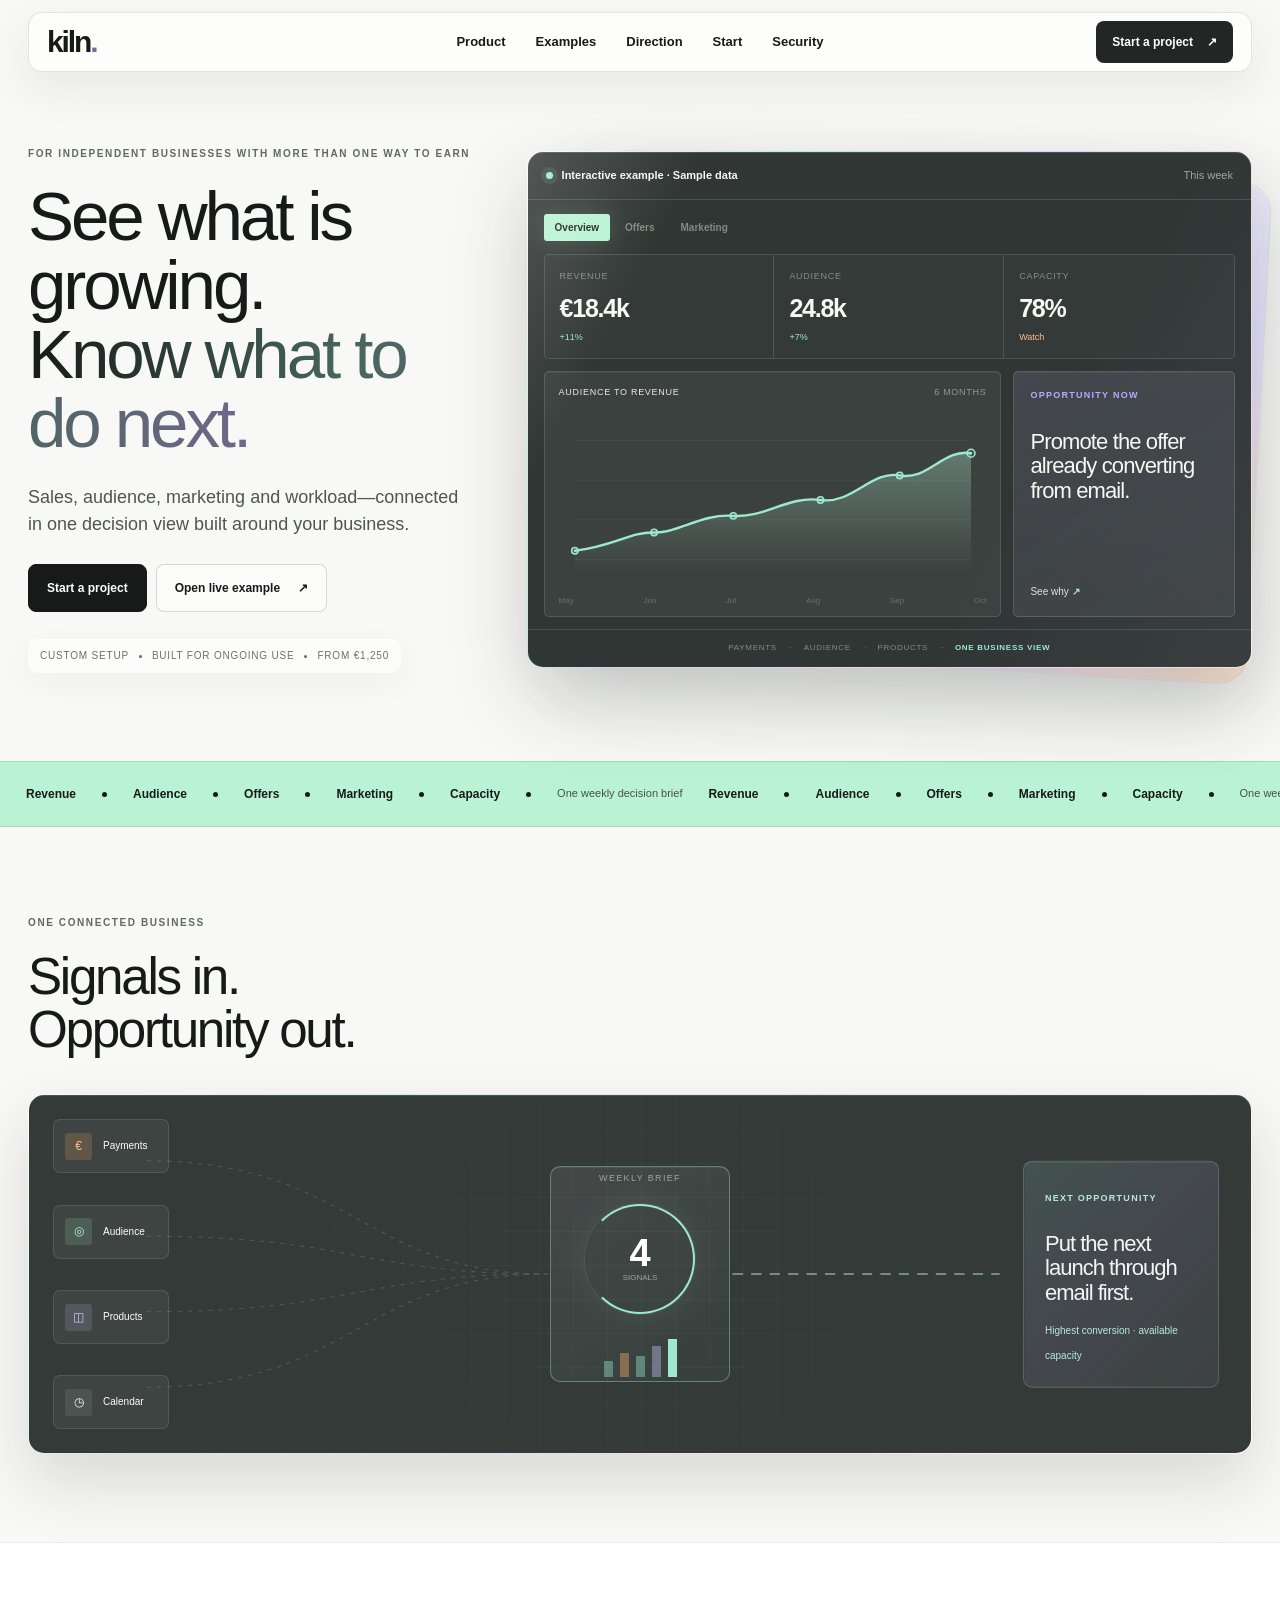
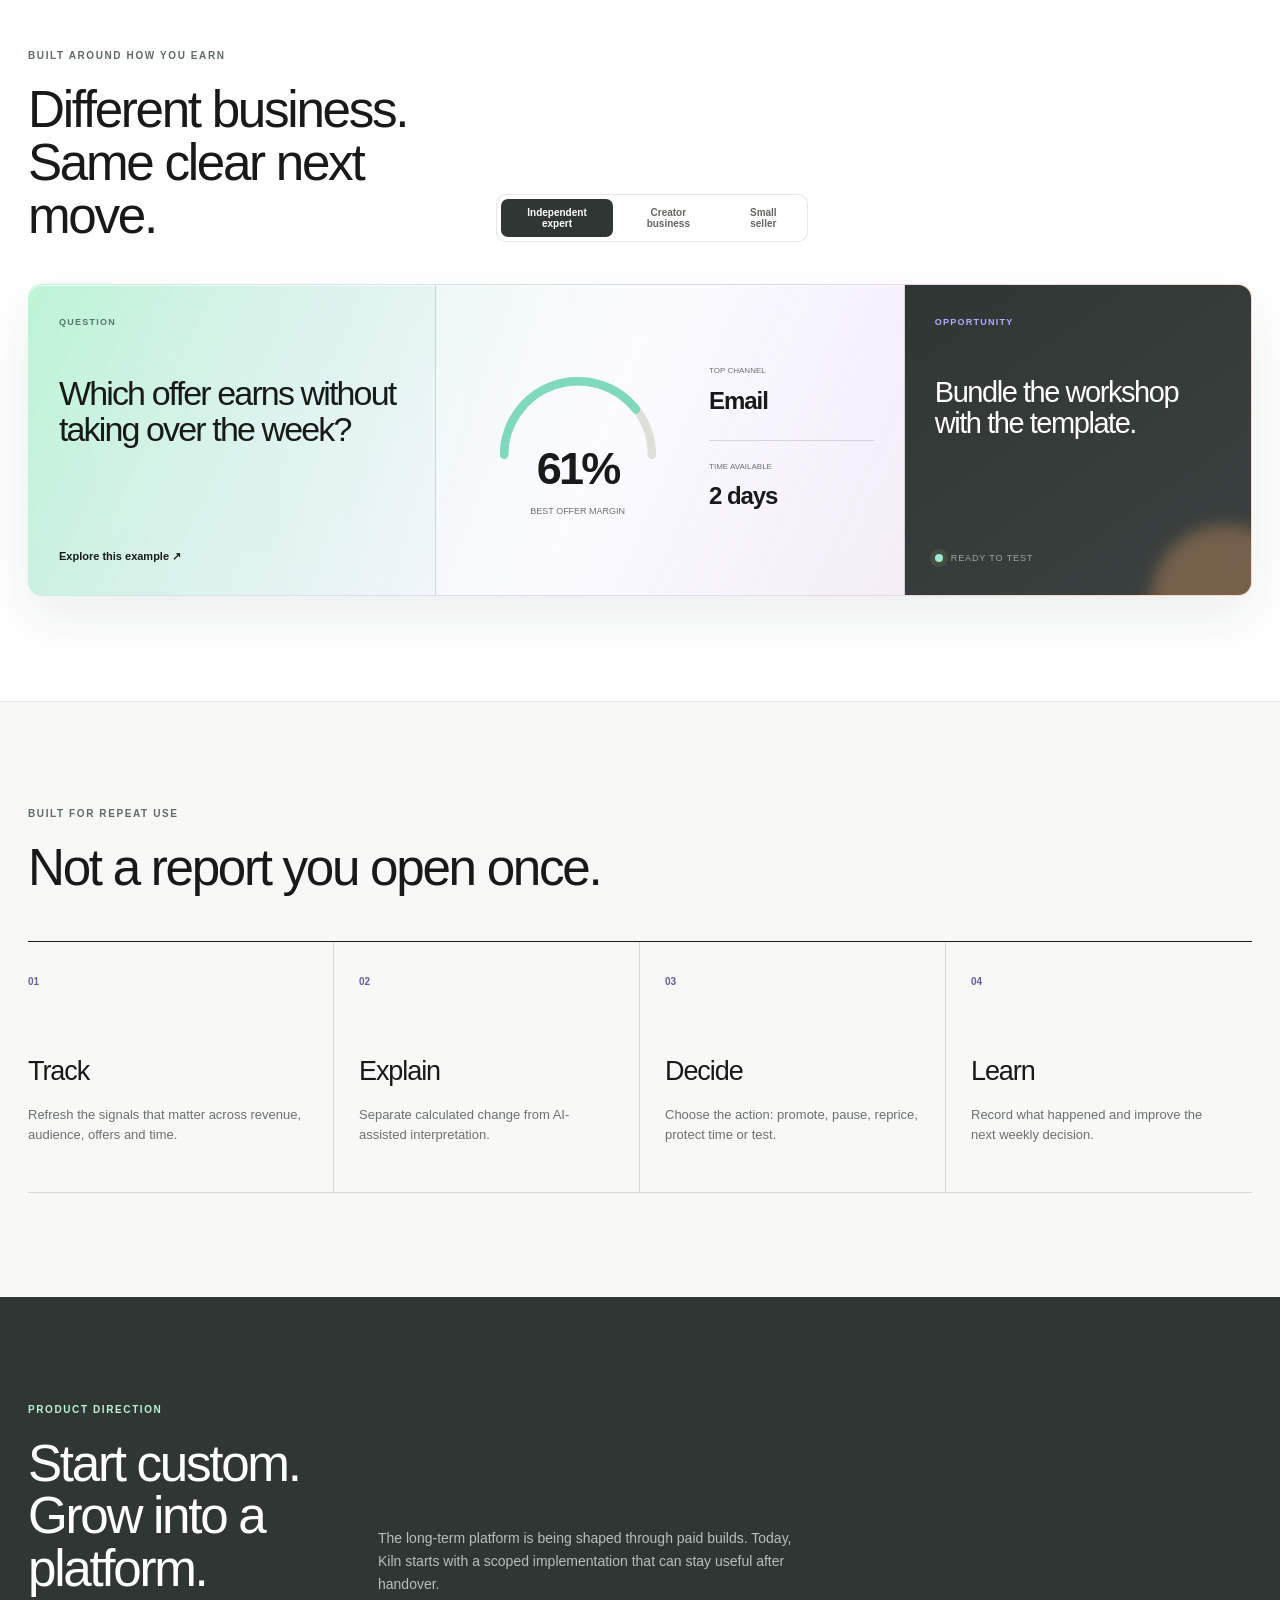
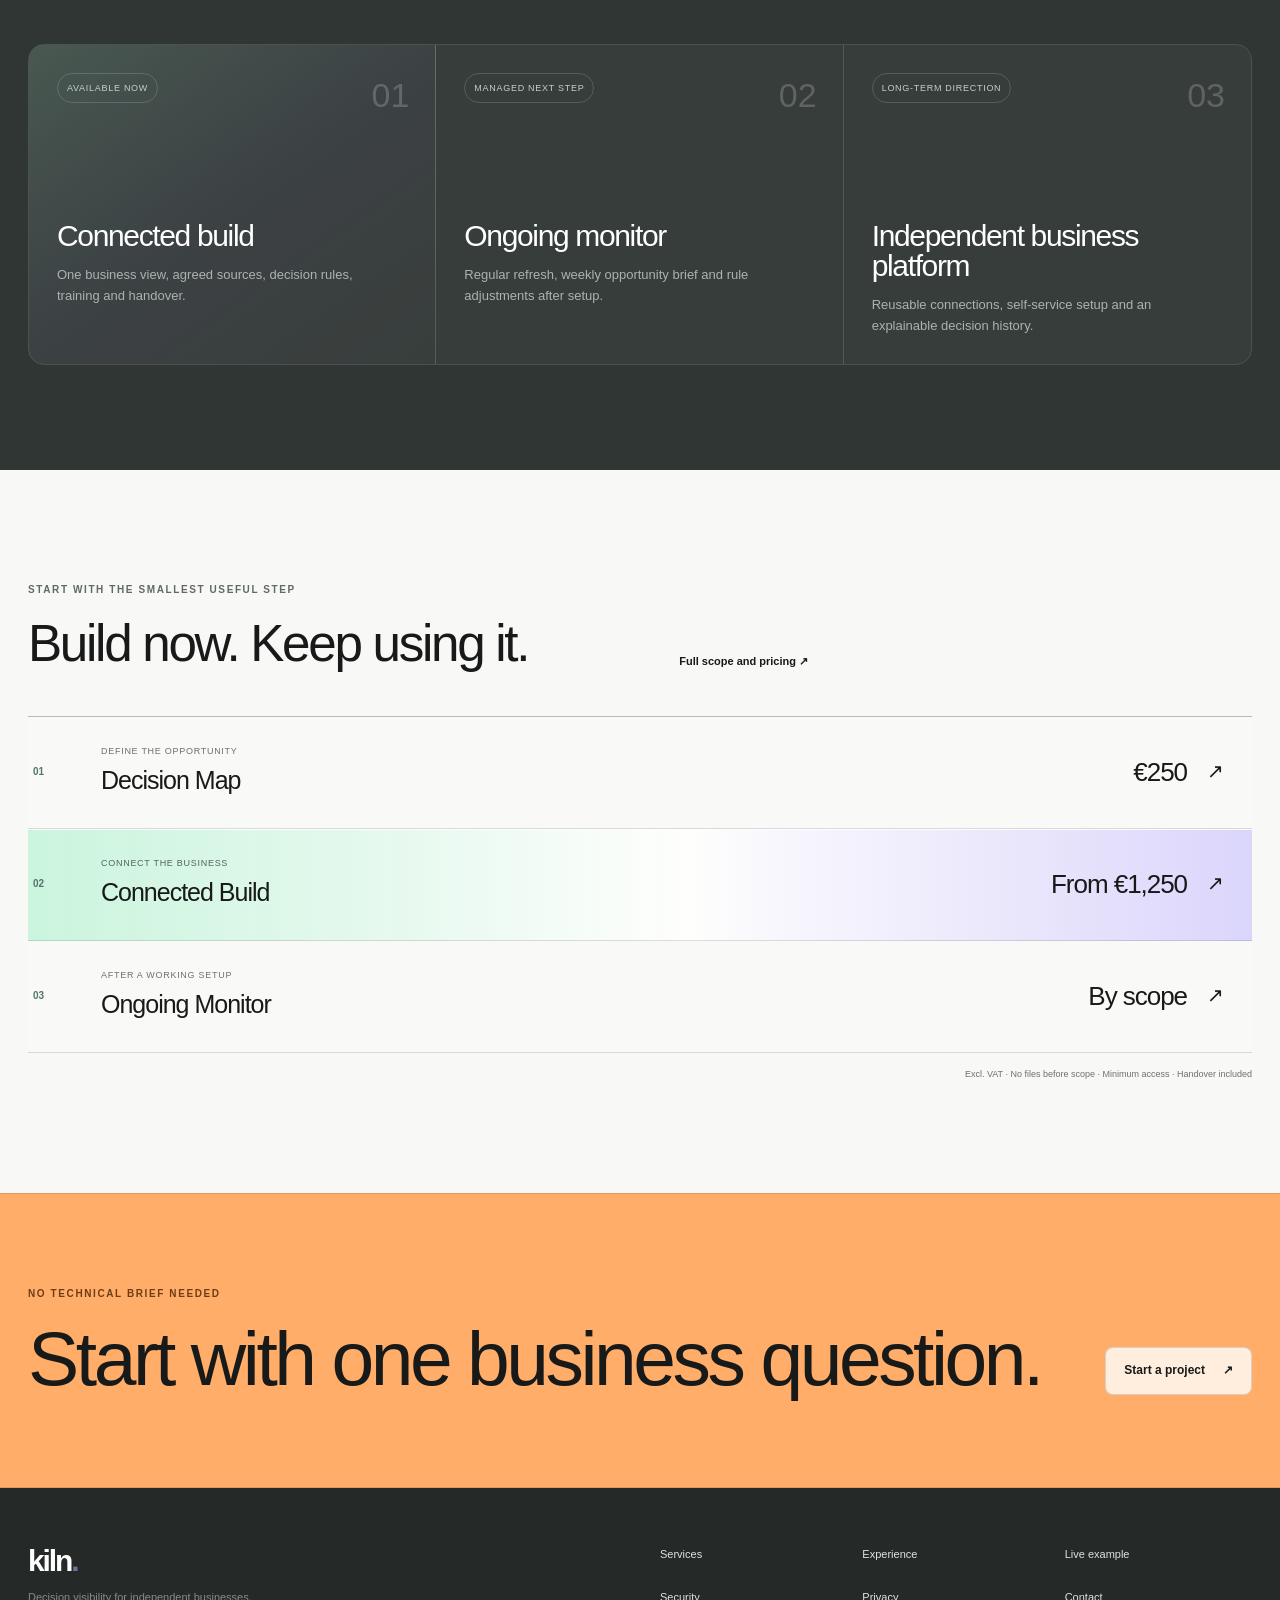
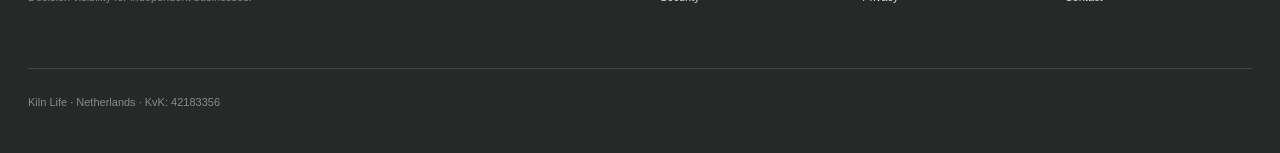
<file: index.html>
<!doctype html>
<html lang="en">
<head>
  <meta charset="utf-8">
  <meta name="viewport" content="width=device-width,initial-scale=1">
  <title>Kiln — The decision platform for independent businesses</title>
  <meta name="description" content="Kiln connects sales, audience, marketing and workload for independent businesses—so you can see what is growing, what is paying and what to do next.">
  <link rel="icon" href="favicon.svg" type="image/svg+xml">
  <meta property="og:type" content="website"><meta property="og:site_name" content="Kiln"><meta property="og:title" content="See what is growing. Know what to do next."><meta property="og:description" content="A connected business view for independent businesses with more than one way to earn."><meta property="og:url" content="https://kiln.life/"><meta property="og:image" content="https://kiln.life/og-card.png"><meta name="twitter:card" content="summary_large_image">
  <link rel="stylesheet" href="site.css">
</head>
<body class="home-v3">
  <header class="v3-nav v3-wrap">
    <a class="v3-brand" href="index.html" aria-label="Kiln home">kiln<span>.</span></a>
    <nav aria-label="Primary"><a href="#product">Product</a><a href="#examples">Examples</a><a href="#roadmap">Direction</a><a href="#pricing">Start</a><a href="security.html">Security</a></nav>
    <a class="v3-nav-cta" href="start.html">Start a project <span>↗</span></a>
  </header>

  <main>
    <section class="v3-hero v3-wrap">
      <div class="v3-hero-copy">
        <p class="v3-overline">For independent businesses with more than one way to earn</p>
        <h1>See what is growing.<br><em>Know what to do next.</em></h1>
        <p class="v3-lead">Sales, audience, marketing and workload—connected in one decision view built around your business.</p>
        <div class="v3-actions"><a class="v3-button v3-primary" href="start.html">Start a project</a><a class="v3-button v3-secondary" href="sample.html">Open live example <span>↗</span></a></div>
        <div class="v3-proofline"><span>Custom setup</span><i></i><span>Built for ongoing use</span><i></i><span>From €1,250</span></div>
      </div>

      <div class="v3-product" id="product" aria-label="Interactive independent business dashboard preview">
        <div class="v3-product-head"><div><span class="v3-live"></span><b>Interactive example · Sample data</b></div><span id="v3Period">This week</span></div>
        <div class="v3-view-tabs" role="tablist" aria-label="Dashboard view"><button class="active" type="button" data-view="overview" aria-selected="true">Overview</button><button type="button" data-view="offers" aria-selected="false">Offers</button><button type="button" data-view="marketing" aria-selected="false">Marketing</button></div>
        <div class="v3-kpi-row">
          <div><small id="v3LabelA">Revenue</small><strong id="v3ValueA">€18.4k</strong><span id="v3DeltaA">+11%</span></div>
          <div><small id="v3LabelB">Audience</small><strong id="v3ValueB">24.8k</strong><span id="v3DeltaB">+7%</span></div>
          <div><small id="v3LabelC">Capacity</small><strong id="v3ValueC">78%</strong><span id="v3DeltaC" class="warm">Watch</span></div>
        </div>
        <div class="v3-product-main">
          <div class="v3-chart-panel">
            <div class="v3-panel-label"><span id="v3ChartLabel">Audience to revenue</span><span>6 months</span></div>
            <svg class="v3-chart" viewBox="0 0 540 220" role="img" aria-label="Six month independent business trend chart"><defs><linearGradient id="areaGlow" x1="0" y1="0" x2="0" y2="1"><stop offset="0" stop-color="#B9F3D3" stop-opacity=".32"/><stop offset="1" stop-color="#B9F3D3" stop-opacity="0"/></linearGradient></defs><g class="v3-grid"><path d="M20 35H520M20 85H520M20 135H520M20 185H520"/></g><path id="v3Area" class="v3-area" d="M20 174 C70 168 90 150 120 151 S180 127 220 130 S290 104 330 110 S395 72 430 79 S485 45 520 51 L520 200 L20 200Z"/><path id="v3Line" class="v3-line" d="M20 174 C70 168 90 150 120 151 S180 127 220 130 S290 104 330 110 S395 72 430 79 S485 45 520 51"/><g class="v3-dots"><circle cx="20" cy="174" r="4"/><circle cx="120" cy="151" r="4"/><circle cx="220" cy="130" r="4"/><circle cx="330" cy="110" r="4"/><circle cx="430" cy="79" r="4"/><circle cx="520" cy="51" r="5"/></g></svg>
            <div class="v3-months"><span>May</span><span>Jun</span><span>Jul</span><span>Aug</span><span>Sep</span><span>Oct</span></div>
          </div>
          <div class="v3-decision-panel"><span>Opportunity now</span><strong id="v3Decision">Promote the offer already converting from email.</strong><a href="sample.html">See why <b>↗</b></a></div>
        </div>
        <div class="v3-signal-row" aria-hidden="true"><span>Payments</span><b>→</b><span>Audience</span><b>→</b><span>Products</span><b>→</b><strong>One business view</strong></div>
      </div>
    </section>

    <section class="v3-trust" aria-label="Connected business signals"><div class="v3-trust-window"><div class="v3-trust-track"><strong>Revenue</strong><i></i><strong>Audience</strong><i></i><strong>Offers</strong><i></i><strong>Marketing</strong><i></i><strong>Capacity</strong><i></i><span>One weekly decision brief</span><strong>Revenue</strong><i></i><strong>Audience</strong><i></i><strong>Offers</strong><i></i><strong>Marketing</strong><i></i><strong>Capacity</strong><i></i><span>One weekly decision brief</span></div></div></section>

    <section class="v3-system v3-wrap" aria-labelledby="system-title">
      <div class="v3-section-intro"><p class="v3-overline">One connected business</p><h2 id="system-title">Signals in.<br>Opportunity out.</h2></div>
      <div class="v3-flow-canvas">
        <div class="v3-flow-sources"><div><span class="v3-source-icon">€</span><p>Payments</p></div><div><span class="v3-source-icon">◎</span><p>Audience</p></div><div><span class="v3-source-icon">◫</span><p>Products</p></div><div><span class="v3-source-icon">◷</span><p>Calendar</p></div></div>
        <svg class="v3-connectors" viewBox="0 0 1160 400" preserveAspectRatio="none" aria-hidden="true"><path d="M100 62 C300 62 310 200 490 200"/><path d="M100 154 C300 154 310 200 490 200"/><path d="M100 246 C300 246 310 200 490 200"/><path d="M100 338 C300 338 310 200 490 200"/><path class="hot" d="M670 200 C790 200 820 200 930 200"/></svg>
        <div class="v3-flow-core"><span>Weekly brief</span><div class="v3-ring"><b>4</b><small>signals</small></div><div class="v3-mini-bars"><i style="height:38%"></i><i style="height:56%"></i><i style="height:48%"></i><i style="height:72%"></i><i style="height:88%"></i></div></div>
        <div class="v3-flow-output"><span>Next opportunity</span><strong>Put the next launch through email first.</strong><small>Highest conversion · available capacity</small></div>
      </div>
    </section>

    <section class="v3-examples" id="examples"><div class="v3-wrap">
      <div class="v3-section-intro v3-section-row"><div><p class="v3-overline">Built around how you earn</p><h2>Different business.<br>Same clear next move.</h2></div><div class="v3-audience-tabs" role="tablist" aria-label="Business example"><button class="active" type="button" data-example="expert" aria-selected="true">Independent expert</button><button type="button" data-example="creator" aria-selected="false">Creator business</button><button type="button" data-example="seller" aria-selected="false">Small seller</button></div></div>
      <div class="v3-example-stage">
        <div class="v3-example-question"><span>Question</span><h3 id="v3ExampleQuestion">Which offer earns without taking over the week?</h3><a id="v3ExampleLink" href="sample.html?business=expert">Explore this example ↗</a></div>
        <div class="v3-example-visual"><div class="v3-gauge"><svg viewBox="0 0 180 100" aria-hidden="true"><path d="M20 88 A70 70 0 0 1 160 88"/><path id="v3Gauge" class="fill" d="M20 88 A70 70 0 0 1 145 45"/></svg><strong id="v3ExampleMain">61%</strong><small id="v3ExampleMainLabel">best offer margin</small></div><div class="v3-example-metrics"><div><small id="v3ExampleLabel2">Top channel</small><strong id="v3ExampleValue2">Email</strong></div><div><small id="v3ExampleLabel3">Time available</small><strong id="v3ExampleValue3">2 days</strong></div></div></div>
        <div class="v3-example-decision"><span>Opportunity</span><strong id="v3ExampleDecision">Bundle the workshop with the template.</strong><div class="v3-action-state"><i></i><small>Ready to test</small></div></div>
      </div>
    </div></section>

    <section class="v3-loop v3-wrap" aria-labelledby="loop-title">
      <div class="v3-section-intro"><p class="v3-overline">Built for repeat use</p><h2 id="loop-title">Not a report you open once.</h2></div>
      <div class="v3-loop-grid"><article><span>01</span><strong>Track</strong><p>Refresh the signals that matter across revenue, audience, offers and time.</p></article><article><span>02</span><strong>Explain</strong><p>Separate calculated change from AI-assisted interpretation.</p></article><article><span>03</span><strong>Decide</strong><p>Choose the action: promote, pause, reprice, protect time or test.</p></article><article><span>04</span><strong>Learn</strong><p>Record what happened and improve the next weekly decision.</p></article></div>
    </section>

    <section class="v3-roadmap" id="roadmap"><div class="v3-wrap">
      <div class="v3-section-intro v3-section-row"><div><p class="v3-overline">Product direction</p><h2>Start custom.<br>Grow into a platform.</h2></div><p class="v3-roadmap-note">The long-term platform is being shaped through paid builds. Today, Kiln starts with a scoped implementation that can stay useful after handover.</p></div>
      <div class="v3-roadmap-grid"><article class="current"><span>Available now</span><b>01</b><h3>Connected build</h3><p>One business view, agreed sources, decision rules, training and handover.</p></article><article><span>Managed next step</span><b>02</b><h3>Ongoing monitor</h3><p>Regular refresh, weekly opportunity brief and rule adjustments after setup.</p></article><article><span>Long-term direction</span><b>03</b><h3>Independent business platform</h3><p>Reusable connections, self-service setup and an explainable decision history.</p></article></div>
    </div></section>

    <section class="v3-pricing v3-wrap" id="pricing" aria-labelledby="pricing-title">
      <div class="v3-section-intro v3-section-row"><div><p class="v3-overline">Start with the smallest useful step</p><h2 id="pricing-title">Build now. Keep using it.</h2></div><a href="services.html">Full scope and pricing ↗</a></div>
      <div class="v3-price-row"><a href="services.html#map"><span>01</span><div><small>Define the opportunity</small><strong>Decision Map</strong></div><b>€250</b><i>↗</i></a><a class="recommended" href="services.html#build"><span>02</span><div><small>Connect the business</small><strong>Connected Build</strong></div><b>From €1,250</b><i>↗</i></a><a href="services.html#monitor"><span>03</span><div><small>After a working setup</small><strong>Ongoing Monitor</strong></div><b>By scope</b><i>↗</i></a></div>
      <p class="v3-vat">Excl. VAT · No files before scope · Minimum access · Handover included</p>
    </section>

    <section class="v3-close"><div class="v3-wrap v3-close-inner"><div><p class="v3-overline">No technical brief needed</p><h2>Start with one business question.</h2></div><a class="v3-button v3-light" href="start.html">Start a project <span>↗</span></a></div></section>
  </main>

  <footer class="v3-footer"><div class="v3-wrap"><div><a class="v3-brand" href="index.html">kiln<span>.</span></a><p>Decision visibility for independent businesses.</p></div><div class="v3-footer-links"><a href="services.html">Services</a><a href="work.html">Experience</a><a href="sample.html">Live example</a><a href="security.html">Security</a><a href="privacy.html">Privacy</a><a href="start.html">Contact</a></div><p class="v3-legal">Kiln Life · Netherlands · KvK: 42183356</p></div></footer>

  <script>
    (() => {
      const views={overview:{period:'This week',labels:['Revenue','Audience','Capacity'],values:['€18.4k','24.8k','78%'],deltas:['+11%','+7%','Watch'],chart:'Audience to revenue',decision:'Promote the offer already converting from email.',line:'M20 174 C70 168 90 150 120 151 S180 127 220 130 S290 104 330 110 S395 72 430 79 S485 45 520 51',area:'M20 174 C70 168 90 150 120 151 S180 127 220 130 S290 104 330 110 S395 72 430 79 S485 45 520 51 L520 200 L20 200Z'},offers:{period:'Current offers',labels:['Best offer','Margin','Repeat buyers'],values:['Workshop','61%','32%'],deltas:['+18%','Healthy','+6 pts'],chart:'Offer contribution',decision:'Bundle the workshop with the template.',line:'M20 182 C80 179 85 165 120 165 S185 150 220 142 S295 121 330 116 S390 96 430 78 S486 68 520 40',area:'M20 182 C80 179 85 165 120 165 S185 150 220 142 S295 121 330 116 S390 96 430 78 S486 68 520 40 L520 200 L20 200Z'},marketing:{period:'Last 30 days',labels:['Email revenue','New sign-ups','Social conversion'],values:['€6.8k','1.9k','2.4%'],deltas:['Best channel','+24%','Below email'],chart:'Channel to customer',decision:'Build the next campaign around tutorial content.',line:'M20 165 C65 155 85 139 120 136 S185 113 220 105 S286 82 330 77 S398 49 430 45 S487 36 520 34',area:'M20 165 C65 155 85 139 120 136 S185 113 220 105 S286 82 330 77 S398 49 430 45 S487 36 520 34 L520 200 L20 200Z'}};
      const suffixes=['A','B','C'];
      const viewButtons=[...document.querySelectorAll('.v3-view-tabs button')];let viewIndex=0,viewTimer;
      const setView=(button)=>{const view=views[button.dataset.view];viewButtons.forEach(item=>{const on=item===button;item.classList.toggle('active',on);item.setAttribute('aria-selected',String(on))});document.getElementById('v3Period').textContent=view.period;suffixes.forEach((suffix,index)=>{document.getElementById('v3Label'+suffix).textContent=view.labels[index];document.getElementById('v3Value'+suffix).textContent=view.values[index];document.getElementById('v3Delta'+suffix).textContent=view.deltas[index]});document.getElementById('v3ChartLabel').textContent=view.chart;document.getElementById('v3Decision').textContent=view.decision;document.getElementById('v3Line').setAttribute('d',view.line);document.getElementById('v3Area').setAttribute('d',view.area);const product=document.querySelector('.v3-product');product.classList.remove('is-changing');void product.offsetWidth;product.classList.add('is-changing')};
      const startViewMotion=()=>{if(matchMedia('(prefers-reduced-motion: reduce)').matches)return;clearInterval(viewTimer);viewTimer=setInterval(()=>{viewIndex=(viewIndex+1)%viewButtons.length;setView(viewButtons[viewIndex])},3800)};
      viewButtons.forEach((button,index)=>button.addEventListener('click',()=>{viewIndex=index;setView(button);clearInterval(viewTimer);setTimeout(startViewMotion,9000)}));startViewMotion();
      const examples={expert:{question:'Which offer earns without taking over the week?',main:'61%',mainLabel:'best offer margin',label2:'Top channel',value2:'Email',label3:'Time available',value3:'2 days',decision:'Bundle the workshop with the template.',href:'sample.html?business=expert',gauge:'M20 88 A70 70 0 0 1 145 45'},creator:{question:'Which content is turning attention into revenue?',main:'3.4×',mainLabel:'email conversion',label2:'Growing format',value2:'Tutorials',label3:'Best income',value3:'Sponsors',decision:'Build the next launch around tutorials.',href:'sample.html?business=creator',gauge:'M20 88 A70 70 0 0 1 151 55'},seller:{question:'Which product deserves the next campaign?',main:'47%',mainLabel:'top product margin',label2:'Repeat buyers',value2:'28%',label3:'Stock cover',value3:'5 weeks',decision:'Promote the high-margin bundle first.',href:'sample.html?business=seller',gauge:'M20 88 A70 70 0 0 1 139 37'}};
      document.querySelectorAll('.v3-audience-tabs button').forEach(button=>button.addEventListener('click',()=>{const x=examples[button.dataset.example];document.querySelectorAll('.v3-audience-tabs button').forEach(item=>{const on=item===button;item.classList.toggle('active',on);item.setAttribute('aria-selected',String(on))});document.getElementById('v3ExampleQuestion').textContent=x.question;document.getElementById('v3ExampleMain').textContent=x.main;document.getElementById('v3ExampleMainLabel').textContent=x.mainLabel;document.getElementById('v3ExampleLabel2').textContent=x.label2;document.getElementById('v3ExampleValue2').textContent=x.value2;document.getElementById('v3ExampleLabel3').textContent=x.label3;document.getElementById('v3ExampleValue3').textContent=x.value3;document.getElementById('v3ExampleDecision').textContent=x.decision;document.getElementById('v3ExampleLink').href=x.href;document.getElementById('v3Gauge').setAttribute('d',x.gauge)}));
    })();
  </script>
</body>
</html>
</file>
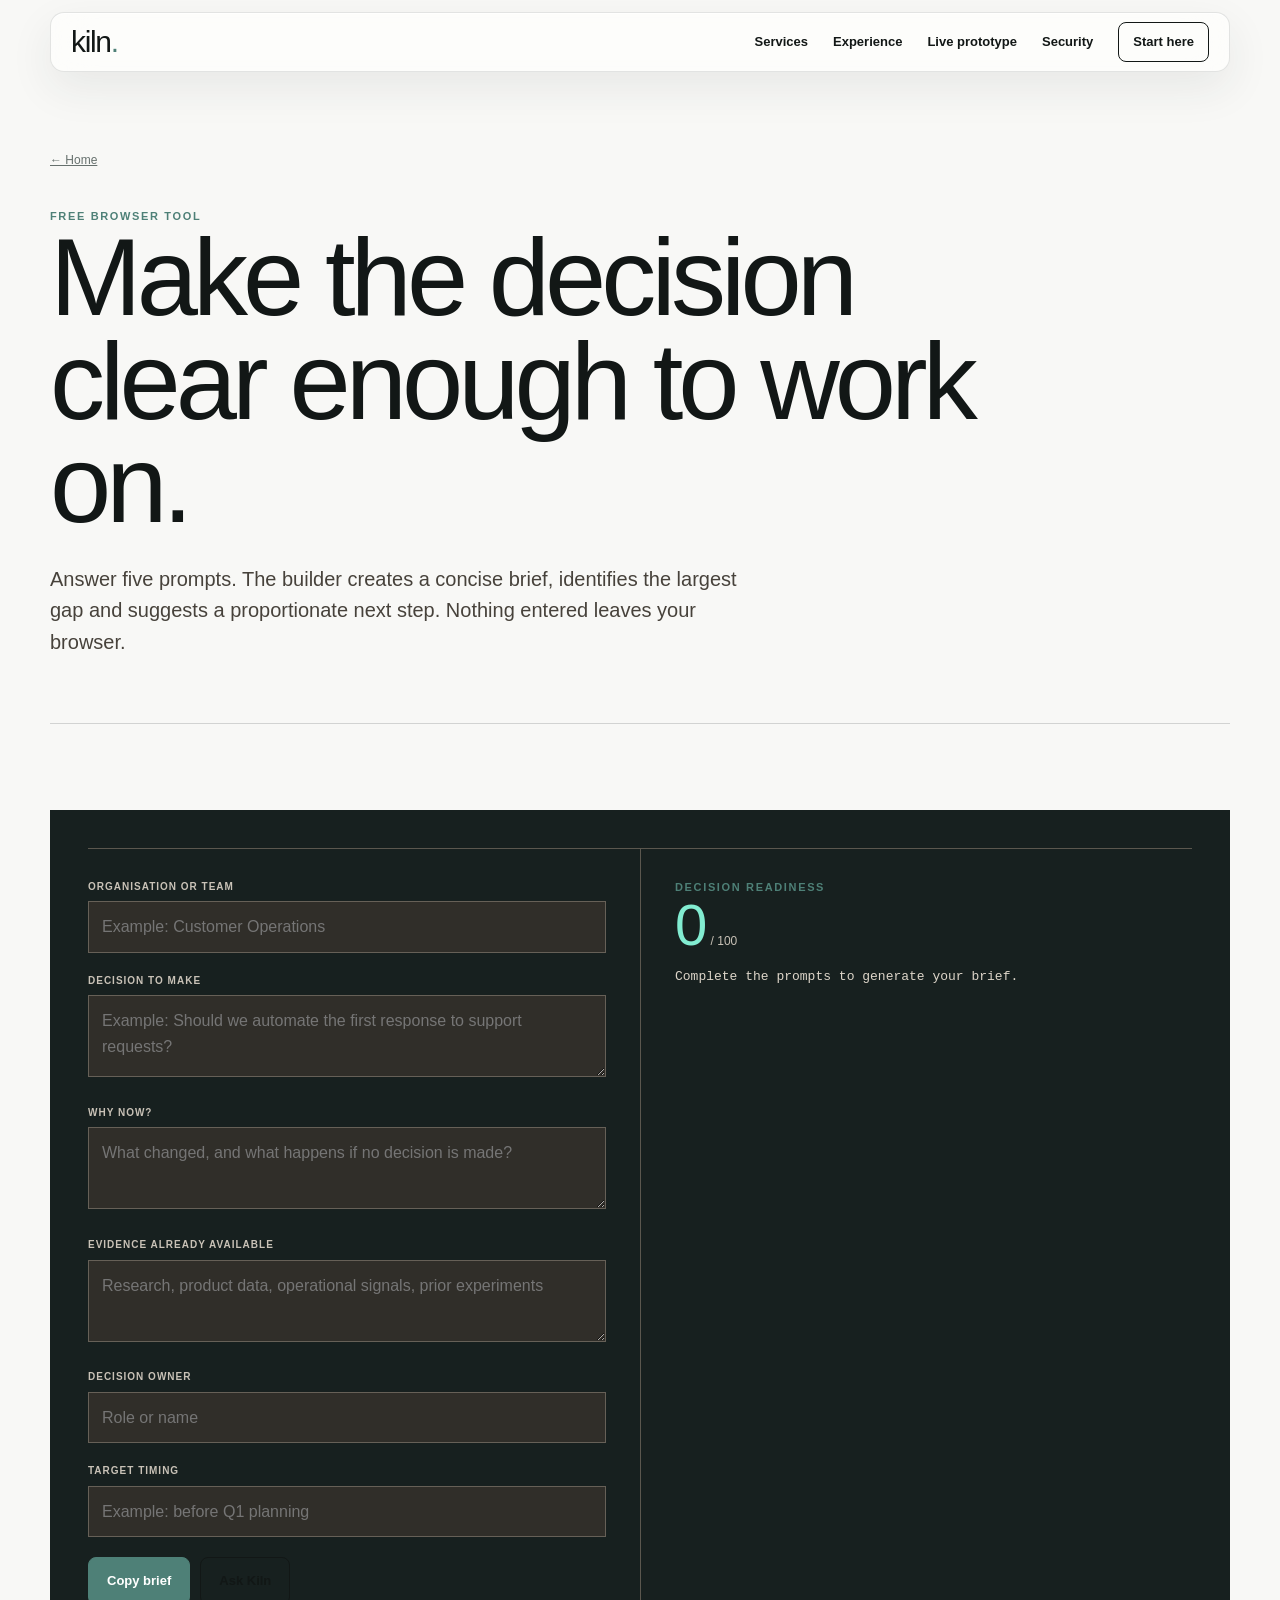
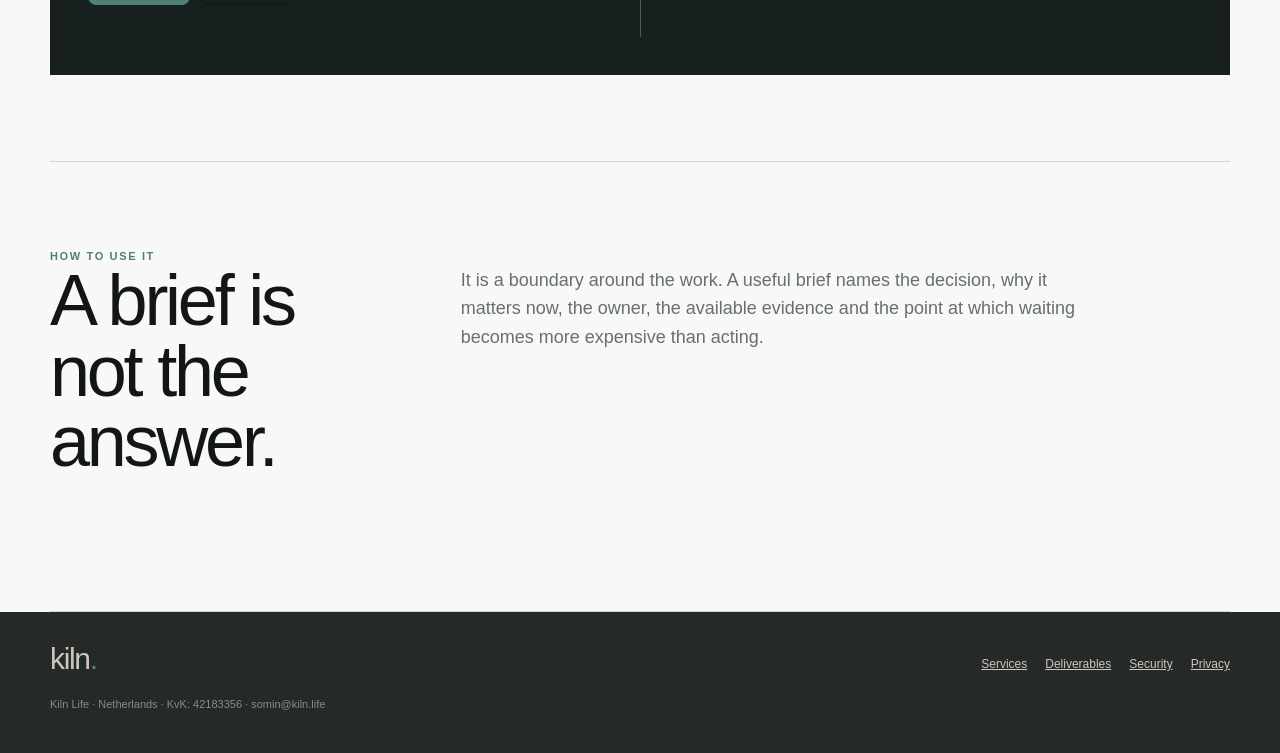
<file: brief.html>
<!doctype html><html lang="en"><head><meta charset="utf-8"><meta name="viewport" content="width=device-width,initial-scale=1"><title>Decision brief builder — kiln.</title><meta name="description" content="Build a concise product or AI decision brief in your browser. Nothing entered is sent to Kiln."><link rel="stylesheet" href="site.css"></head><body><header class="wrap top"><a class="brand" href="index.html">kiln<span>.</span></a><nav><a href="services.html">Services</a><a href="work.html">Experience</a><a href="sample.html">Live prototype</a><a href="security.html">Security</a><a class="nav-cta" href="start.html">Start here</a></nav></header><main><section class="wrap page-hero"><a class="crumb" href="index.html">← Home</a><p class="eyebrow">Free browser tool</p><h1>Make the decision clear enough to work on.</h1><p class="lead">Answer five prompts. The builder creates a concise brief, identifies the largest gap and suggests a proportionate next step. Nothing entered leaves your browser.</p></section><section class="wrap section"><div class="tool-shell"><div class="tool-grid"><form class="tool-form" id="briefForm"><div class="field"><label for="org">Organisation or team</label><input id="org" placeholder="Example: Customer Operations"></div><div class="field"><label for="decision">Decision to make</label><textarea id="decision" placeholder="Example: Should we automate the first response to support requests?"></textarea></div><div class="field"><label for="why">Why now?</label><textarea id="why" placeholder="What changed, and what happens if no decision is made?"></textarea></div><div class="field"><label for="evidence">Evidence already available</label><textarea id="evidence" placeholder="Research, product data, operational signals, prior experiments"></textarea></div><div class="field"><label for="owner">Decision owner</label><input id="owner" placeholder="Role or name"></div><div class="field"><label for="timing">Target timing</label><input id="timing" placeholder="Example: before Q1 planning"></div><div class="actions"><button class="button clay" type="button" id="copyBrief">Copy brief</button><a class="button" href="start.html">Ask Kiln</a></div><p class="small" id="copyStatus" role="status"></p></form><div class="tool-result"><p class="eyebrow">Decision readiness</p><div class="score"><span id="score">0</span><small style="font:12px var(--sans);color:#c9c2b7"> / 100</small></div><pre id="briefOutput">Complete the prompts to generate your brief.</pre></div></div></div></section><section class="wrap section"><div class="section-head"><div><p class="kicker">How to use it</p><h2>A brief is not the answer.</h2></div><p>It is a boundary around the work. A useful brief names the decision, why it matters now, the owner, the available evidence and the point at which waiting becomes more expensive than acting.</p></div></section></main><footer><div class="wrap"><div class="footer-grid"><a class="brand" href="index.html">kiln<span>.</span></a><div class="footer-links"><a href="services.html">Services</a><a href="deliverables.html">Deliverables</a><a href="security.html">Security</a><a href="privacy.html">Privacy</a></div></div><p class="legal">Kiln Life · Netherlands · KvK: 42183356 · somin@kiln.life</p></div></footer><script>(()=>{const ids=['org','decision','why','evidence','owner','timing'];const out=document.getElementById('briefOutput'),score=document.getElementById('score'),status=document.getElementById('copyStatus');const val=(id,f='[Not specified]')=>document.getElementById(id).value.trim()||f;function update(){const filled=ids.filter(id=>document.getElementById(id).value.trim()).length;const decisionWords=val('decision','').split(/\s+/).filter(Boolean).length;const whyWords=val('why','').split(/\s+/).filter(Boolean).length;let n=Math.round((filled/ids.length)*75)+(decisionWords>=6?15:0)+(whyWords>=6?10:0);n=Math.min(100,n);score.textContent=n;if(!filled){out.textContent='Complete the prompts to generate your brief.';return}let gap='The evidence needed to compare options.';if(!val('decision',''))gap='A specific decision statement.';else if(!val('owner',''))gap='A named decision owner.';else if(!val('why',''))gap='The cost of waiting or reason to act now.';else if(!val('evidence',''))gap='The evidence already available.';else if(!val('timing',''))gap='A decision deadline.';let next=n<50?'Clarify the brief internally or request a Dashboard Diagnostic.':n<85?'Use a Dashboard Diagnostic to define the useful numbers and sources.':'The brief is ready to discuss as a scoped business dashboard.';out.textContent=`DECISION BRIEF\n\nOrganisation / team\n${val('org')}\n\nDecision to make\n${val('decision')}\n\nWhy now\n${val('why')}\n\nEvidence available\n${val('evidence')}\n\nDecision owner\n${val('owner')}\n\nTarget timing\n${val('timing')}\n\nLargest current gap\n${gap}\n\nProportionate next step\n${next}`;}ids.forEach(id=>document.getElementById(id).addEventListener('input',update));document.getElementById('copyBrief').addEventListener('click',async()=>{update();try{await navigator.clipboard.writeText(out.textContent);status.textContent='Copied to clipboard.'}catch(e){status.textContent='Select the generated text to copy it.'}setTimeout(()=>status.textContent='',1800)});})();</script></body></html>
</file>
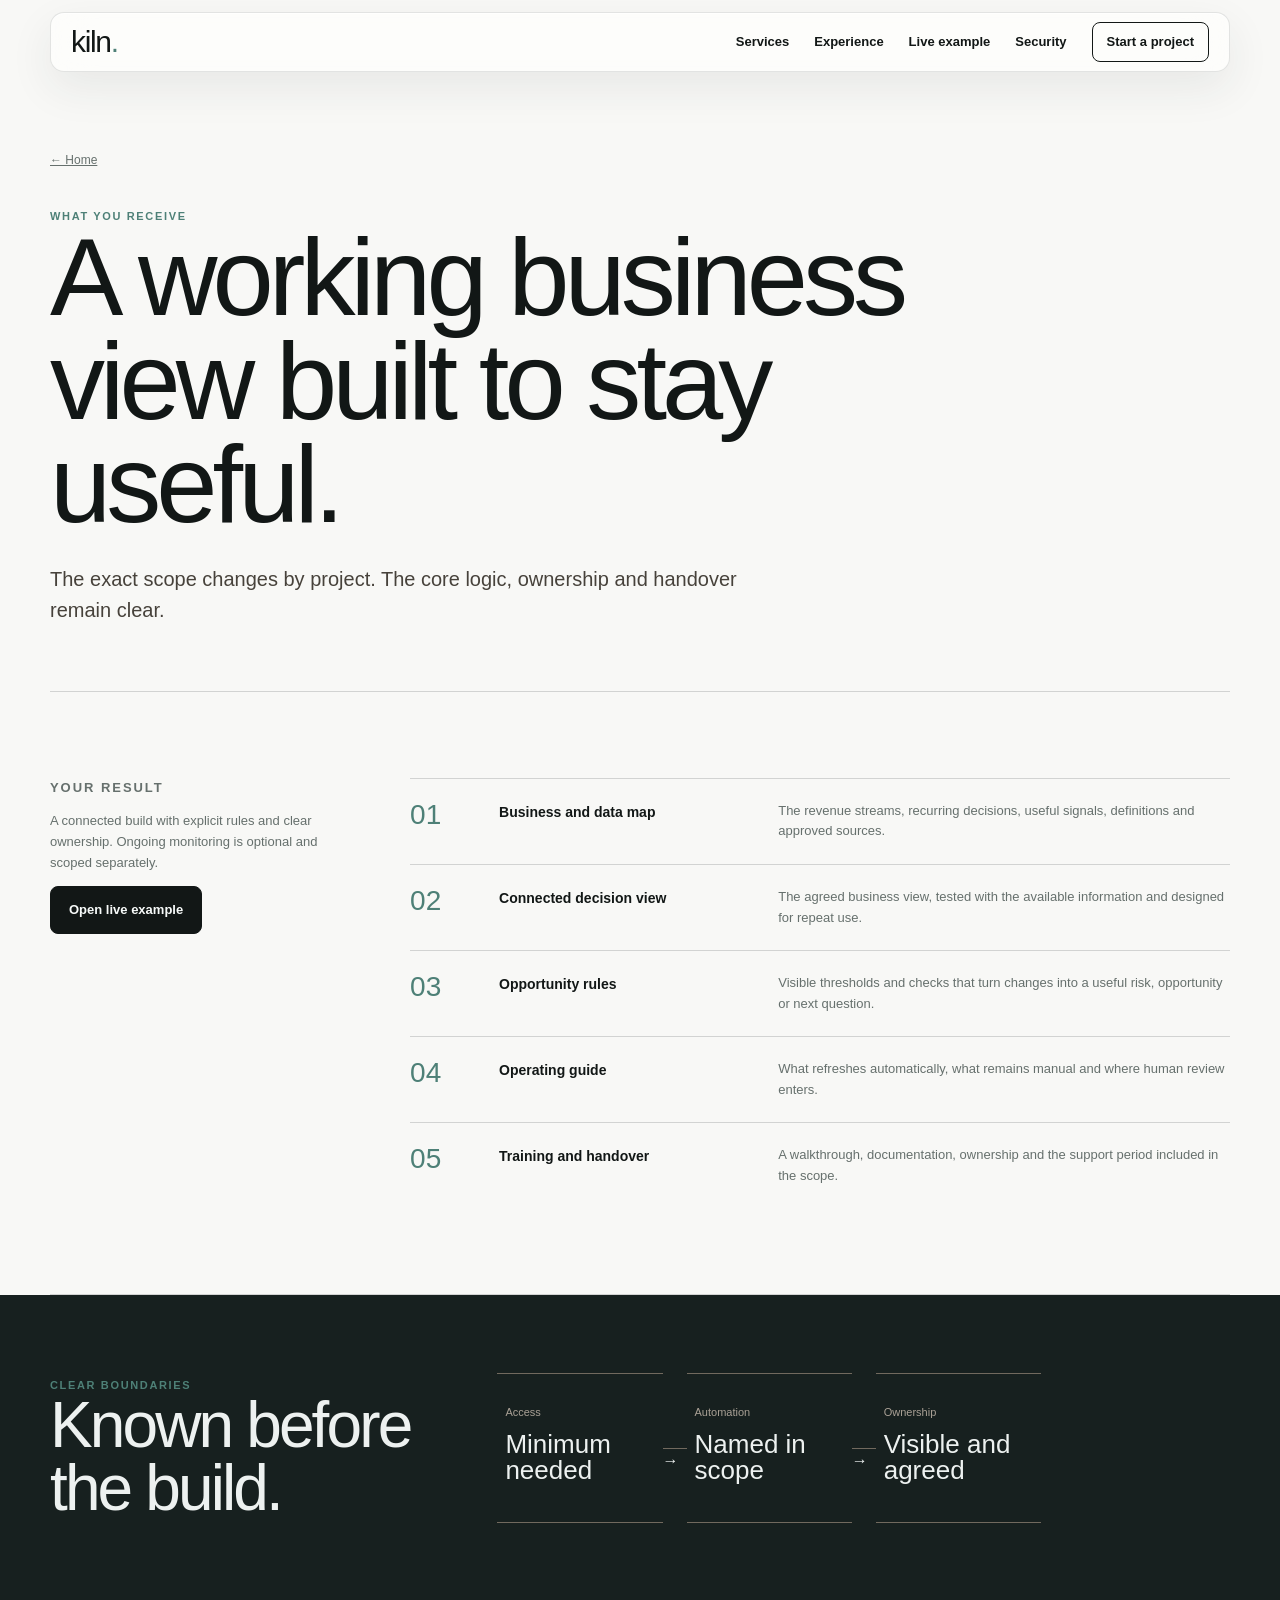
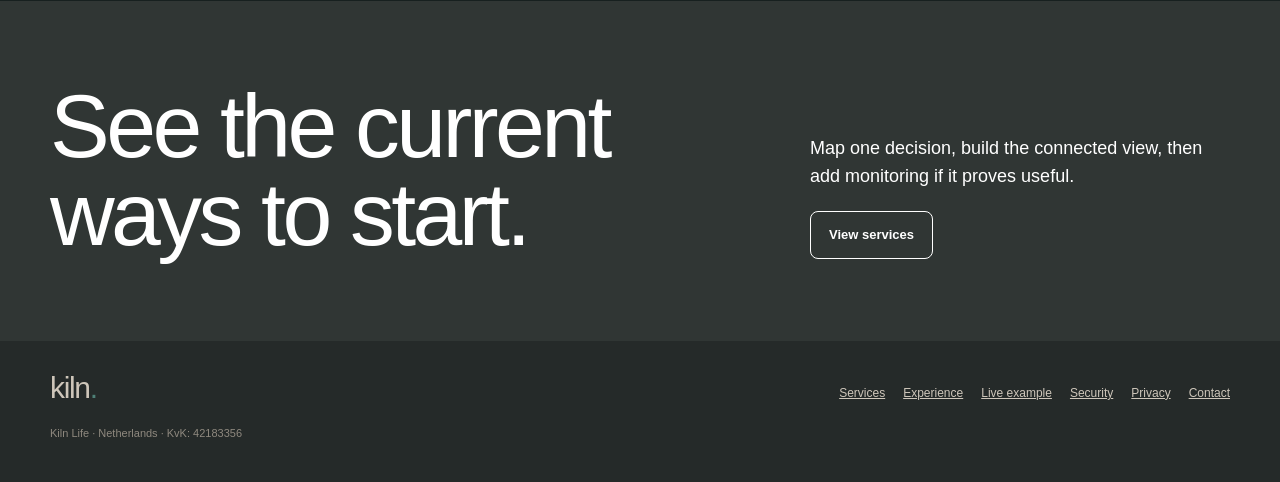
<file: deliverables.html>
<!doctype html>
<html lang="en">
<head><meta charset="utf-8"><meta name="viewport" content="width=device-width,initial-scale=1"><title>What you receive — Kiln</title><meta name="description" content="The connected business view, decision rules, operating guide and handover included in a Kiln build."><link rel="icon" href="favicon.svg" type="image/svg+xml"><meta property="og:type" content="website"><meta property="og:site_name" content="Kiln"><meta property="og:title" content="What you receive — Kiln"><meta property="og:image" content="https://kiln.life/og-card.png"><link rel="stylesheet" href="site.css"></head>
<body>
<header class="wrap top"><a class="brand" href="index.html">kiln<span>.</span></a><nav aria-label="Primary"><a href="services.html">Services</a><a href="work.html">Experience</a><a href="sample.html">Live example</a><a href="security.html">Security</a><a class="nav-cta" href="start.html">Start a project</a></nav></header>
<main>
<section class="wrap page-hero"><a class="crumb" href="index.html">← Home</a><p class="eyebrow">What you receive</p><h1>A working business view built to stay useful.</h1><p class="lead">The exact scope changes by project. The core logic, ownership and handover remain clear.</p></section>
<section class="wrap section"><div class="content-grid"><aside class="side-note"><p class="kicker">Your result</p><p>A connected build with explicit rules and clear ownership. Ongoing monitoring is optional and scoped separately.</p><a class="button primary" href="sample.html">Open live example</a></aside><div>
  <div class="deliverable-row"><span>01</span><strong>Business and data map</strong><p>The revenue streams, recurring decisions, useful signals, definitions and approved sources.</p></div>
  <div class="deliverable-row"><span>02</span><strong>Connected decision view</strong><p>The agreed business view, tested with the available information and designed for repeat use.</p></div>
  <div class="deliverable-row"><span>03</span><strong>Opportunity rules</strong><p>Visible thresholds and checks that turn changes into a useful risk, opportunity or next question.</p></div>
  <div class="deliverable-row"><span>04</span><strong>Operating guide</strong><p>What refreshes automatically, what remains manual and where human review enters.</p></div>
  <div class="deliverable-row"><span>05</span><strong>Training and handover</strong><p>A walkthrough, documentation, ownership and the support period included in the scope.</p></div>
</div></div></section>
<section class="decision-band"><div class="wrap decision-band-grid"><div><p class="eyebrow">Clear boundaries</p><h2>Known before the build.</h2></div><div class="decision-flow"><div class="flow-step"><span>Access</span><strong>Minimum needed</strong></div><b class="flow-line">→</b><div class="flow-step"><span>Automation</span><strong>Named in scope</strong></div><b class="flow-line">→</b><div class="flow-step"><span>Ownership</span><strong>Visible and agreed</strong></div></div></div></section>
<section class="final-cta"><div class="wrap final-grid"><h2>See the current ways to start.</h2><div><p>Map one decision, build the connected view, then add monitoring if it proves useful.</p><a class="button" href="services.html">View services</a></div></div></section>
</main>
<footer><div class="wrap"><div class="footer-grid"><a class="brand" href="index.html">kiln<span>.</span></a><div class="footer-links"><a href="services.html">Services</a><a href="work.html">Experience</a><a href="sample.html">Live example</a><a href="security.html">Security</a><a href="privacy.html">Privacy</a><a href="start.html">Contact</a></div></div><p class="legal">Kiln Life · Netherlands · KvK: 42183356</p></div></footer>
</body></html>
</file>
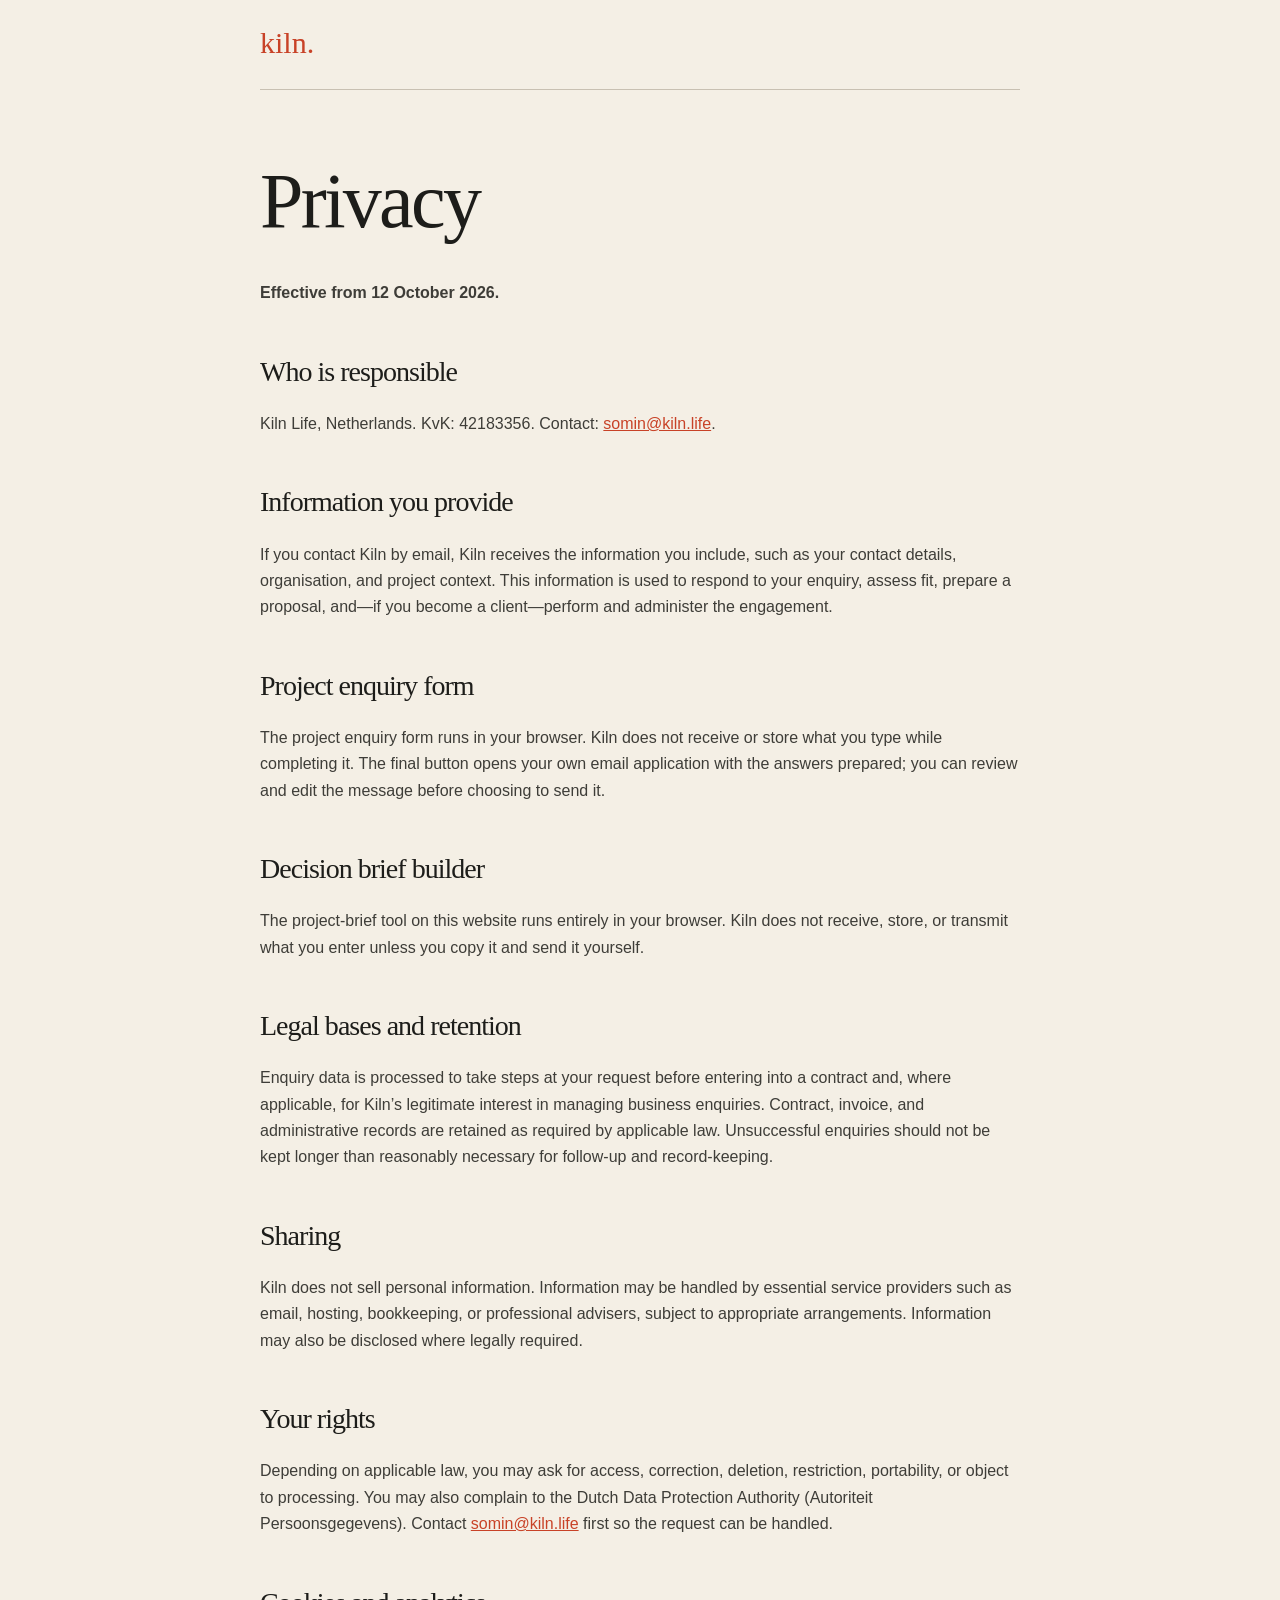
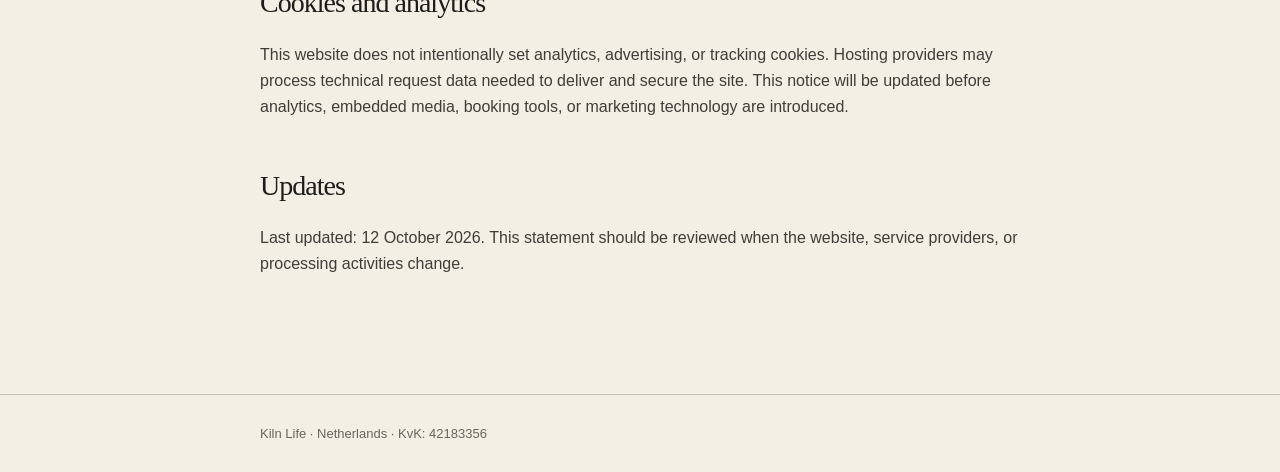
<file: privacy.html>
<!doctype html><html lang="en"><head><meta charset="utf-8"><meta name="viewport" content="width=device-width,initial-scale=1"><meta name="robots" content="noindex"><title>Privacy — Kiln</title><style>:root{--paper:#f4efe5;--ink:#1d1d1a;--muted:#68665f;--line:#c8c0b2;--ember:#c84227;--serif:"Iowan Old Style","Palatino Linotype",Palatino,Georgia,serif;--sans:"Avenir Next",Avenir,"Helvetica Neue",Helvetica,Arial,sans-serif}*{box-sizing:border-box}body{margin:0;background:var(--paper);color:var(--ink);font:16px/1.65 var(--sans)}.wrap{width:min(760px,calc(100% - 40px));margin:auto}.top{padding:28px 0;border-bottom:1px solid var(--line)}.brand{font:30px/1 var(--serif);text-decoration:none}.brand span,a{color:var(--ember)}main{padding:72px 0 100px}h1,h2{font-family:var(--serif);font-weight:500;letter-spacing:-.035em}h1{font-size:clamp(48px,8vw,78px);line-height:1;margin:0 0 40px}h2{font-size:28px;margin:42px 0 10px}p,li{color:#3e3d38}footer{border-top:1px solid var(--line);padding:28px 0;color:var(--muted);font-size:13px}</style></head><body><header class="wrap top"><a class="brand" href="index.html">kiln<span>.</span></a></header><main class="wrap"><h1>Privacy</h1><p><strong>Effective from 12 October 2026.</strong></p><h2>Who is responsible</h2><p>Kiln Life, Netherlands. KvK: 42183356. Contact: <a href="mailto:somin@kiln.life">somin@kiln.life</a>.</p><h2>Information you provide</h2><p>If you contact Kiln by email, Kiln receives the information you include, such as your contact details, organisation, and project context. This information is used to respond to your enquiry, assess fit, prepare a proposal, and—if you become a client—perform and administer the engagement.</p><h2>Project enquiry form</h2><p>The project enquiry form runs in your browser. Kiln does not receive or store what you type while completing it. The final button opens your own email application with the answers prepared; you can review and edit the message before choosing to send it.</p><h2>Decision brief builder</h2><p>The project-brief tool on this website runs entirely in your browser. Kiln does not receive, store, or transmit what you enter unless you copy it and send it yourself.</p><h2>Legal bases and retention</h2><p>Enquiry data is processed to take steps at your request before entering into a contract and, where applicable, for Kiln’s legitimate interest in managing business enquiries. Contract, invoice, and administrative records are retained as required by applicable law. Unsuccessful enquiries should not be kept longer than reasonably necessary for follow-up and record-keeping.</p><h2>Sharing</h2><p>Kiln does not sell personal information. Information may be handled by essential service providers such as email, hosting, bookkeeping, or professional advisers, subject to appropriate arrangements. Information may also be disclosed where legally required.</p><h2>Your rights</h2><p>Depending on applicable law, you may ask for access, correction, deletion, restriction, portability, or object to processing. You may also complain to the Dutch Data Protection Authority (Autoriteit Persoonsgegevens). Contact <a href="mailto:somin@kiln.life">somin@kiln.life</a> first so the request can be handled.</p><h2>Cookies and analytics</h2><p>This website does not intentionally set analytics, advertising, or tracking cookies. Hosting providers may process technical request data needed to deliver and secure the site. This notice will be updated before analytics, embedded media, booking tools, or marketing technology are introduced.</p><h2>Updates</h2><p>Last updated: 12 October 2026. This statement should be reviewed when the website, service providers, or processing activities change.</p></main><footer><div class="wrap">Kiln Life · Netherlands · KvK: 42183356</div></footer></body></html>
</file>
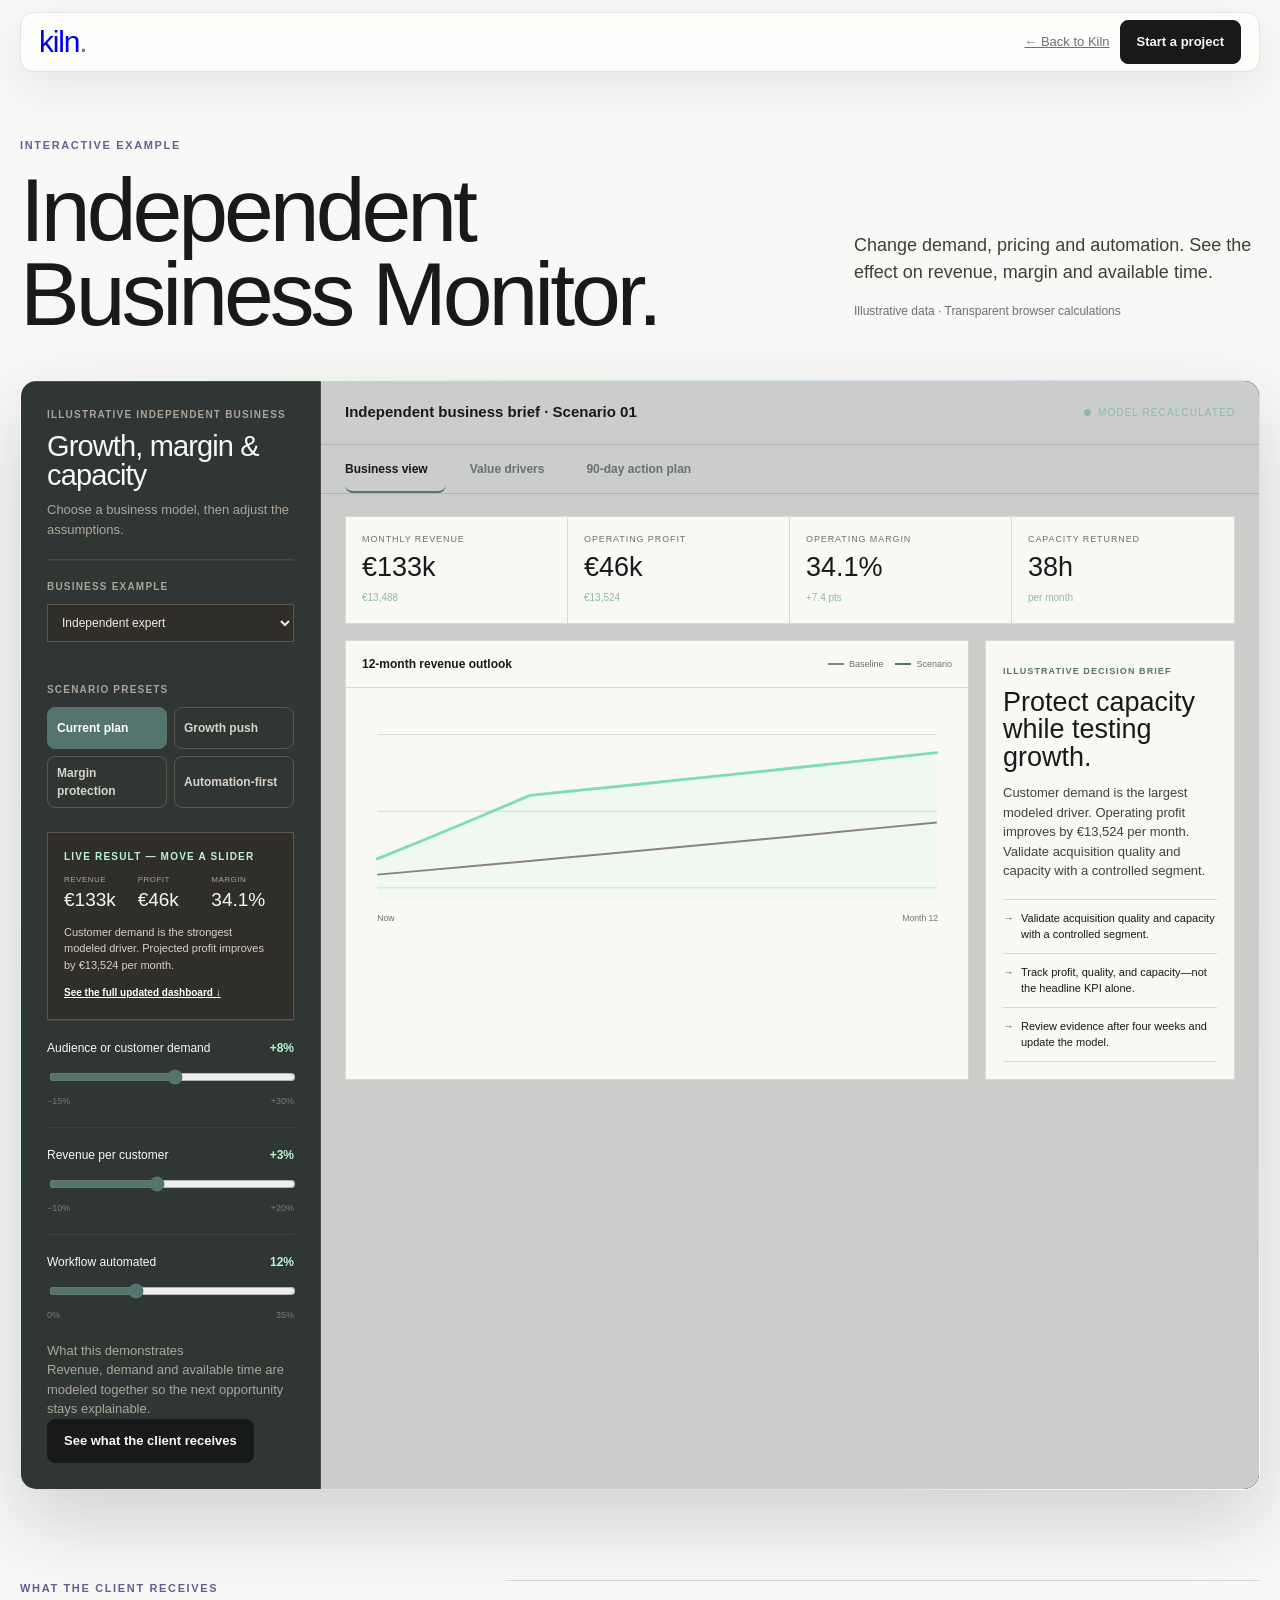
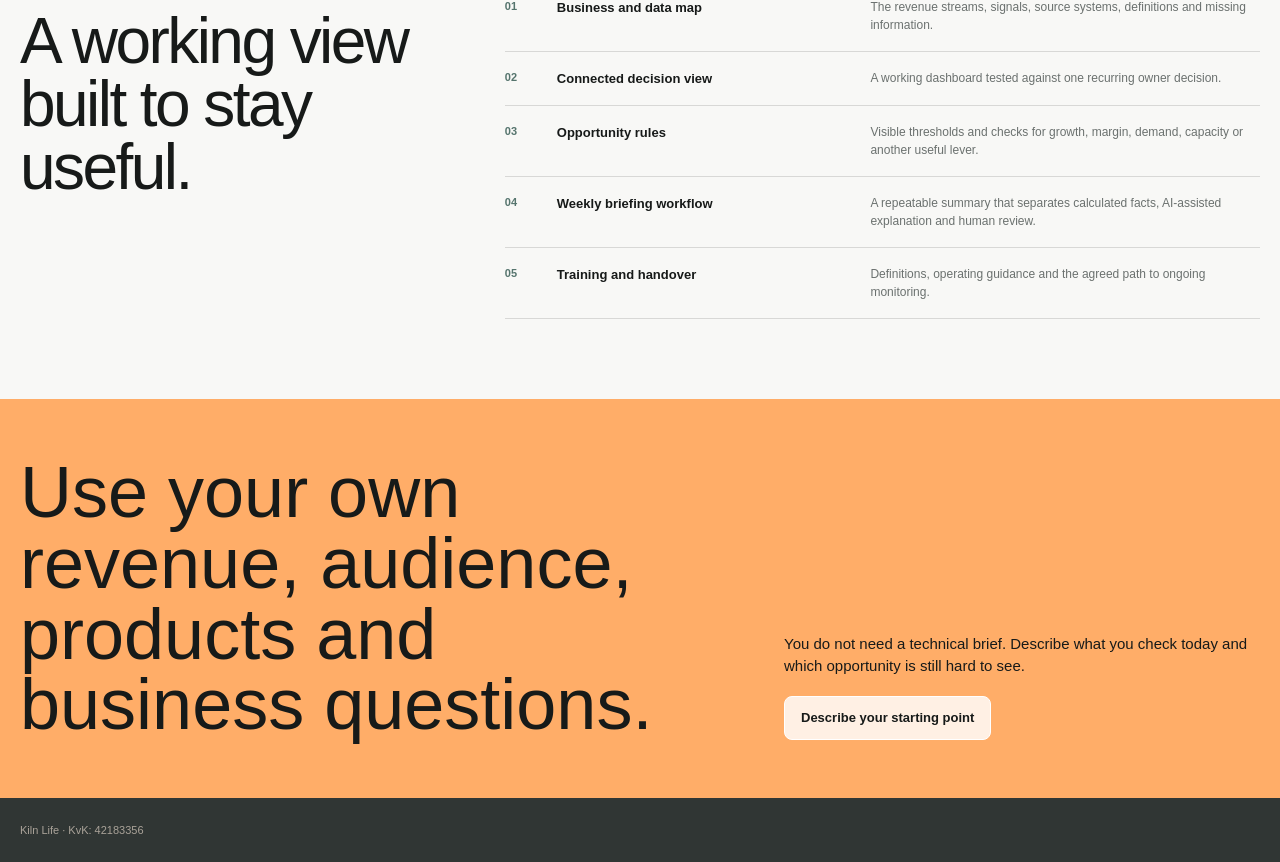
<file: sample.html>
<!doctype html>
<html lang="en">
<head>
  <meta charset="utf-8">
  <meta name="viewport" content="width=device-width,initial-scale=1">
  <meta name="description" content="Interactive Kiln example connecting revenue, audience, offers and capacity for an independent business.">
  <meta name="theme-color" content="#F1F1EE">
  <title>Interactive Independent Business Monitor — Kiln</title>
  <style>
    :root{--paper:rgba(255,255,255,.56);--paper-2:#F1F1EE;--cream:#F8F8F5;--ink:#171A19;--muted:#6B716F;--line:rgba(23,26,25,.14);--coal:#303634;--coal-2:rgba(255,255,255,.055);--ember:#55746D;--green:#8FB9AE;--serif:-apple-system,BlinkMacSystemFont,"Helvetica Neue",Helvetica,Arial,sans-serif;--sans:-apple-system,BlinkMacSystemFont,"Helvetica Neue",Helvetica,Arial,sans-serif}
    *{box-sizing:border-box}html{scroll-behavior:smooth}body{margin:0;background:var(--paper-2);color:var(--ink);font:15px/1.5 var(--sans)}button,a,input{font:inherit}button{cursor:pointer}.wrap{width:min(1280px,calc(100% - 40px));margin:auto}.top{height:72px;display:flex;align-items:center;justify-content:space-between;border-bottom:1px solid var(--line)}.brand{font:30px/1 var(--serif);letter-spacing:-.04em;text-decoration:none}.brand span{color:var(--ember)}.top-actions{display:flex;align-items:center;gap:10px}.text-link{font-size:13px;color:var(--muted)}.button{min-height:44px;display:inline-flex;align-items:center;justify-content:center;padding:0 16px;border:1px solid var(--ink);background:transparent;color:var(--ink);text-decoration:none;font-weight:700;font-size:13px}.button.primary{background:var(--ink);color:var(--cream)}.button:hover{border-color:var(--ember);color:var(--ember)}.button.primary:hover{background:var(--ember);color:#fff}.intro{display:grid;grid-template-columns:1.3fr .7fr;gap:80px;padding:65px 0 44px}.eyebrow{text-transform:uppercase;letter-spacing:.15em;font-size:11px;font-weight:800;color:var(--ember);margin:0 0 14px}.intro h1{font:500 clamp(50px,7vw,94px)/.94 var(--serif);letter-spacing:-.045em;margin:0;max-width:900px}.intro-side{align-self:end}.intro-side p{font-size:18px;color:#403e39;margin:0 0 16px}.note{font-size:12px!important;color:var(--muted)!important}.system{display:grid;grid-template-columns:300px minmax(0,1fr);border:1px solid #4d4941;background:var(--coal);margin-bottom:30px;box-shadow:0 24px 70px rgba(49,38,24,.12)}.controls{color:var(--cream);padding:26px;border-right:1px solid #4d4941}.controls-head{padding-bottom:20px;border-bottom:1px solid #4d4941}.controls h2{font:500 29px/1.02 var(--serif);letter-spacing:-.03em;margin:6px 0 9px}.controls p{margin:0;color:#aca69a;font-size:13px}.label{display:block;text-transform:uppercase;letter-spacing:.12em;font-size:10px;font-weight:800;color:#aaa399;margin-bottom:10px}.presets{padding:22px 0 6px}.preset-grid{display:grid;grid-template-columns:1fr 1fr;gap:7px}.preset{min-height:42px;padding:7px 9px;border:1px solid #5b574e;background:transparent;color:#d9d3c7;font-size:12px;text-align:left}.preset:hover,.preset.active{border-color:var(--ember);background:var(--ember);color:#fff}.control{padding:18px 0;border-top:1px solid #45423b}.control-head{display:flex;justify-content:space-between;gap:15px;margin-bottom:10px;font-size:12px}.control output{color:#a5cec4;font-weight:800}.control input{width:100%;accent-color:var(--ember)}.business-profile select{width:100%;border:1px solid #5b574e;background:#302e29;color:#f3ebdd;padding:10px;font:12px var(--sans);border-radius:0}.control-scale{display:flex;justify-content:space-between;color:#817b70;font-size:9px;margin-top:4px}.live-impact{margin-top:18px;padding:16px;border:1px solid #5b574e;background:#302e29}.live-impact .label{color:#a5cec4}.live-impact-grid{display:grid;grid-template-columns:repeat(3,1fr);gap:8px}.live-impact-grid span{display:block;color:#aaa399;font-size:8px;text-transform:uppercase;letter-spacing:.06em}.live-impact-grid strong{display:block;color:var(--cream);font:500 19px/1.1 var(--serif);margin-top:4px}.live-impact p{margin:13px 0 0;color:#d8d0c4;font-size:11px}.live-impact a{display:inline-block;margin-top:12px;color:#fff;font-size:10px;font-weight:800}.control-footer{margin-top:10px;padding-top:20px;border-top:1px solid #4d4941}.control-footer p{margin:0 0 14px}.dashboard{background:var(--paper);min-width:0}.dash-top{min-height:64px;padding:0 24px;display:flex;align-items:center;justify-content:space-between;border-bottom:1px solid var(--line);gap:16px}.dash-title{font-weight:800}.status{font-size:10px;text-transform:uppercase;letter-spacing:.11em;color:var(--green)}.status:before{content:"";display:inline-block;width:7px;height:7px;border-radius:50%;background:var(--green);margin-right:7px;animation:pulse 2s infinite}.tabs{display:flex;border-bottom:1px solid var(--line);padding:0 24px}.tab{border:0;border-bottom:2px solid transparent;background:transparent;padding:15px 18px 13px 0;margin-right:24px;font-weight:800;color:var(--muted);font-size:12px}.tab.active{border-color:var(--ember);color:var(--ink)}.panel{display:none;padding:22px 24px 26px}.panel.active{display:block}.metrics{display:grid;grid-template-columns:repeat(4,1fr);border:1px solid var(--line);background:var(--cream)}.metric{padding:16px;border-right:1px solid var(--line)}.metric:last-child{border-right:0}.metric span{display:block;font-size:9px;text-transform:uppercase;letter-spacing:.1em;color:var(--muted)}.metric strong{display:block;font:500 27px/1.05 var(--serif);margin:7px 0 3px}.metric small{font-size:10px;color:var(--green)}.overview-grid{display:grid;grid-template-columns:minmax(0,1.45fr) minmax(250px,.55fr);gap:16px;margin-top:16px}.card{border:1px solid var(--line);background:var(--cream)}.card-head{display:flex;align-items:center;justify-content:space-between;gap:14px;padding:14px 16px;border-bottom:1px solid var(--line)}.card-head h3{font-size:12px;margin:0}.legend{display:flex;gap:12px;color:var(--muted);font-size:9px}.legend span:before{content:"";display:inline-block;width:16px;height:2px;background:#89847b;margin-right:5px;vertical-align:middle}.legend .scenario:before{background:var(--ember)}.chart-wrap{padding:8px 14px 10px}.chart{width:100%;height:240px;overflow:visible}.grid-line{stroke:#ddd6ca;stroke-width:1}.baseline-line{stroke:#89847b;stroke-width:2;fill:none}.scenario-line{stroke:var(--ember);stroke-width:3;fill:none;stroke-linecap:round;stroke-linejoin:round;stroke-dasharray:1200;animation:draw 1s ease both}.scenario-area{fill:rgba(78,128,119,.09)}.axis{font:9px var(--sans);fill:#777168}.brief{display:flex;flex-direction:column}.brief-body{padding:17px}.brief-tag{font-size:9px;text-transform:uppercase;letter-spacing:.12em;color:var(--ember);font-weight:800}.brief h3{font:500 27px/1.02 var(--serif);margin:8px 0 12px}.brief p{font-size:13px;margin:0;color:#45423d}.brief ul{list-style:none;margin:18px 0 0;padding:0;border-top:1px solid var(--line)}.brief li{padding:10px 0;border-bottom:1px solid var(--line);font-size:11px;display:grid;grid-template-columns:18px 1fr}.brief li:before{content:"→";color:var(--ember)}.drivers{display:grid;grid-template-columns:1fr .75fr;gap:16px}.driver-chart,.assumptions{border:1px solid var(--line);background:var(--cream);padding:20px}.driver-row{display:grid;grid-template-columns:120px 1fr 70px;gap:12px;align-items:center;margin:18px 0}.driver-name{font-size:12px;font-weight:700}.track{height:13px;background:#e2dbcf;position:relative}.bar{height:100%;background:var(--ember);width:40%;transition:width .25s ease}.driver-value{text-align:right;font-weight:800;font-size:12px}.assumptions h3,.driver-chart h3{font:500 27px/1 var(--serif);margin:0 0 18px}.assumption{padding:12px 0;border-top:1px solid var(--line)}.assumption strong{display:block;font-size:11px}.assumption span{font-size:11px;color:var(--muted)}.plan{display:grid;grid-template-columns:repeat(3,1fr);border:1px solid var(--line);background:var(--cream)}.phase{padding:22px;border-right:1px solid var(--line);min-height:320px}.phase:last-child{border-right:0}.phase-num{font:500 39px/1 var(--serif);color:var(--ember)}.phase h3{font:500 25px/1 var(--serif);margin:24px 0 12px}.phase p{font-size:12px;color:var(--muted)}.phase ul{padding-left:17px;font-size:12px}.receive{display:grid;grid-template-columns:.72fr 1.28fr;gap:60px;padding:60px 0 80px}.receive h2{font:500 clamp(40px,5vw,68px)/.98 var(--serif);letter-spacing:-.04em;margin:0}.receive-list{border-top:1px solid var(--line)}.receive-item{display:grid;grid-template-columns:38px 1fr 1.3fr;gap:14px;padding:17px 0;border-bottom:1px solid var(--line);align-items:start}.receive-item span{color:var(--ember);font-weight:800;font-size:11px}.receive-item strong{font-size:13px}.receive-item p{font-size:12px;color:var(--muted);margin:0}.bottom-cta{background:var(--ember);color:#fff;padding:58px 0}.bottom-grid{display:grid;grid-template-columns:1.2fr .8fr;gap:50px;align-items:end}.bottom-cta h2{font:500 clamp(40px,6vw,72px)/.98 var(--serif);margin:0}.bottom-cta p{margin:0 0 18px}.bottom-cta .button{border-color:#fff;color:#fff}.bottom-cta .button:hover{background:#fff;color:var(--ember)}footer{background:var(--coal);color:#aaa399;padding:24px 0;font-size:11px}.footer-row{display:flex;justify-content:space-between;gap:20px}@keyframes draw{from{stroke-dashoffset:1200}to{stroke-dashoffset:0}}@keyframes pulse{50%{opacity:.35}}
    @media(max-width:900px){.intro,.receive,.bottom-grid{grid-template-columns:1fr;gap:28px}.system{grid-template-columns:1fr}.controls{border-right:0;border-bottom:1px solid #4d4941}.overview-grid,.drivers{grid-template-columns:1fr}.plan{grid-template-columns:1fr}.phase{border-right:0;border-bottom:1px solid var(--line);min-height:0}.phase:last-child{border-bottom:0}}
    @media(max-width:650px){.wrap{width:min(100% - 28px,1280px)}.top-actions .text-link,.top-actions .print{display:none}.intro{padding:44px 0 30px}.intro h1{font-size:52px}.controls{padding:22px}.dash-top,.tabs{padding-left:15px;padding-right:15px}.tabs{overflow-x:auto}.tab{white-space:nowrap}.panel{padding:15px}.metrics{grid-template-columns:repeat(2,1fr)}.metric:nth-child(2){border-right:0}.metric:nth-child(-n+2){border-bottom:1px solid var(--line)}.chart{height:190px}.receive-item{grid-template-columns:28px 1fr}.receive-item p{grid-column:2}.footer-row{display:block}.footer-row span{display:block;margin-top:5px}}
    body{background:#f8f8f6}.top{position:sticky;z-index:20;top:12px;height:60px;margin-top:12px;padding:0 18px;border:1px solid rgba(90,96,94,.16);border-radius:14px;background:rgba(255,255,253,.66);box-shadow:0 16px 44px rgba(43,48,47,.08),inset 0 1px 0 rgba(255,255,255,.95);backdrop-filter:blur(20px) saturate(130%)}.button,.tab,.preset{border-radius:8px}.system{position:relative;border:1px solid transparent;border-radius:16px;background:linear-gradient(#303634,#303634) padding-box,linear-gradient(125deg,rgba(255,255,255,.58),rgba(185,243,211,.72),rgba(201,192,255,.58),rgba(255,173,104,.4),rgba(255,255,255,.14)) border-box;box-shadow:0 32px 78px rgba(35,41,39,.18),inset 0 1px 0 rgba(255,255,255,.12);overflow:hidden}.system:after{content:"";position:absolute;z-index:3;left:-35%;top:-45%;width:22%;height:190%;background:linear-gradient(90deg,transparent,rgba(255,255,255,.13),transparent);transform:rotate(16deg);pointer-events:none;animation:sample-scan 6.5s cubic-bezier(.45,0,.2,1) infinite}.controls{border-color:rgba(255,255,255,.12)}.dashboard{background:rgba(248,248,245,.78);backdrop-filter:blur(12px)}.intro h1,.controls h2,.metric strong,.brief h3,.receive h2,.bottom-cta h2{font-weight:500}.eyebrow,.label,.button,.tab,.preset{font-weight:600}.eyebrow{color:#695e94}.preset:hover,.preset.active{background:#55746d}.control output,.live-impact .label{color:#b9f3d3}.scenario-line{stroke:#7fdbc0;stroke-dasharray:620;animation:sample-line 1.2s ease-out}.scenario-area{fill:rgba(185,243,211,.15)}.bottom-cta{background:#ffad68;color:#171a19}.bottom-cta .button{background:rgba(255,255,255,.82);color:#171a19}.brand span{color:#776d9b}@keyframes sample-scan{0%,18%{left:-35%;opacity:0}28%{opacity:1}58%{left:125%;opacity:.8}59%,100%{left:125%;opacity:0}}@keyframes sample-line{from{stroke-dashoffset:620}to{stroke-dashoffset:0}}@media(prefers-reduced-motion:reduce){.system:after,.scenario-line{animation:none}}
    @media(prefers-reduced-motion:reduce){html{scroll-behavior:auto}.scenario-line,.status:before{animation:none}}
    @media print{.top,.controls,.tabs,.bottom-cta,footer{display:none}.wrap{width:100%}.intro{padding:20px 0}.intro-side{display:none}.system{display:block;border:0;box-shadow:none}.dashboard{background:#fff}.panel{display:block!important;page-break-inside:avoid}.panel:not(#overviewPanel){page-break-before:always}.receive{page-break-before:always}}
  </style>
</head>
<body>
  <header class="wrap top"><a class="brand" href="index.html">kiln<span>.</span></a><div class="top-actions"><a class="text-link" href="index.html">← Back to Kiln</a><a class="button primary" href="start.html">Start a project</a></div></header>
  <main>
    <section class="wrap intro"><div><p class="eyebrow">Interactive example</p><h1>Independent Business Monitor.</h1></div><div class="intro-side"><p>Change demand, pricing and automation. See the effect on revenue, margin and available time.</p><p class="note">Illustrative data · Transparent browser calculations</p></div></section>
    <section class="wrap system">
      <aside class="controls"><div class="controls-head"><span class="label">Illustrative independent business</span><h2>Growth, margin &amp; capacity</h2><p>Choose a business model, then adjust the assumptions.</p></div><div class="control business-profile"><label class="label" for="businessProfile">Business example</label><select id="businessProfile"><option value="expert">Independent expert</option><option value="creator">Creator-led business</option><option value="seller">Small product seller</option><option value="team">Small service team</option></select></div><div class="presets"><span class="label">Scenario presets</span><div class="preset-grid"><button class="preset active" type="button" data-preset="base">Current plan</button><button class="preset" type="button" data-preset="growth">Growth push</button><button class="preset" type="button" data-preset="margin">Margin protection</button><button class="preset" type="button" data-preset="automation">Automation-first</button></div></div><div class="live-impact" aria-live="polite"><span class="label">Live result — move a slider</span><div class="live-impact-grid"><div><span>Revenue</span><strong id="liveRevenue">€133k</strong></div><div><span>Profit</span><strong id="liveProfit">€46k</strong></div><div><span>Margin</span><strong id="liveMargin">34.1%</strong></div></div><p id="liveDecision">Customer demand is currently the largest modeled driver.</p><a href="#overviewPanel">See the full updated dashboard ↓</a></div><div class="control"><div class="control-head"><label for="demand">Audience or customer demand</label><output id="demandOut">+8%</output></div><input id="demand" type="range" min="-15" max="30" value="8"><div class="control-scale"><span>−15%</span><span>+30%</span></div></div><div class="control"><div class="control-head"><label for="pricing">Revenue per customer</label><output id="pricingOut">+3%</output></div><input id="pricing" type="range" min="-10" max="20" value="3"><div class="control-scale"><span>−10%</span><span>+20%</span></div></div><div class="control"><div class="control-head"><label for="automation">Workflow automated</label><output id="automationOut">12%</output></div><input id="automation" type="range" min="0" max="35" value="12"><div class="control-scale"><span>0%</span><span>35%</span></div></div><p class="controls-note">What this demonstrates<br><span>Revenue, demand and available time are modeled together so the next opportunity stays explainable.</span></p><a class="button primary controls-cta" href="#receive">See what the client receives</a></aside>
      <div class="dashboard"><div class="dash-top"><span class="dash-title">Independent business brief · Scenario 01</span><span class="status">Model recalculated</span></div><div class="tabs" role="tablist"><button class="tab active" type="button" role="tab" aria-selected="true" data-panel="overviewPanel">Business view</button><button class="tab" type="button" role="tab" aria-selected="false" data-panel="driversPanel">Value drivers</button><button class="tab" type="button" role="tab" aria-selected="false" data-panel="planPanel">90-day action plan</button></div>
        <section class="panel active" id="overviewPanel"><div class="metrics"><div class="metric"><span>Monthly revenue</span><strong id="revenue">€133k</strong><small id="revenueDelta">+€13k</small></div><div class="metric"><span>Operating profit</span><strong id="profit">€46k</strong><small id="profitDelta">+€14k</small></div><div class="metric"><span>Operating margin</span><strong id="margin">34.2%</strong><small id="marginDelta">+7.5 pts</small></div><div class="metric"><span>Capacity returned</span><strong id="hours">38h</strong><small>per month</small></div></div><div class="overview-grid"><article class="card"><div class="card-head"><h3>12-month revenue outlook</h3><div class="legend"><span>Baseline</span><span class="scenario">Scenario</span></div></div><div class="chart-wrap"><svg class="chart" viewBox="0 0 620 250" role="img" aria-label="Revenue outlook comparing baseline and selected scenario"><line class="grid-line" x1="18" y1="40" x2="602" y2="40"></line><line class="grid-line" x1="18" y1="120" x2="602" y2="120"></line><line class="grid-line" x1="18" y1="200" x2="602" y2="200"></line><path class="scenario-area" id="area"></path><path class="baseline-line" id="baseline"></path><path class="scenario-line" id="scenario"></path><text class="axis" x="18" y="235">Now</text><text class="axis" x="566" y="235">Month 12</text></svg></div></article><article class="card brief"><div class="brief-body"><span class="brief-tag">Illustrative decision brief</span><h3 id="briefTitle">Protect capacity while testing growth.</h3><p id="briefText">Customer demand is the largest modeled driver. Confirm acquisition quality before scaling investment.</p><ul><li id="actionOne">Run a two-segment demand test.</li><li id="actionTwo">Track contribution margin, not revenue alone.</li><li id="actionThree">Review results after four weeks.</li></ul></div></article></div></section>
        <section class="panel" id="driversPanel"><div class="drivers"><article class="driver-chart"><h3>Modeled monthly impact</h3><div class="driver-row"><span class="driver-name">Customer demand</span><div class="track"><div class="bar" id="demandBar"></div></div><span class="driver-value" id="demandImpact">€9.6k</span></div><div class="driver-row"><span class="driver-name">Pricing</span><div class="track"><div class="bar" id="pricingBar"></div></div><span class="driver-value" id="pricingImpact">€3.6k</span></div><div class="driver-row"><span class="driver-name">Automation</span><div class="track"><div class="bar" id="automationBar"></div></div><span class="driver-value" id="automationImpact">€2.4k</span></div><p class="note">The model makes assumptions visible so leadership can debate and validate them rather than treating an AI output as fact.</p></article><article class="assumptions"><h3>Assumptions to validate</h3><div class="assumption"><strong>Demand quality</strong><span>Will acquired customers retain and contribute at the modeled rate?</span></div><div class="assumption"><strong>Price elasticity</strong><span>How does conversion change by customer segment?</span></div><div class="assumption"><strong>Automation quality</strong><span>Which tasks can be automated without increasing error or review time?</span></div><div class="assumption"><strong>Data readiness</strong><span>Are finance, product, and operational definitions aligned?</span></div></article></div></section>
        <section class="panel" id="planPanel"><div class="plan"><article class="phase"><span class="phase-num">01</span><h3>Map</h3><p>Days 1–30</p><ul><li>Confirm decisions and owners</li><li>Map data sources and definitions</li><li>Establish baseline KPIs</li><li>Select one testable workflow</li></ul></article><article class="phase"><span class="phase-num">02</span><h3>Prototype</h3><p>Days 31–60</p><ul><li>Build the operating-view prototype</li><li>Connect the scenario model</li><li>Design AI briefing prompts and checks</li><li>Test with real decision-makers</li></ul></article><article class="phase"><span class="phase-num">03</span><h3>Operationalise</h3><p>Days 61–90</p><ul><li>Define human-review controls</li><li>Measure usage and decision quality</li><li>Prioritise production integrations</li><li>Set the ownership and update rhythm</li></ul></article></div></section>
      </div>
    </section>
    <section class="wrap receive" id="receive"><div><p class="eyebrow">What the client receives</p><h2>A working view built to stay useful.</h2></div><div class="receive-list"><div class="receive-item"><span>01</span><strong>Business and data map</strong><p>The revenue streams, signals, source systems, definitions and missing information.</p></div><div class="receive-item"><span>02</span><strong>Connected decision view</strong><p>A working dashboard tested against one recurring owner decision.</p></div><div class="receive-item"><span>03</span><strong>Opportunity rules</strong><p>Visible thresholds and checks for growth, margin, demand, capacity or another useful lever.</p></div><div class="receive-item"><span>04</span><strong>Weekly briefing workflow</strong><p>A repeatable summary that separates calculated facts, AI-assisted explanation and human review.</p></div><div class="receive-item"><span>05</span><strong>Training and handover</strong><p>Definitions, operating guidance and the agreed path to ongoing monitoring.</p></div></div></section>
    <section class="bottom-cta"><div class="wrap bottom-grid"><h2>Use your own revenue, audience, products and business questions.</h2><div><p>You do not need a technical brief. Describe what you check today and which opportunity is still hard to see.</p><a class="button" href="start.html">Describe your starting point</a></div></div></section>
  </main>
  <footer><div class="wrap footer-row"><span>Kiln Life · KvK: 42183356</span></div></footer>
  <script>
    (()=>{const els={demand:document.getElementById('demand'),pricing:document.getElementById('pricing'),automation:document.getElementById('automation')};const presets={base:[8,3,12],growth:[22,5,8],margin:[3,12,18],automation:[5,2,32]};const euro=new Intl.NumberFormat('en-NL',{style:'currency',currency:'EUR',maximumFractionDigits:0});const compact=new Intl.NumberFormat('en-NL',{notation:'compact',maximumFractionDigits:0});const baseRevenue=120000,baseFixed=58000,baseVariable=30000,baseProfit=32000,baseMargin=baseProfit/baseRevenue*100;const signed=n=>`${n>=0?'+':'−'}${Math.abs(n)}%`;const money=n=>`${n<0?'−':''}${euro.format(Math.abs(n))}`;const path=(values,min,max)=>values.map((v,i)=>{const x=18+i*(584/(values.length-1));const y=210-((v-min)/(max-min))*180;return `${i?'L':'M'}${x.toFixed(1)},${y.toFixed(1)}`}).join(' ');function render(){const d=+els.demand.value,p=+els.pricing.value,a=+els.automation.value;document.getElementById('demandOut').textContent=signed(d);document.getElementById('pricingOut').textContent=signed(p);document.getElementById('automationOut').textContent=`${a}%`;const revenue=baseRevenue*(1+d/100)*(1+p/100);const automationSaving=baseFixed*(a/100)*.35;const costs=baseFixed-automationSaving+baseVariable*(1+d/100);const profit=revenue-costs;const margin=profit/revenue*100;const hours=Math.round(320*a/100);const revenueDiff=revenue-baseRevenue,profitDiff=profit-baseProfit,marginDiff=margin-baseMargin;document.getElementById('revenue').textContent=`€${compact.format(revenue).replace('K','k')}`;document.getElementById('profit').textContent=`€${compact.format(profit).replace('K','k')}`;document.getElementById('margin').textContent=`${margin.toFixed(1)}%`;document.getElementById('liveRevenue').textContent=`€${compact.format(revenue).replace('K','k')}`;document.getElementById('liveProfit').textContent=`€${compact.format(profit).replace('K','k')}`;document.getElementById('liveMargin').textContent=`${margin.toFixed(1)}%`;document.getElementById('hours').textContent=`${hours}h`;document.getElementById('revenueDelta').textContent=money(revenueDiff);document.getElementById('profitDelta').textContent=money(profitDiff);document.getElementById('marginDelta').textContent=`${marginDiff>=0?'+':'−'}${Math.abs(marginDiff).toFixed(1)} pts`;const baseline=Array.from({length:12},(_,i)=>baseRevenue*Math.pow(1.008,i));const scenario=baseline.map((v,i)=>{const adoption=Math.min(1,(i+1)/4);return v*(1+d/100*adoption)*(1+p/100*adoption)});const all=[...baseline,...scenario],min=Math.min(...all)*.96,max=Math.max(...all)*1.04;const b=path(baseline,min,max),s=path(scenario,min,max);document.getElementById('baseline').setAttribute('d',b);document.getElementById('scenario').setAttribute('d',s);document.getElementById('area').setAttribute('d',`${s} L602,210 L18,210 Z`);const impacts=[{key:'demand',label:'Customer demand',value:baseRevenue*d/100,advice:'Validate acquisition quality and capacity with a controlled segment.',title:'Protect capacity while testing growth.'},{key:'pricing',label:'Pricing',value:baseRevenue*p/100,advice:'Test willingness to pay by segment before a broad price change.',title:'Test pricing before changing the whole market.'},{key:'automation',label:'Automation',value:automationSaving,advice:'Baseline task time and error rates before automating the repeatable steps.',title:'Return capacity without losing control.'}];const maxImpact=Math.max(1,...impacts.map(x=>Math.abs(x.value)));impacts.forEach(x=>{document.getElementById(`${x.key}Impact`).textContent=money(x.value);document.getElementById(`${x.key}Bar`).style.width=`${Math.max(4,Math.abs(x.value)/maxImpact*100)}%`});const lead=[...impacts].sort((x,y)=>Math.abs(y.value)-Math.abs(x.value))[0];document.getElementById('briefTitle').textContent=lead.title;document.getElementById('liveDecision').textContent=`${lead.label} is the strongest modeled driver. ${profitDiff>=0?'Projected profit improves':'Projected profit declines'} by ${money(Math.abs(profitDiff))} per month.`;document.getElementById('briefText').textContent=`${lead.label} is the largest modeled driver. Operating profit ${profitDiff>=0?'improves':'declines'} by ${money(Math.abs(profitDiff))} per month. ${lead.advice}`;document.getElementById('actionOne').textContent=lead.advice;document.getElementById('actionTwo').textContent='Track profit, quality, and capacity—not the headline KPI alone.';document.getElementById('actionThree').textContent='Review evidence after four weeks and update the model.';}Object.values(els).forEach(e=>e.addEventListener('input',()=>{document.querySelectorAll('.preset').forEach(b=>b.classList.remove('active'));render()}));document.querySelectorAll('.preset').forEach(b=>b.addEventListener('click',()=>{const v=presets[b.dataset.preset];els.demand.value=v[0];els.pricing.value=v[1];els.automation.value=v[2];document.querySelectorAll('.preset').forEach(x=>x.classList.toggle('active',x===b));render()}));document.querySelectorAll('.tab').forEach(tab=>tab.addEventListener('click',()=>{document.querySelectorAll('.tab').forEach(x=>{x.classList.toggle('active',x===tab);x.setAttribute('aria-selected',x===tab?'true':'false')});document.querySelectorAll('.panel').forEach(p=>p.classList.toggle('active',p.id===tab.dataset.panel))}));render()})();
  </script>
  <script>
    (()=>{
      const profile=document.getElementById('businessProfile');
      const profiles={
        expert:{label:'Independent expert',title:'Independent expert brief',values:[8,3,12]},
        creator:{label:'Creator-led business',title:'Creator business brief',values:[14,4,10]},
        seller:{label:'Small product seller',title:'Product seller brief',values:[10,7,16]},
        team:{label:'Small service team',title:'Service team brief',values:[12,2,10]}
      };
      profile.addEventListener('change',()=>{
        const selected=profiles[profile.value];
        document.querySelector('.controls-head .label').textContent=`Illustrative ${selected.label.toLowerCase()}`;
        document.querySelector('.dash-title').textContent=`${selected.title} · Scenario 01`;
        ['demand','pricing','automation'].forEach((id,index)=>{const input=document.getElementById(id);input.value=selected.values[index];input.dispatchEvent(new Event('input',{bubbles:true}));});
        document.querySelectorAll('.preset').forEach(button=>button.classList.remove('active'));
      });
      const requested=new URLSearchParams(window.location.search).get('business');
      if(profiles[requested]){profile.value=requested;profile.dispatchEvent(new Event('change'));}
    })();
  </script>
</body>
</html>
</file>
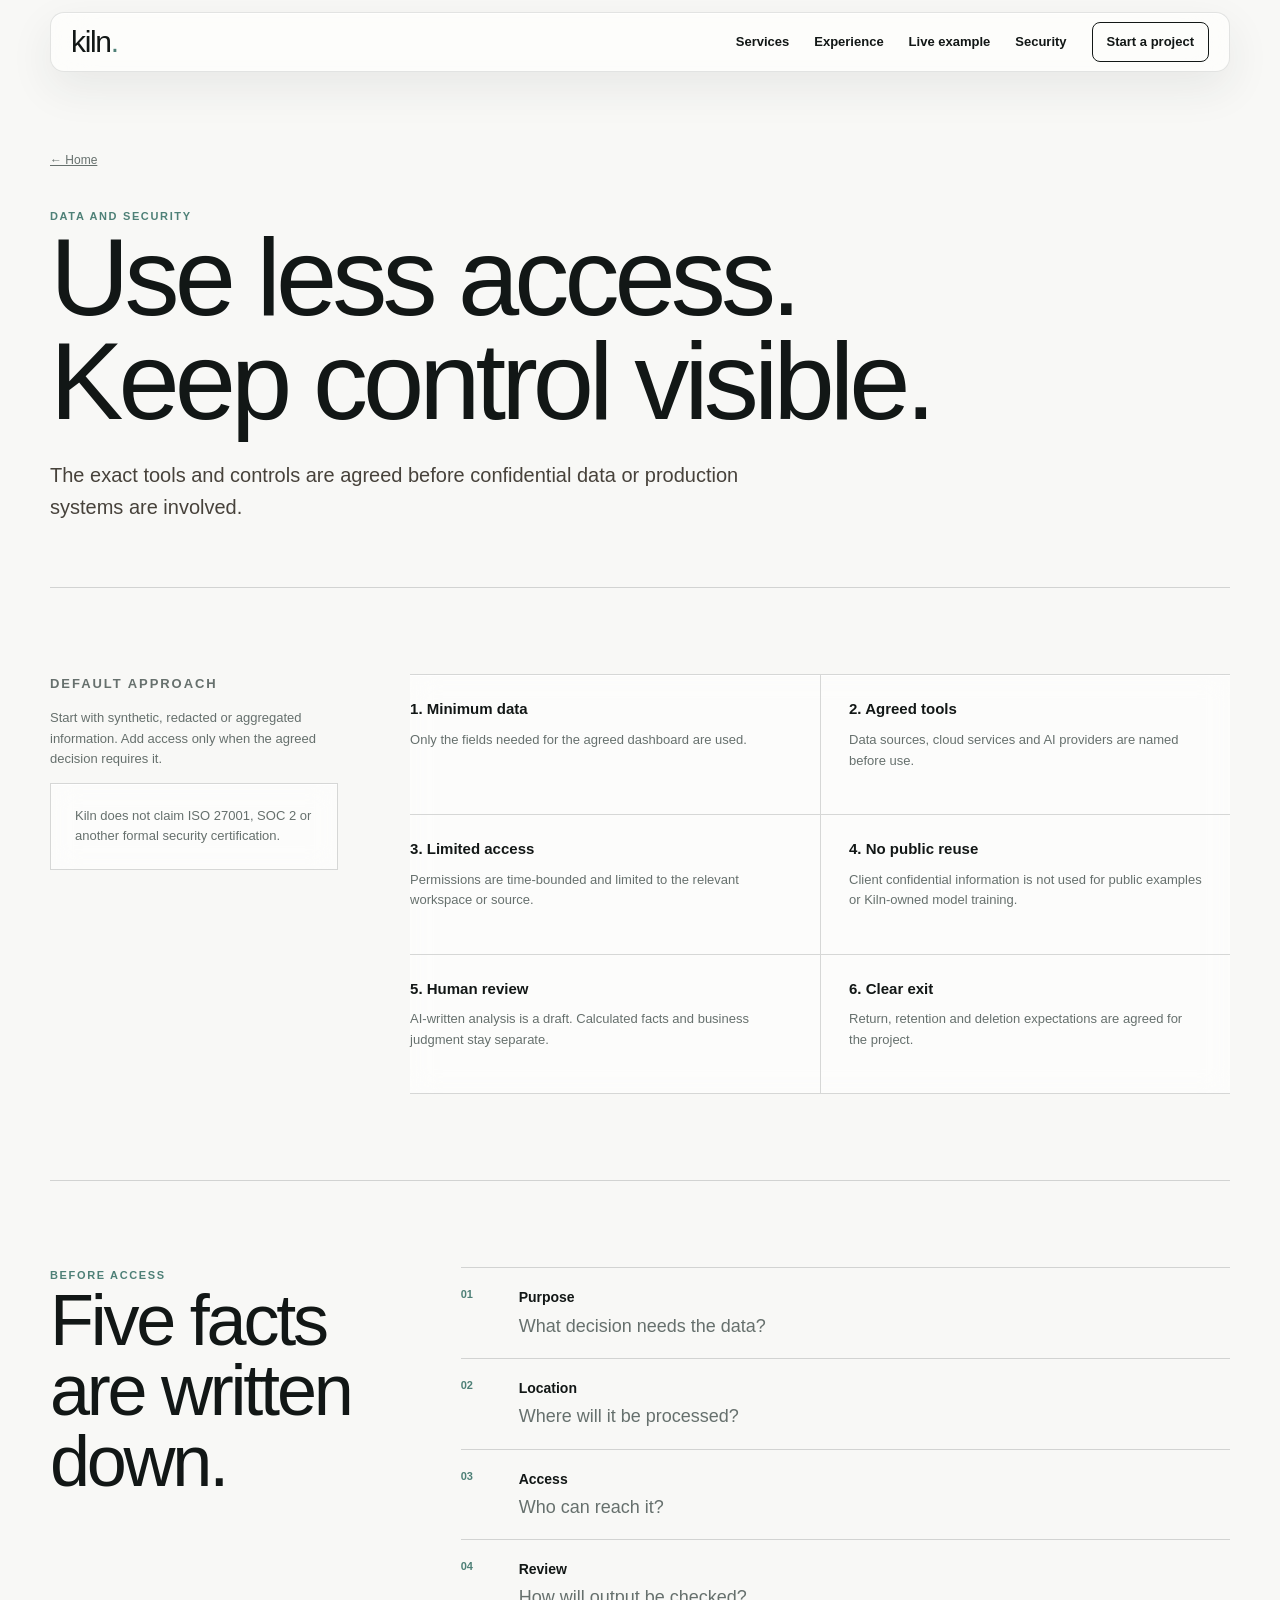
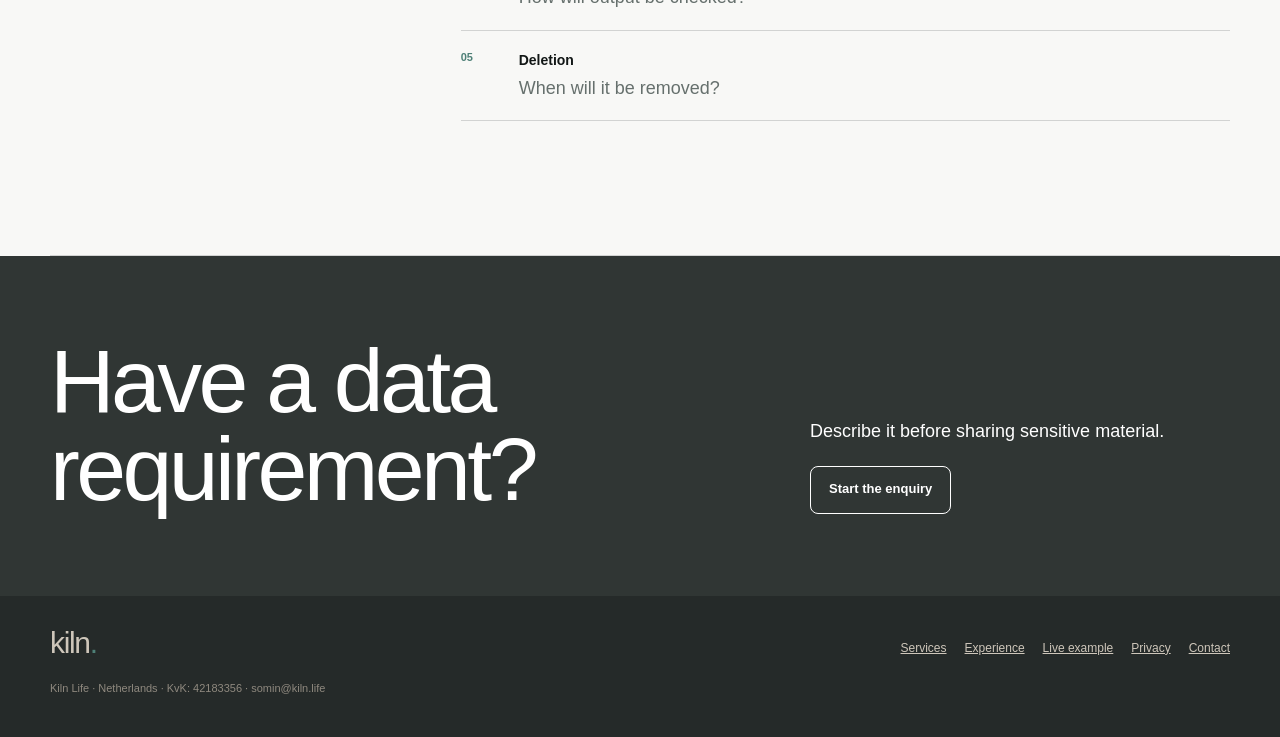
<file: security.html>
<!doctype html>
<html lang="en">
<head><meta charset="utf-8"><meta name="viewport" content="width=device-width,initial-scale=1"><title>Data and security approach — Kiln</title><meta name="description" content="How Kiln limits data access, agrees tools and keeps AI output reviewable."><link rel="icon" href="favicon.svg" type="image/svg+xml"><meta property="og:type" content="website"><meta property="og:site_name" content="Kiln"><meta property="og:title" content="Data and security approach — Kiln"><meta property="og:image" content="https://kiln.life/og-card.png"><link rel="stylesheet" href="site.css"></head>
<body>
<header class="wrap top"><a class="brand" href="index.html">kiln<span>.</span></a><nav aria-label="Primary"><a href="services.html">Services</a><a href="work.html">Experience</a><a href="sample.html">Live example</a><a href="security.html">Security</a><a class="nav-cta" href="start.html">Start a project</a></nav></header>
<main>
<section class="wrap page-hero"><a class="crumb" href="index.html">← Home</a><p class="eyebrow">Data and security</p><h1>Use less access. Keep control visible.</h1><p class="lead">The exact tools and controls are agreed before confidential data or production systems are involved.</p></section>
<section class="wrap section"><div class="content-grid"><aside class="side-note"><p class="kicker">Default approach</p><p>Start with synthetic, redacted or aggregated information. Add access only when the agreed decision requires it.</p><div class="notice">Kiln does not claim ISO 27001, SOC 2 or another formal security certification.</div></aside><div class="policy-grid">
<article class="policy"><h3>1. Minimum data</h3><p>Only the fields needed for the agreed dashboard are used.</p></article><article class="policy"><h3>2. Agreed tools</h3><p>Data sources, cloud services and AI providers are named before use.</p></article><article class="policy"><h3>3. Limited access</h3><p>Permissions are time-bounded and limited to the relevant workspace or source.</p></article><article class="policy"><h3>4. No public reuse</h3><p>Client confidential information is not used for public examples or Kiln-owned model training.</p></article><article class="policy"><h3>5. Human review</h3><p>AI-written analysis is a draft. Calculated facts and business judgment stay separate.</p></article><article class="policy"><h3>6. Clear exit</h3><p>Return, retention and deletion expectations are agreed for the project.</p></article>
</div></div></section>
<section class="wrap section"><div class="section-head"><div><p class="kicker">Before access</p><h2>Five facts are written down.</h2></div><div class="proof-list"><div class="proof-row"><span>01</span><div><strong>Purpose</strong><p>What decision needs the data?</p></div></div><div class="proof-row"><span>02</span><div><strong>Location</strong><p>Where will it be processed?</p></div></div><div class="proof-row"><span>03</span><div><strong>Access</strong><p>Who can reach it?</p></div></div><div class="proof-row"><span>04</span><div><strong>Review</strong><p>How will output be checked?</p></div></div><div class="proof-row"><span>05</span><div><strong>Deletion</strong><p>When will it be removed?</p></div></div></div></div></section>
<section class="final-cta"><div class="wrap final-grid"><h2>Have a data requirement?</h2><div><p>Describe it before sharing sensitive material.</p><a class="button" href="start.html">Start the enquiry</a></div></div></section>
</main>
<footer><div class="wrap"><div class="footer-grid"><a class="brand" href="index.html">kiln<span>.</span></a><div class="footer-links"><a href="services.html">Services</a><a href="work.html">Experience</a><a href="sample.html">Live example</a><a href="privacy.html">Privacy</a><a href="start.html">Contact</a></div></div><p class="legal">Kiln Life · Netherlands · KvK: 42183356 · somin@kiln.life</p></div></footer>
</body></html>
</file>
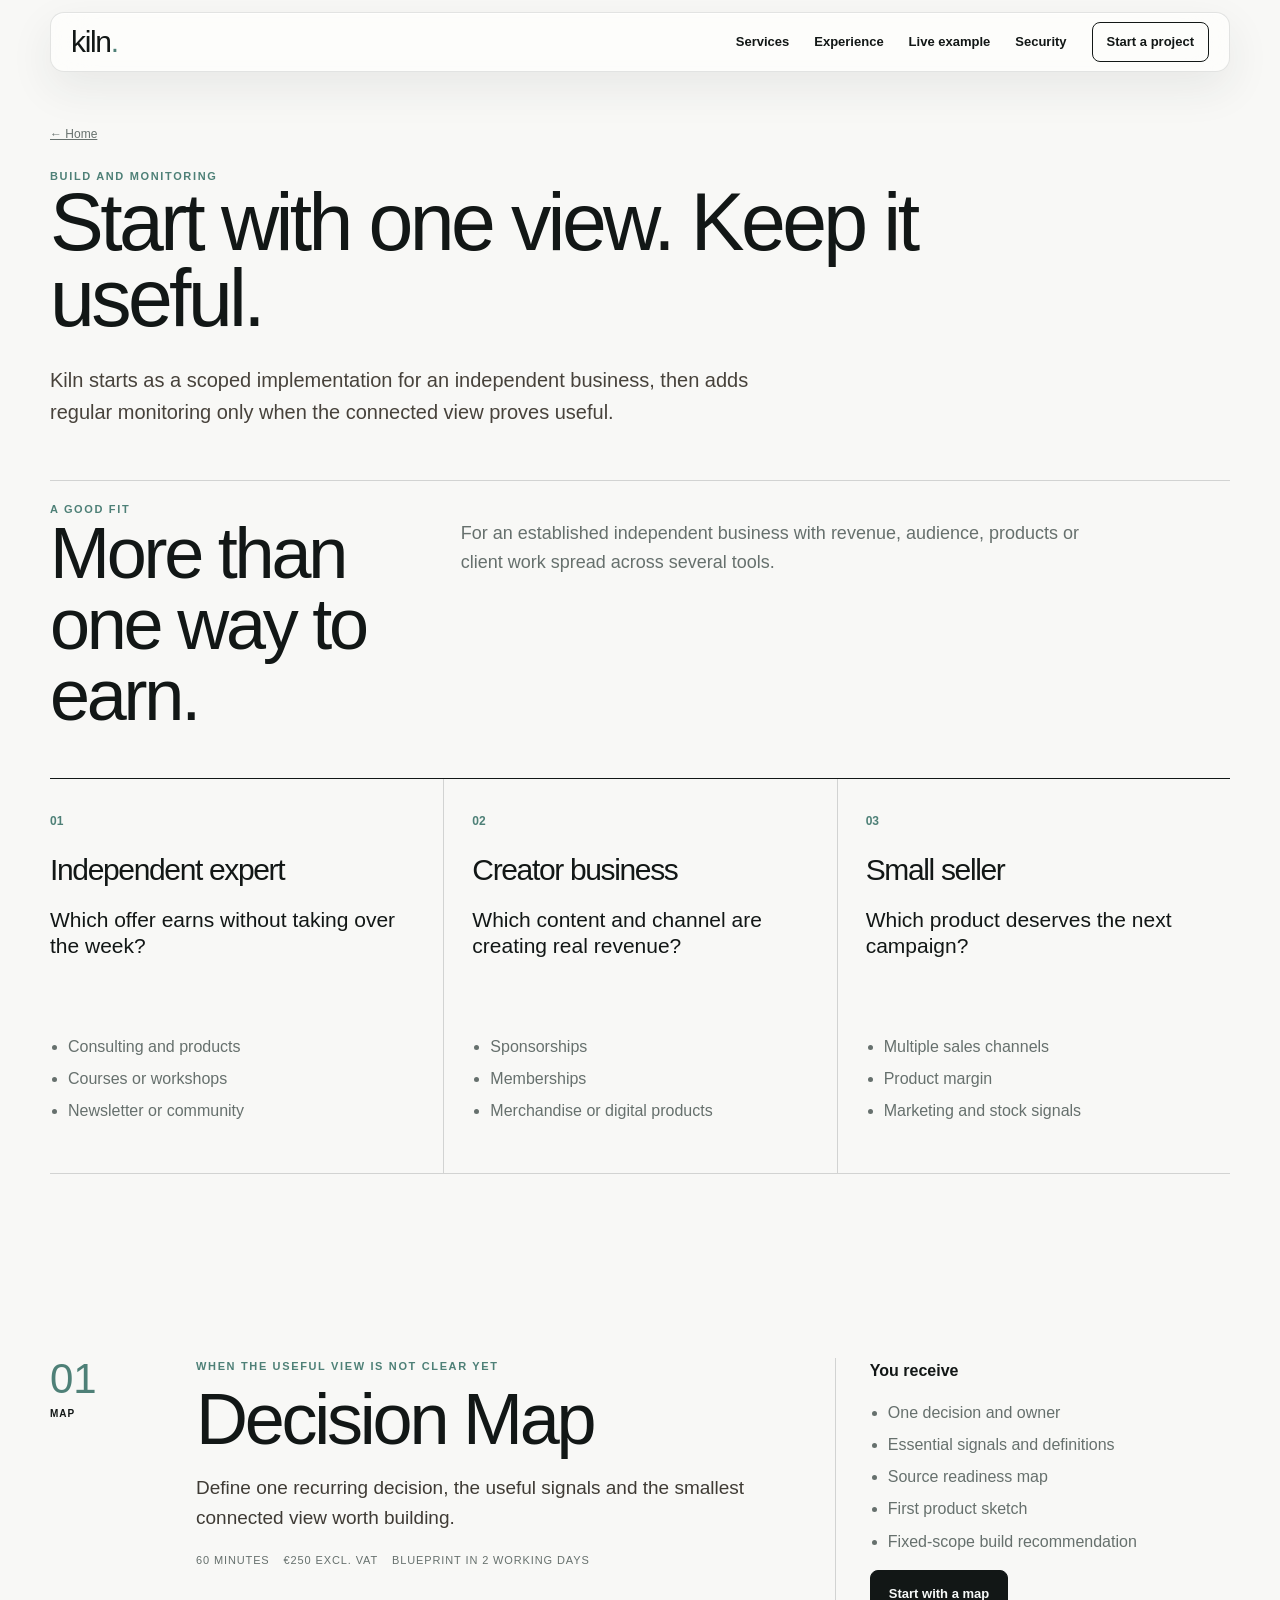
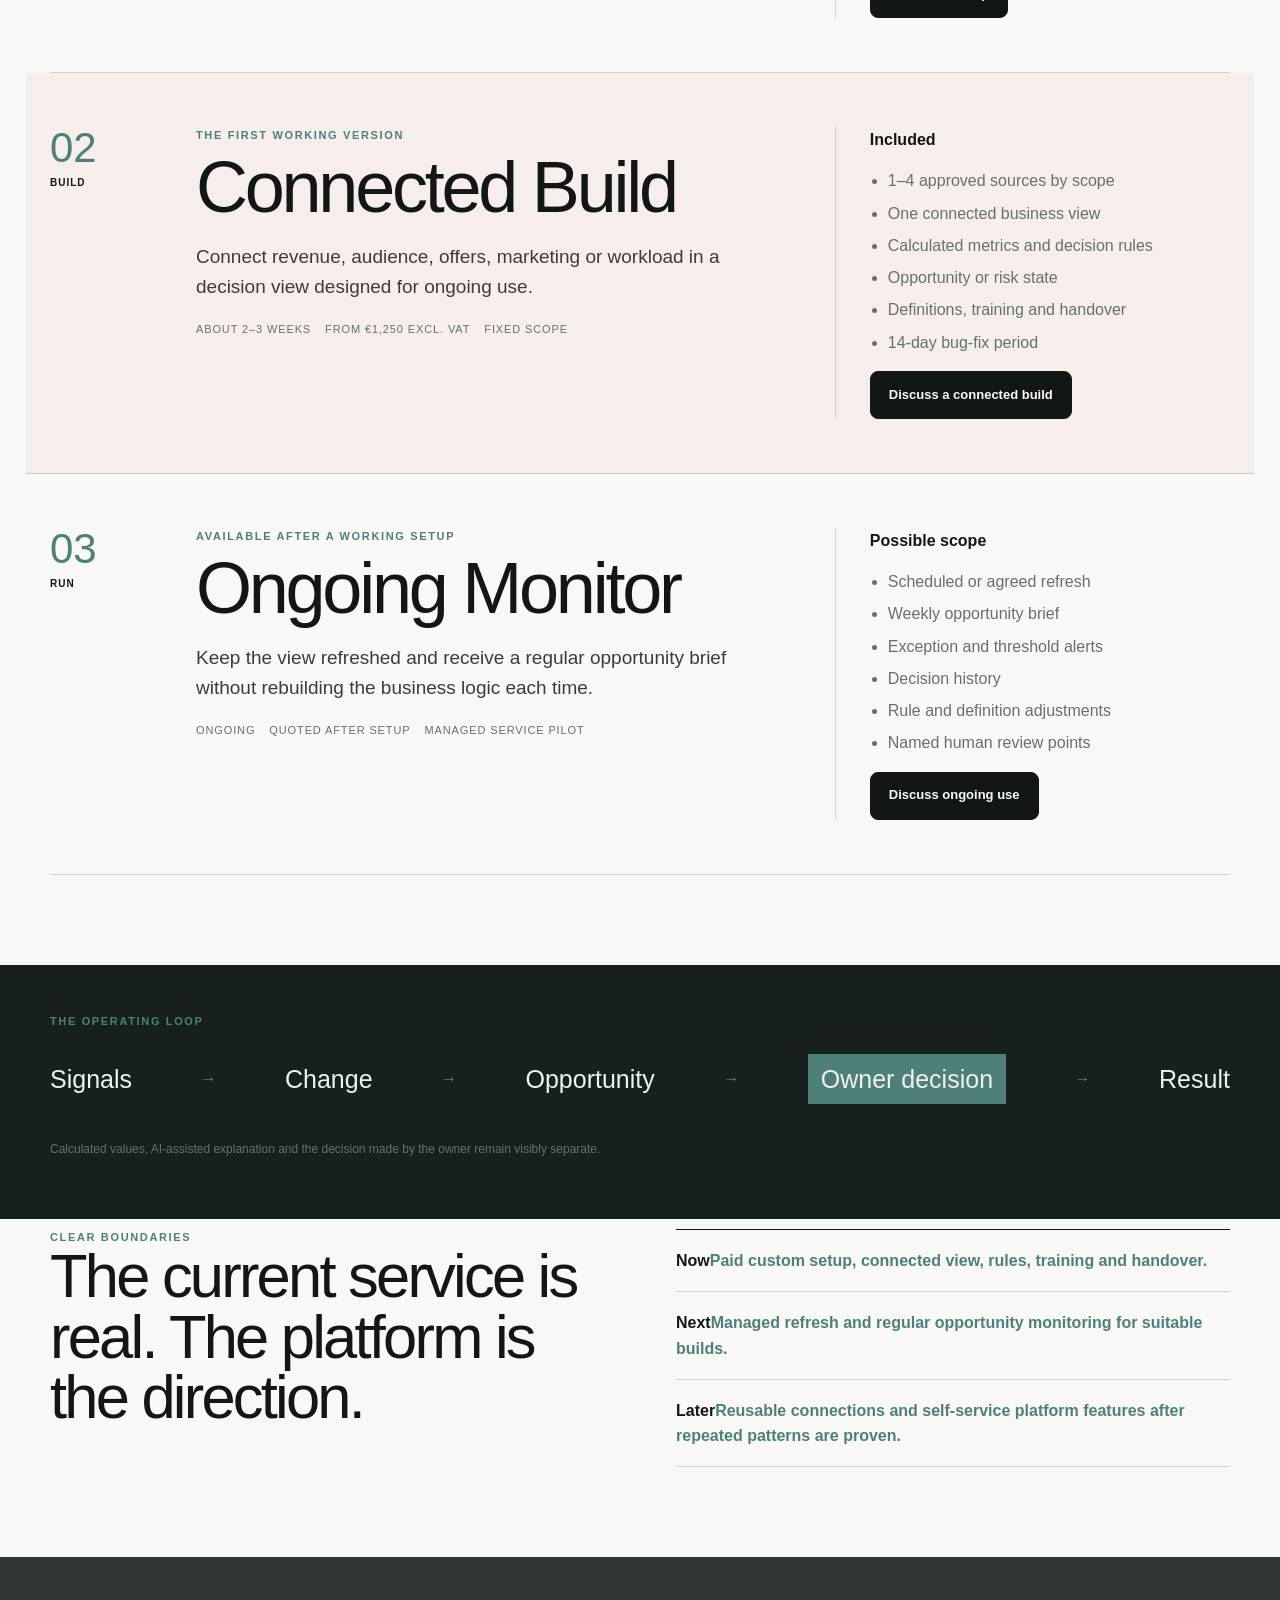
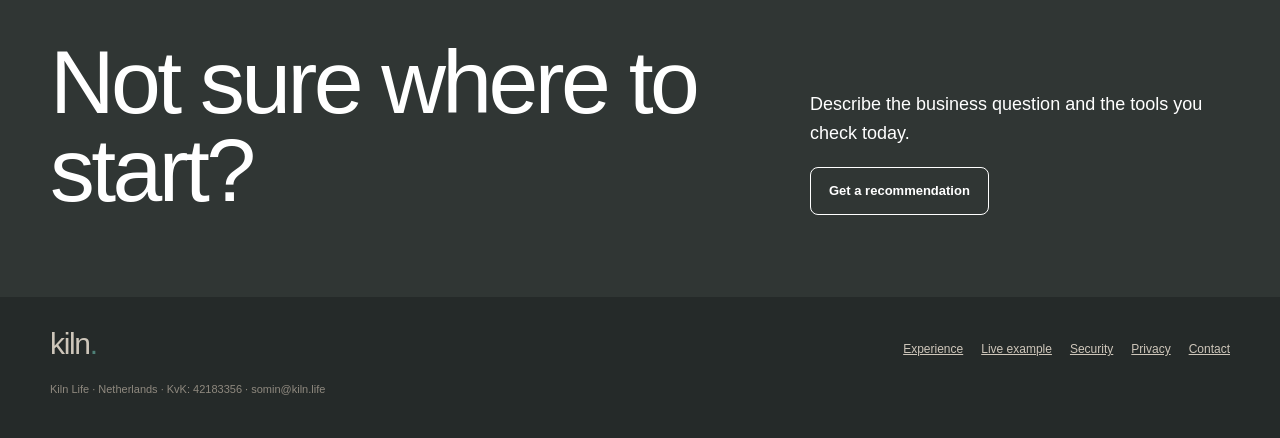
<file: services.html>
<!doctype html>
<html lang="en">
<head><meta charset="utf-8"><meta name="viewport" content="width=device-width,initial-scale=1"><title>Build and monitoring — Kiln</title><meta name="description" content="Start with a decision map, build a connected business view, then add ongoing monitoring when it is useful."><link rel="icon" href="favicon.svg" type="image/svg+xml"><meta property="og:type" content="website"><meta property="og:site_name" content="Kiln"><meta property="og:title" content="Build and monitoring — Kiln"><meta property="og:image" content="https://kiln.life/og-card.png"><link rel="stylesheet" href="site.css"></head>
<body>
<header class="wrap top"><a class="brand" href="index.html">kiln<span>.</span></a><nav aria-label="Primary"><a href="services.html">Services</a><a href="work.html">Experience</a><a href="sample.html">Live example</a><a href="security.html">Security</a><a class="nav-cta" href="start.html">Start a project</a></nav></header>
<main>
<section class="wrap page-hero service-hero"><a class="crumb" href="index.html">← Home</a><p class="eyebrow">Build and monitoring</p><h1>Start with one view. Keep it useful.</h1><p class="lead">Kiln starts as a scoped implementation for an independent business, then adds regular monitoring only when the connected view proves useful.</p></section>

<section class="wrap situation-section"><div class="section-head"><div><p class="kicker">A good fit</p><h2>More than one way to earn.</h2></div><p>For an established independent business with revenue, audience, products or client work spread across several tools.</p></div><div class="situation-grid"><article class="situation-card"><span>01</span><h3>Independent expert</h3><p class="situation-question">Which offer earns without taking over the week?</p><ul><li>Consulting and products</li><li>Courses or workshops</li><li>Newsletter or community</li></ul></article><article class="situation-card"><span>02</span><h3>Creator business</h3><p class="situation-question">Which content and channel are creating real revenue?</p><ul><li>Sponsorships</li><li>Memberships</li><li>Merchandise or digital products</li></ul></article><article class="situation-card"><span>03</span><h3>Small seller</h3><p class="situation-question">Which product deserves the next campaign?</p><ul><li>Multiple sales channels</li><li>Product margin</li><li>Marketing and stock signals</li></ul></article></div></section>

<section class="wrap service-levels">
  <div class="service-level" id="map"><div class="level-marker"><span>01</span><small>Map</small></div><div class="level-main"><p class="kicker">When the useful view is not clear yet</p><h2>Decision Map</h2><p class="level-summary">Define one recurring decision, the useful signals and the smallest connected view worth building.</p><div class="meta-line"><span>60 minutes</span><span>€250 excl. VAT</span><span>Blueprint in 2 working days</span></div></div><div class="level-output"><p><strong>You receive</strong></p><ul><li>One decision and owner</li><li>Essential signals and definitions</li><li>Source readiness map</li><li>First product sketch</li><li>Fixed-scope build recommendation</li></ul><a class="button primary" href="start.html?package=map">Start with a map</a></div></div>

  <div class="service-level featured-level" id="build"><div class="level-marker"><span>02</span><small>Build</small></div><div class="level-main"><p class="kicker">The first working version</p><h2>Connected Build</h2><p class="level-summary">Connect revenue, audience, offers, marketing or workload in a decision view designed for ongoing use.</p><div class="meta-line"><span>About 2–3 weeks</span><span>From €1,250 excl. VAT</span><span>Fixed scope</span></div></div><div class="level-output"><p><strong>Included</strong></p><ul><li>1–4 approved sources by scope</li><li>One connected business view</li><li>Calculated metrics and decision rules</li><li>Opportunity or risk state</li><li>Definitions, training and handover</li><li>14-day bug-fix period</li></ul><a class="button primary" href="start.html?package=build">Discuss a connected build</a></div></div>

  <div class="service-level" id="monitor"><div class="level-marker"><span>03</span><small>Run</small></div><div class="level-main"><p class="kicker">Available after a working setup</p><h2>Ongoing Monitor</h2><p class="level-summary">Keep the view refreshed and receive a regular opportunity brief without rebuilding the business logic each time.</p><div class="meta-line"><span>Ongoing</span><span>Quoted after setup</span><span>Managed service pilot</span></div></div><div class="level-output"><p><strong>Possible scope</strong></p><ul><li>Scheduled or agreed refresh</li><li>Weekly opportunity brief</li><li>Exception and threshold alerts</li><li>Decision history</li><li>Rule and definition adjustments</li><li>Named human review points</li></ul><a class="button primary" href="start.html?package=monitor">Discuss ongoing use</a></div></div>
</section>

<section class="decision-band service-flow-band"><div class="wrap service-flow-wrap"><p class="eyebrow">The operating loop</p><div class="service-flow"><span>Signals</span><b>→</b><span>Change</span><b>→</b><span>Opportunity</span><b>→</b><span class="flow-focus">Owner decision</span><b>→</b><span>Result</span></div><p class="small">Calculated values, AI-assisted explanation and the decision made by the owner remain visibly separate.</p></div></section>

<section class="wrap fit-panel"><div><p class="eyebrow">Clear boundaries</p><h2>The current service is real. The platform is the direction.</h2></div><div class="fit-checks"><p><strong>Now</strong><span>Paid custom setup, connected view, rules, training and handover.</span></p><p><strong>Next</strong><span>Managed refresh and regular opportunity monitoring for suitable builds.</span></p><p><strong>Later</strong><span>Reusable connections and self-service platform features after repeated patterns are proven.</span></p></div></section>

<section class="final-cta"><div class="wrap final-grid"><h2>Not sure where to start?</h2><div><p>Describe the business question and the tools you check today.</p><a class="button" href="start.html">Get a recommendation</a></div></div></section>
</main>
<footer><div class="wrap"><div class="footer-grid"><a class="brand" href="index.html">kiln<span>.</span></a><div class="footer-links"><a href="work.html">Experience</a><a href="sample.html">Live example</a><a href="security.html">Security</a><a href="privacy.html">Privacy</a><a href="start.html">Contact</a></div></div><p class="legal">Kiln Life · Netherlands · KvK: 42183356 · somin@kiln.life</p></div></footer>
</body></html>
</file>
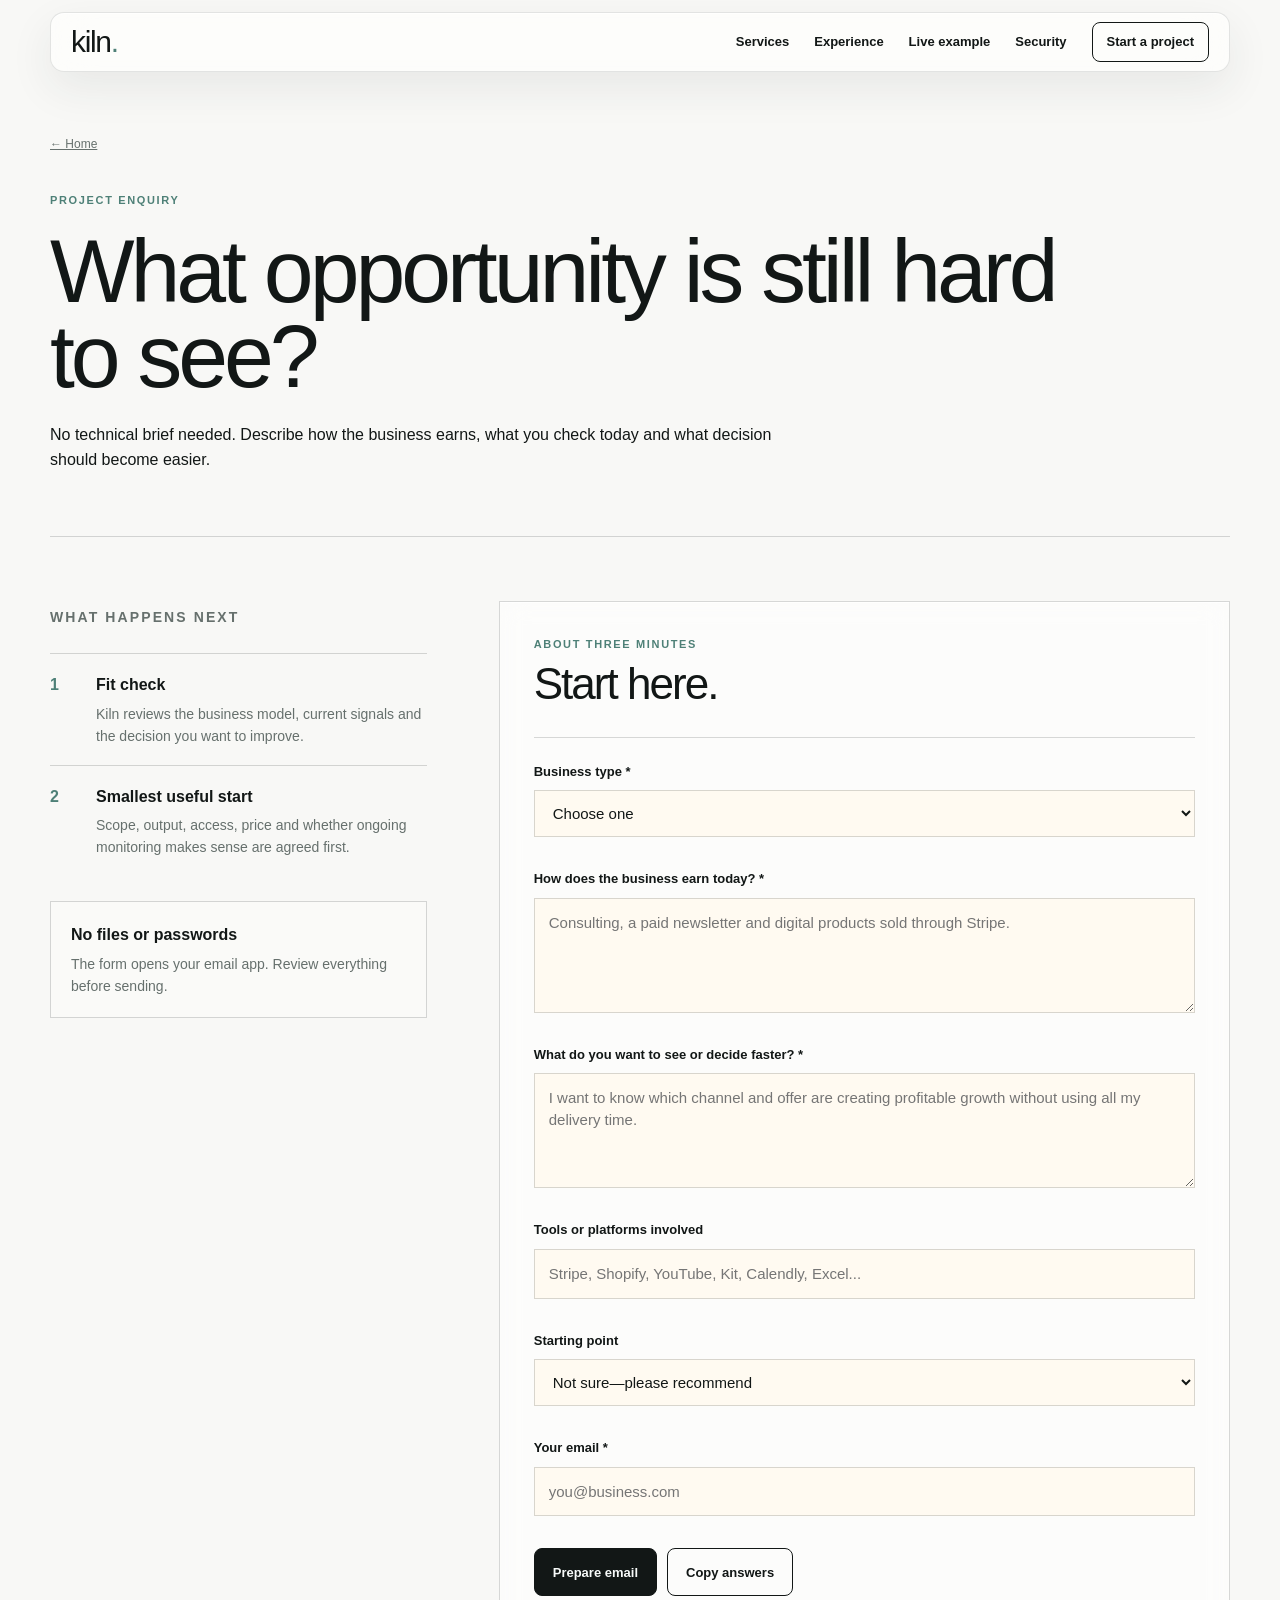
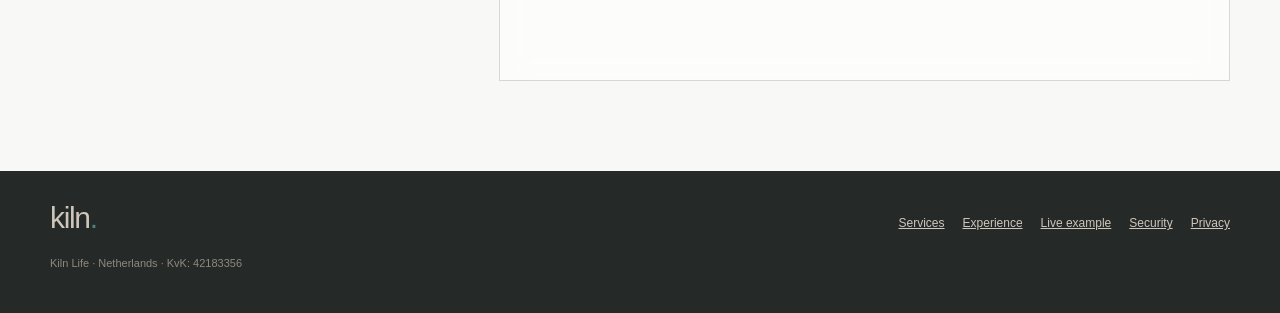
<file: start.html>
<!doctype html>
<html lang="en">
<head><meta charset="utf-8"><meta name="viewport" content="width=device-width,initial-scale=1"><title>Start a Kiln project</title><meta name="description" content="Describe the business signals you check and the opportunity or decision that is still hard to see. No confidential data required."><link rel="icon" href="favicon.svg" type="image/svg+xml"><meta property="og:type" content="website"><meta property="og:site_name" content="Kiln"><meta property="og:title" content="Start a Kiln project"><meta property="og:image" content="https://kiln.life/og-card.png"><link rel="stylesheet" href="site.css"></head>
<body>
<header class="wrap top"><a class="brand" href="index.html">kiln<span>.</span></a><nav aria-label="Primary"><a href="services.html">Services</a><a href="work.html">Experience</a><a href="sample.html">Live example</a><a href="security.html">Security</a><a class="nav-cta" href="start.html">Start a project</a></nav></header>
<main>
<section class="wrap start-hero"><a class="crumb" href="index.html">← Home</a><p class="eyebrow">Project enquiry</p><h1>What opportunity is still hard to see?</h1><p class="lead">No technical brief needed. Describe how the business earns, what you check today and what decision should become easier.</p></section>
<section class="wrap enquiry-layout">
  <aside class="enquiry-guide"><p class="kicker">What happens next</p><ol><li><span>1</span><div><strong>Fit check</strong><p>Kiln reviews the business model, current signals and the decision you want to improve.</p></div></li><li><span>2</span><div><strong>Smallest useful start</strong><p>Scope, output, access, price and whether ongoing monitoring makes sense are agreed first.</p></div></li></ol><div class="privacy-box"><strong>No files or passwords</strong><p>The form opens your email app. Review everything before sending.</p></div></aside>
  <form class="enquiry-form" id="enquiryForm">
    <div class="form-head"><p class="kicker">About three minutes</p><h2>Start here.</h2></div>
    <label>Business type *<select id="businessType" required><option value="">Choose one</option><option>Independent expert or consultant</option><option>Creator-led business</option><option>Streamer or content business</option><option>Small product seller</option><option>Agency or service team</option><option>Other independent business</option></select></label>
    <label>How does the business earn today? *<textarea id="currentProcess" rows="4" required placeholder="Consulting, a paid newsletter and digital products sold through Stripe."></textarea></label>
    <label>What do you want to see or decide faster? *<textarea id="desiredView" rows="4" required placeholder="I want to know which channel and offer are creating profitable growth without using all my delivery time."></textarea></label>
    <label>Tools or platforms involved<input id="tools" type="text" placeholder="Stripe, Shopify, YouTube, Kit, Calendly, Excel..."></label>
    <label>Starting point<select id="packageChoice"><option value="not-sure">Not sure—please recommend</option><option value="map">Decision Map · €250 excl. VAT</option><option value="build">Connected Build · from €1,250 excl. VAT</option><option value="monitor">Ongoing Monitor · after a working setup</option></select></label>
    <label>Your email *<input id="replyEmail" type="email" required placeholder="you@business.com"></label>
    <div class="form-actions"><button class="button primary" type="submit">Prepare email</button><button class="button" type="button" id="copyEnquiry">Copy answers</button></div>
    <p class="form-status" id="formStatus" role="status" aria-live="polite"></p>
  </form>
</section>
</main>
<footer><div class="wrap"><div class="footer-grid"><a class="brand" href="index.html">kiln<span>.</span></a><div class="footer-links"><a href="services.html">Services</a><a href="work.html">Experience</a><a href="sample.html">Live example</a><a href="security.html">Security</a><a href="privacy.html">Privacy</a></div></div><p class="legal">Kiln Life · Netherlands · KvK: 42183356</p></div></footer>
<script>
(() => {
  const form=document.getElementById('enquiryForm');const status=document.getElementById('formStatus');
  const ids=['businessType','currentProcess','desiredView','tools','packageChoice','replyEmail'];
  const labels={businessType:'Business type',currentProcess:'How the business earns',desiredView:'Opportunity or decision to improve',tools:'Tools or platforms',packageChoice:'Starting point',replyEmail:'Reply email'};
  const requested=new URLSearchParams(location.search).get('package');
  if(requested&&[...document.getElementById('packageChoice').options].some(o=>o.value===requested))document.getElementById('packageChoice').value=requested;
  const message=()=>ids.map(id=>`${labels[id]}:\n${document.getElementById(id).value.trim()||'Not provided'}`).join('\n\n');
  form.addEventListener('submit',event=>{event.preventDefault();if(!form.reportValidity())return;status.textContent='Opening your email app. Review the message before sending.';location.href=`mailto:somin@kiln.life?subject=${encodeURIComponent('Kiln project enquiry')}&body=${encodeURIComponent(`Hello Kiln,\n\n${message()}\n\nI have not included passwords or confidential records.`)}`});
  document.getElementById('copyEnquiry').addEventListener('click',async()=>{if(!form.reportValidity())return;try{await navigator.clipboard.writeText(message());status.textContent='Answers copied.'}catch{status.textContent='Copy was blocked. Use Prepare email instead.'}});
})();
</script>
</body></html>
</file>
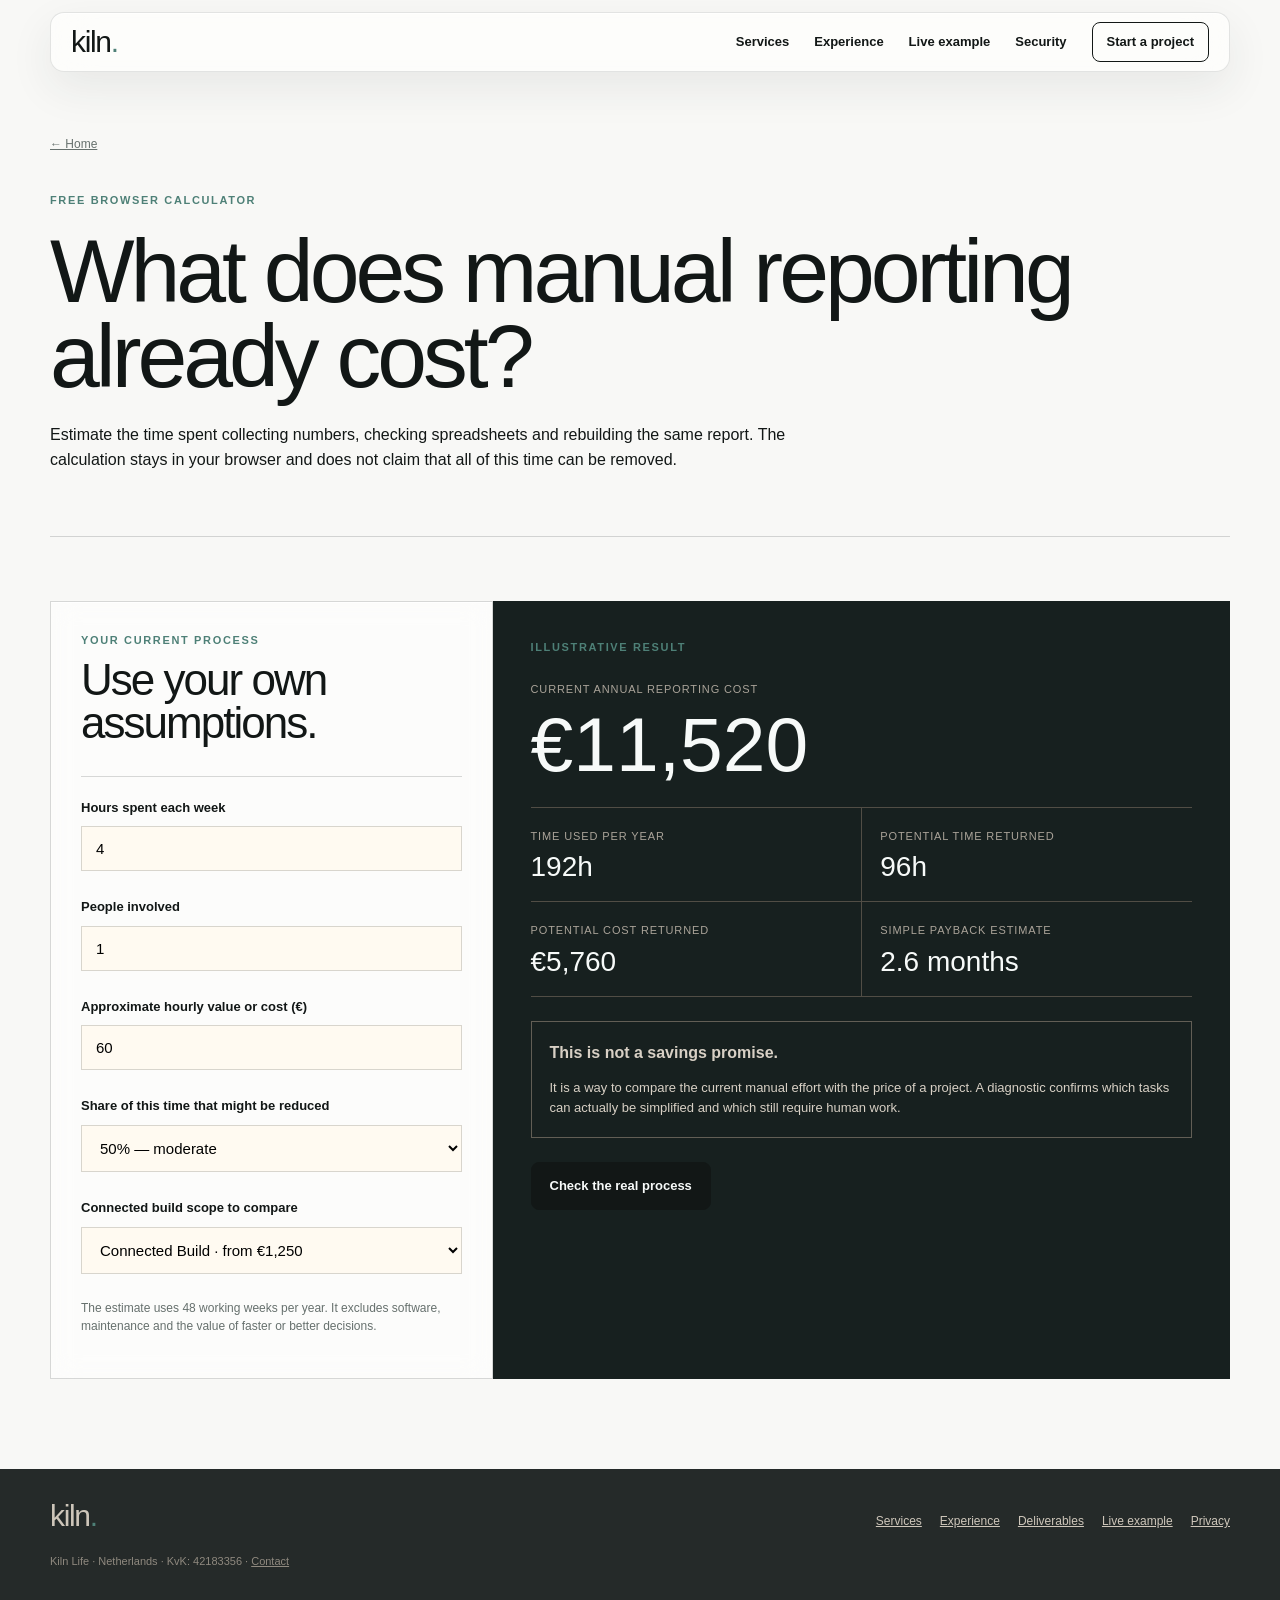
<file: value.html>
<!doctype html>
<html lang="en">
<head>
  <meta charset="utf-8">
  <meta name="viewport" content="width=device-width,initial-scale=1">
  <title>Manual reporting cost check — Kiln</title>
  <meta name="description" content="Estimate the time and internal cost currently spent assembling recurring business reports.">
  <link rel="icon" href="favicon.svg" type="image/svg+xml"><meta property="og:type" content="website"><meta property="og:site_name" content="Kiln"><meta property="og:title" content="Manual reporting cost check — Kiln"><meta property="og:image" content="https://kiln.life/og-card.png"><meta name="twitter:card" content="summary_large_image">
  <link rel="stylesheet" href="site.css">
</head>
<body>
  <header class="wrap top"><a class="brand" href="index.html">kiln<span>.</span></a><nav aria-label="Primary"><a href="services.html">Services</a><a href="work.html">Experience</a><a href="sample.html">Live example</a><a href="security.html">Security</a><a class="nav-cta" href="start.html">Start a project</a></nav></header>
  <main>
    <section class="wrap start-hero"><a class="crumb" href="index.html">← Home</a><p class="eyebrow">Free browser calculator</p><h1>What does manual reporting already cost?</h1><p class="lead">Estimate the time spent collecting numbers, checking spreadsheets and rebuilding the same report. The calculation stays in your browser and does not claim that all of this time can be removed.</p></section>

    <section class="wrap value-layout">
      <form class="value-form" id="valueForm">
        <div class="form-head"><p class="kicker">Your current process</p><h2>Use your own assumptions.</h2></div>
        <label>Hours spent each week<input id="weeklyHours" type="number" min="0" max="80" step="0.5" value="4"></label>
        <label>People involved<input id="people" type="number" min="1" max="50" step="1" value="1"></label>
        <label>Approximate hourly value or cost (€)<input id="hourlyRate" type="number" min="0" max="1000" step="5" value="60"></label>
        <label>Share of this time that might be reduced
          <select id="reduction"><option value="25">25% — cautious</option><option value="50" selected>50% — moderate</option><option value="75">75% — high</option></select>
        </label>
        <label>Connected build scope to compare
          <select id="projectCost"><option value="1250">Connected Build · from €1,250</option><option value="3500">Multi-source Connected Build · €3,500 example</option><option value="6500">Advanced Build &amp; Automation · €6,500 example</option></select>
        </label>
        <p class="note">The estimate uses 48 working weeks per year. It excludes software, maintenance and the value of faster or better decisions.</p>
      </form>

      <div class="value-results" aria-live="polite">
        <p class="kicker">Illustrative result</p>
        <div class="value-main"><span>Current annual reporting cost</span><strong id="annualCost">€11,520</strong></div>
        <div class="value-grid"><div><span>Time used per year</span><strong id="annualHours">192h</strong></div><div><span>Potential time returned</span><strong id="savedHours">96h</strong></div><div><span>Potential cost returned</span><strong id="savedCost">€5,760</strong></div><div><span>Simple payback estimate</span><strong id="payback">2.6 months</strong></div></div>
        <div class="value-warning"><strong>This is not a savings promise.</strong><p>It is a way to compare the current manual effort with the price of a project. A diagnostic confirms which tasks can actually be simplified and which still require human work.</p></div>
        <a class="button primary" href="start.html?package=map">Check the real process</a>
      </div>
    </section>
  </main>
  <footer><div class="wrap"><div class="footer-grid"><a class="brand" href="index.html">kiln<span>.</span></a><div class="footer-links"><a href="services.html">Services</a><a href="work.html">Experience</a><a href="deliverables.html">Deliverables</a><a href="sample.html">Live example</a><a href="privacy.html">Privacy</a></div></div><p class="legal">Kiln Life · Netherlands · KvK: 42183356 · <a href="start.html">Contact</a></p></div></footer>
  <script>
    (() => {
      const ids=['weeklyHours','people','hourlyRate','reduction','projectCost'];
      const euro=new Intl.NumberFormat('en-NL',{style:'currency',currency:'EUR',maximumFractionDigits:0});
      const render=()=>{
        const hours=Math.max(0,+document.getElementById('weeklyHours').value||0);
        const people=Math.max(1,+document.getElementById('people').value||1);
        const rate=Math.max(0,+document.getElementById('hourlyRate').value||0);
        const reduction=Math.max(0,+document.getElementById('reduction').value||0)/100;
        const project=Math.max(0,+document.getElementById('projectCost').value||0);
        const annualHours=hours*people*48;
        const annualCost=annualHours*rate;
        const savedHours=annualHours*reduction;
        const savedCost=annualCost*reduction;
        const monthlyReturn=savedCost/12;
        const payback=monthlyReturn>0?project/monthlyReturn:null;
        document.getElementById('annualHours').textContent=`${Math.round(annualHours)}h`;
        document.getElementById('annualCost').textContent=euro.format(annualCost);
        document.getElementById('savedHours').textContent=`${Math.round(savedHours)}h`;
        document.getElementById('savedCost').textContent=euro.format(savedCost);
        document.getElementById('payback').textContent=payback===null?'Not available':`${payback.toFixed(1)} months`;
      };
      ids.forEach(id=>document.getElementById(id).addEventListener('input',render));
      render();
    })();
  </script>
</body>
</html>
</file>
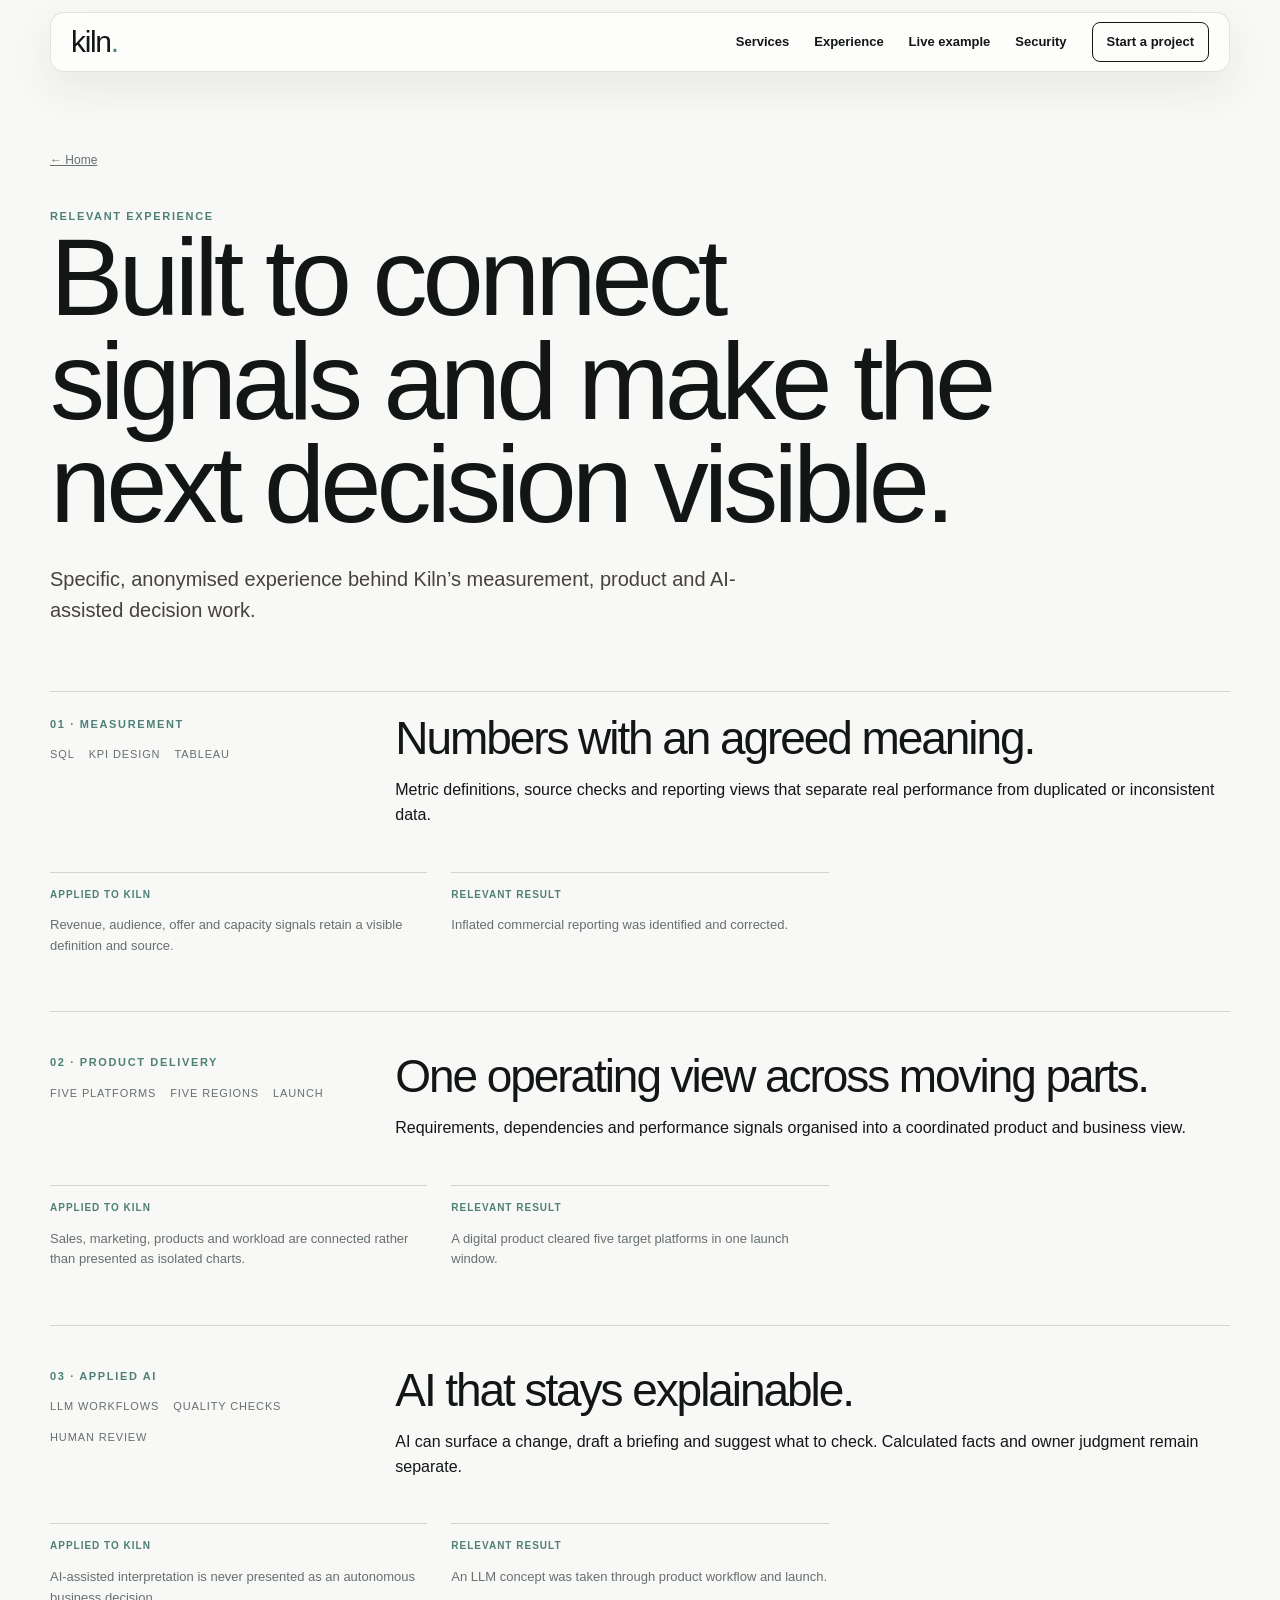
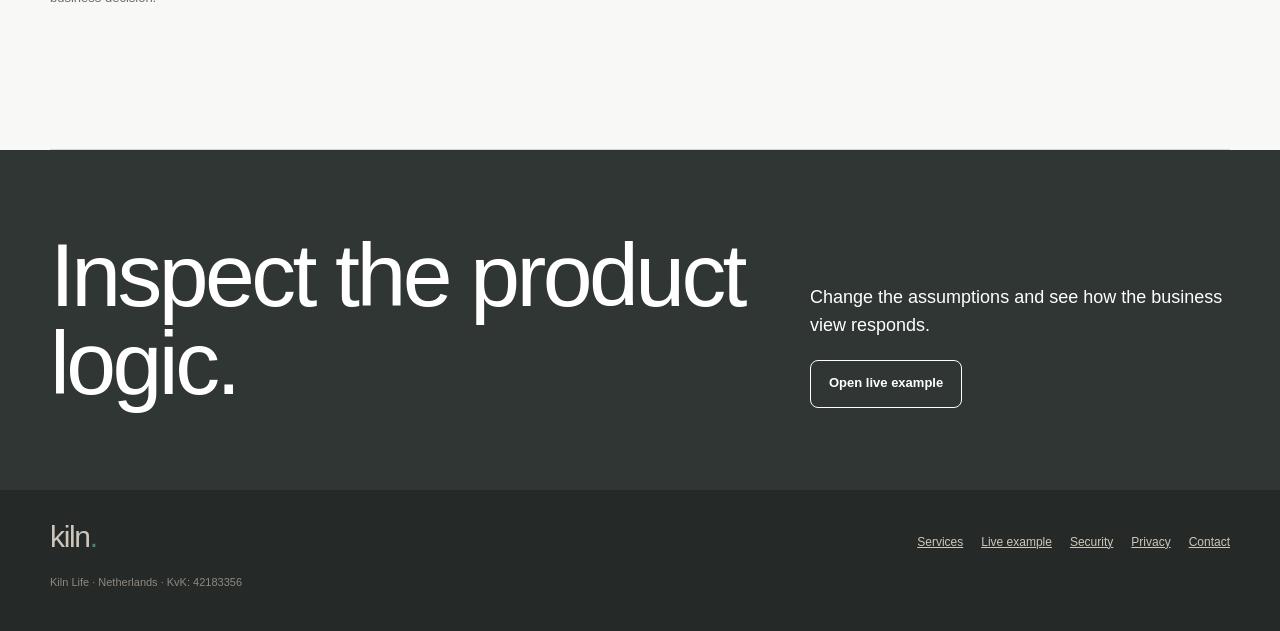
<file: work.html>
<!doctype html>
<html lang="en">
<head><meta charset="utf-8"><meta name="viewport" content="width=device-width,initial-scale=1"><title>Relevant experience — Kiln</title><meta name="description" content="The product analytics, commercial measurement and applied-AI experience behind Kiln for independent businesses."><link rel="icon" href="favicon.svg" type="image/svg+xml"><meta property="og:type" content="website"><meta property="og:site_name" content="Kiln"><meta property="og:title" content="Relevant experience — Kiln"><meta property="og:image" content="https://kiln.life/og-card.png"><link rel="stylesheet" href="site.css"></head>
<body>
<header class="wrap top"><a class="brand" href="index.html">kiln<span>.</span></a><nav aria-label="Primary"><a href="services.html">Services</a><a href="work.html">Experience</a><a href="sample.html">Live example</a><a href="security.html">Security</a><a class="nav-cta" href="start.html">Start a project</a></nav></header>
<main>
<section class="wrap page-hero"><a class="crumb" href="index.html">← Home</a><p class="eyebrow">Relevant experience</p><h1>Built to connect signals and make the next decision visible.</h1><p class="lead">Specific, anonymised experience behind Kiln’s measurement, product and AI-assisted decision work.</p></section>
<section class="wrap section case-stack">
  <article class="case"><div class="case-title"><div><p class="kicker">01 · Measurement</p><div class="meta-line"><span>SQL</span><span>KPI design</span><span>Tableau</span></div></div><div><h2>Numbers with an agreed meaning.</h2><p>Metric definitions, source checks and reporting views that separate real performance from duplicated or inconsistent data.</p></div></div><div class="case-facts"><div class="case-fact"><span>Applied to Kiln</span><p>Revenue, audience, offer and capacity signals retain a visible definition and source.</p></div><div class="case-fact"><span>Relevant result</span><p>Inflated commercial reporting was identified and corrected.</p></div></div></article>
  <article class="case"><div class="case-title"><div><p class="kicker">02 · Product delivery</p><div class="meta-line"><span>Five platforms</span><span>Five regions</span><span>Launch</span></div></div><div><h2>One operating view across moving parts.</h2><p>Requirements, dependencies and performance signals organised into a coordinated product and business view.</p></div></div><div class="case-facts"><div class="case-fact"><span>Applied to Kiln</span><p>Sales, marketing, products and workload are connected rather than presented as isolated charts.</p></div><div class="case-fact"><span>Relevant result</span><p>A digital product cleared five target platforms in one launch window.</p></div></div></article>
  <article class="case"><div class="case-title"><div><p class="kicker">03 · Applied AI</p><div class="meta-line"><span>LLM workflows</span><span>Quality checks</span><span>Human review</span></div></div><div><h2>AI that stays explainable.</h2><p>AI can surface a change, draft a briefing and suggest what to check. Calculated facts and owner judgment remain separate.</p></div></div><div class="case-facts"><div class="case-fact"><span>Applied to Kiln</span><p>AI-assisted interpretation is never presented as an autonomous business decision.</p></div><div class="case-fact"><span>Relevant result</span><p>An LLM concept was taken through product workflow and launch.</p></div></div></article>
</section>
<section class="final-cta"><div class="wrap final-grid"><h2>Inspect the product logic.</h2><div><p>Change the assumptions and see how the business view responds.</p><a class="button" href="sample.html">Open live example</a></div></div></section>
</main>
<footer><div class="wrap"><div class="footer-grid"><a class="brand" href="index.html">kiln<span>.</span></a><div class="footer-links"><a href="services.html">Services</a><a href="sample.html">Live example</a><a href="security.html">Security</a><a href="privacy.html">Privacy</a><a href="start.html">Contact</a></div></div><p class="legal">Kiln Life · Netherlands · KvK: 42183356</p></div></footer>
</body></html>
</file>
<file: site.css>
:root{--ink:#121716;--ivory:#EDF1F0;--paper:rgba(255,255,255,.52);--clay:#4E8077;--clay-dark:#2D5D55;--muted:#66706D;--line:rgba(18,23,22,.16);--coal:#17201F;--cream:#F7FAF9;--green:#4E8077;--max:1180px;--serif:-apple-system,BlinkMacSystemFont,"Helvetica Neue",Helvetica,Arial,sans-serif;--sans:-apple-system,BlinkMacSystemFont,"Helvetica Neue",Helvetica,Arial,sans-serif}
*{box-sizing:border-box}html{scroll-behavior:smooth}body{margin:0;overflow-x:hidden;background:var(--ivory);color:var(--ink);font:16px/1.58 var(--sans)}a{color:inherit}.wrap{width:min(var(--max),calc(100% - 48px));margin:auto}.top{min-height:78px;display:flex;align-items:center;justify-content:space-between;border-bottom:1px solid var(--line);gap:28px}.brand{font:500 30px/1 var(--serif);letter-spacing:-.045em;text-decoration:none}.brand span{color:var(--clay)}nav{display:flex;gap:25px;align-items:center}nav a{text-decoration:none;font-size:13px;font-weight:700}nav a:hover{color:var(--clay)}.nav-cta{border:1px solid var(--ink);padding:9px 14px}.button{min-height:48px;padding:0 18px;display:inline-flex;align-items:center;justify-content:center;border:1px solid var(--ink);background:transparent;color:var(--ink);text-decoration:none;font-size:13px;font-weight:800;cursor:pointer}.button.primary{background:var(--ink);color:var(--cream)}.button.clay{background:var(--clay);border-color:var(--clay);color:#fff}.button:hover{border-color:var(--clay);color:var(--clay)}.button.primary:hover,.button.clay:hover{background:var(--clay-dark);border-color:var(--clay-dark);color:#fff}.actions{display:flex;gap:10px;flex-wrap:wrap}.eyebrow,.kicker{margin:0;text-transform:uppercase;letter-spacing:.15em;font-size:11px;font-weight:800;color:var(--clay)}h1,h2,h3{font-family:var(--serif);font-weight:500;letter-spacing:-.045em;margin:0}h1{font-size:clamp(58px,8.6vw,112px);line-height:.94}h2{font-size:clamp(42px,5.8vw,72px);line-height:.98}h3{font-size:30px;line-height:1.04}.hero{display:grid;grid-template-columns:1.35fr .65fr;gap:72px;padding:88px 0 76px;border-bottom:1px solid var(--line)}.hero-copy{align-self:end}.hero-copy>p{font-size:20px;color:#3F3B35;margin:0 0 26px}.hero-meta{display:flex;gap:18px;flex-wrap:wrap;margin-top:30px;padding-top:18px;border-top:1px solid var(--line);font-size:11px;text-transform:uppercase;letter-spacing:.08em;color:var(--muted)}.section{padding:86px 0;border-bottom:1px solid var(--line)}.section-head{display:grid;grid-template-columns:.62fr 1.38fr;gap:65px;margin-bottom:48px}.section-head p:not(.kicker){max-width:620px;color:var(--muted);font-size:18px}.statement{display:grid;grid-template-columns:.62fr 1.38fr;gap:65px;padding:74px 0;border-bottom:1px solid var(--line)}.statement blockquote{font:500 clamp(34px,4.4vw,58px)/1.08 var(--serif);letter-spacing:-.035em;margin:0}.offer-path{display:grid;grid-template-columns:repeat(3,1fr);border-top:1px solid var(--line)}.offer-step{padding:28px 30px 32px 0;border-bottom:1px solid var(--line);min-height:330px;display:flex;flex-direction:column}.offer-step+.offer-step{padding-left:30px;border-left:1px solid var(--line)}.offer-num{font-size:11px;color:var(--clay);font-weight:800;letter-spacing:.1em}.offer-step h3{margin:38px 0 16px}.offer-step p{color:var(--muted);margin:0}.offer-step .price{display:block;font-size:13px;font-weight:800;margin:22px 0}.offer-step a:last-child{margin-top:auto;font-size:13px;font-weight:800;color:var(--clay)}.sample-band{background:var(--coal);color:var(--cream);padding:86px 0}.sample-grid{display:grid;grid-template-columns:.72fr 1.28fr;gap:64px;align-items:center}.sample-copy p:not(.eyebrow){color:#C7C0B4;font-size:18px}.sample-copy .button{border-color:#E8E0D3;color:#fff}.sample-copy .button.primary{background:var(--clay);border-color:var(--clay)}.sample-window{background:#EEE8DC;color:var(--ink);border:1px solid #5A554C;box-shadow:0 24px 70px rgba(0,0,0,.2)}.window-top{padding:14px 17px;border-bottom:1px solid var(--line);display:flex;justify-content:space-between;font-size:11px;font-weight:800}.window-status{color:var(--green);text-transform:uppercase;letter-spacing:.08em}.window-metrics{display:grid;grid-template-columns:repeat(3,1fr);border-bottom:1px solid var(--line)}.window-metric{padding:17px;border-right:1px solid var(--line)}.window-metric:last-child{border-right:0}.window-metric span{display:block;color:var(--muted);font-size:9px;text-transform:uppercase;letter-spacing:.09em}.window-metric strong{display:block;font:500 27px/1 var(--serif);margin-top:6px}.window-body{display:grid;grid-template-columns:1.25fr .75fr}.window-chart{padding:18px;border-right:1px solid var(--line)}.window-chart svg{width:100%;height:180px}.chart-grid{stroke:#D6CEC1;stroke-width:1}.chart-base{fill:none;stroke:#898278;stroke-width:2}.chart-line{fill:none;stroke:var(--clay);stroke-width:3;stroke-linecap:round;stroke-dasharray:800;animation:draw 1.2s ease both}.window-brief{padding:18px;background:var(--cream)}.window-brief span{font-size:9px;color:var(--clay);text-transform:uppercase;letter-spacing:.1em;font-weight:800}.window-brief h3{font-size:25px;margin:12px 0}.window-brief p{font-size:12px;color:var(--muted)}.proof{display:grid;grid-template-columns:.72fr 1.28fr;gap:64px}.proof-copy>p{font-size:19px;color:#45413A}.proof-list{border-top:1px solid var(--line)}.proof-row{display:grid;grid-template-columns:42px 1fr;gap:16px;padding:18px 0;border-bottom:1px solid var(--line)}.proof-row span{font-size:11px;color:var(--clay);font-weight:800}.proof-row strong{display:block;font-size:14px}.proof-row p{margin:3px 0 0;color:var(--muted);font-size:13px}.security-strip{display:grid;grid-template-columns:.72fr 1.28fr;gap:64px;padding:42px 0}.security-strip p{margin:0;color:var(--muted)}.dot-rule{position:relative;height:78px;margin:0 0 24px}.dot-rule:before{content:"";position:absolute;left:0;right:0;top:38px;height:1px;background:var(--line)}.dot-rule:after{content:"";position:absolute;left:42%;top:23px;width:30px;height:30px;border-radius:50%;background:var(--clay);box-shadow:62px 0 0 var(--ink),124px 0 0 transparent;border:1px solid var(--clay)}.final-cta{background:var(--clay);color:#fff;padding:82px 0}.final-grid{display:grid;grid-template-columns:1.25fr .75fr;gap:60px;align-items:end}.final-cta h2{font-size:clamp(50px,7vw,92px)}.final-cta p{font-size:18px;margin:0 0 20px}.final-cta .button{border-color:#fff;color:#fff}.final-cta .button:hover{background:#fff;color:var(--clay)}footer{background:var(--coal);color:#CEC6BA;padding:32px 0 40px}.footer-grid{display:flex;justify-content:space-between;gap:30px;align-items:flex-end}.footer-links{display:flex;gap:18px;flex-wrap:wrap}.footer-links a{font-size:12px;color:#CEC6BA}.legal{margin:22px 0 0;color:#8F897F;font-size:11px}.page-hero{padding:74px 0 64px;border-bottom:1px solid var(--line)}.page-hero h1{max-width:1000px}.page-hero .lead{max-width:720px;font-size:20px;color:#47423B;margin:28px 0 0}.crumb{display:inline-block;margin-bottom:38px;color:var(--muted);font-size:12px}.content-grid{display:grid;grid-template-columns:.52fr 1.48fr;gap:72px}.side-note{position:sticky;top:24px;align-self:start}.side-note p{color:var(--muted);font-size:13px}.ledger{border-top:1px solid var(--line)}.ledger-row{display:grid;grid-template-columns:90px 1fr;gap:28px;padding:28px 0;border-bottom:1px solid var(--line)}.ledger-num{font:500 30px/1 var(--serif);color:var(--clay)}.ledger-row h2{font-size:38px}.ledger-row h3{font-size:28px}.ledger-row p{color:var(--muted);margin:10px 0}.meta-line{display:flex;gap:14px;flex-wrap:wrap;font-size:11px;text-transform:uppercase;letter-spacing:.08em;color:var(--muted);margin:13px 0}.detail-list{display:grid;grid-template-columns:repeat(2,1fr);gap:0 28px;margin:18px 0 0;padding:0;list-style:none}.detail-list li{padding:10px 0;border-top:1px solid var(--line);font-size:13px}.case{padding:42px 0;border-top:1px solid var(--line)}.case:first-child{border-top:0;padding-top:0}.case-title{display:grid;grid-template-columns:.52fr 1.48fr;gap:52px}.case-title h2{font-size:46px}.case-facts{display:grid;grid-template-columns:repeat(3,1fr);gap:24px;margin-top:28px}.case-fact{border-top:1px solid var(--line);padding-top:14px}.case-fact span{display:block;font-size:10px;text-transform:uppercase;letter-spacing:.1em;color:var(--clay);font-weight:800}.case-fact p{font-size:13px;color:var(--muted)}.notice{padding:22px 24px;background:var(--paper);border:1px solid var(--line);font-size:13px;color:var(--muted)}.deliverable-row{display:grid;grid-template-columns:64px .72fr 1.28fr;gap:25px;padding:22px 0;border-top:1px solid var(--line)}.deliverable-row span{font:500 28px/1 var(--serif);color:var(--clay)}.deliverable-row strong{font-size:14px}.deliverable-row p{margin:0;color:var(--muted);font-size:13px}.policy-grid{display:grid;grid-template-columns:repeat(2,1fr);border-top:1px solid var(--line)}.policy{padding:26px 28px 30px 0;border-bottom:1px solid var(--line)}.policy:nth-child(even){padding-left:28px;border-left:1px solid var(--line)}.policy h3{font-family:var(--sans);font-size:15px;letter-spacing:0;font-weight:800;margin-bottom:10px}.policy p{font-size:13px;color:var(--muted)}.tool-shell{background:var(--coal);color:var(--cream);padding:38px}.tool-grid{display:grid;grid-template-columns:1fr 1fr;gap:0;border-top:1px solid #5B574E}.tool-form{padding:30px 34px 20px 0}.field{margin-bottom:20px}.field label{display:block;margin-bottom:7px;font-size:10px;text-transform:uppercase;letter-spacing:.1em;color:#C9C2B7;font-weight:800}.field input,.field textarea{width:100%;padding:12px 13px;border:1px solid #666057;background:#302E29;color:#fff;font:inherit;border-radius:0}.field textarea{min-height:82px;resize:vertical}.tool-result{border-left:1px solid #5B574E;padding:30px 0 20px 34px}.score{font:500 58px/1 var(--serif);color:#82ECD1}.tool-result pre{white-space:pre-wrap;font:13px/1.6 ui-monospace,SFMono-Regular,Menlo,monospace;color:#DDD5C9}.small{font-size:12px;color:var(--muted)}@keyframes draw{from{stroke-dashoffset:800}to{stroke-dashoffset:0}}
@media(max-width:900px){.hero,.section-head,.statement,.sample-grid,.proof,.security-strip,.final-grid,.content-grid,.case-title{grid-template-columns:1fr;gap:30px}.offer-path{grid-template-columns:1fr}.offer-step+.offer-step{border-left:0;padding-left:0}.offer-step{min-height:0}.window-body{grid-template-columns:1fr}.window-chart{border-right:0;border-bottom:1px solid var(--line)}.case-facts{grid-template-columns:1fr}.side-note{position:static}.tool-grid{grid-template-columns:1fr}.tool-result{border-left:0;border-top:1px solid #5B574E;padding:28px 0}.tool-form{padding-right:0}}
@media(max-width:720px){.wrap{width:min(var(--max),calc(100% - 30px))}.top{min-height:70px;gap:12px}.brand{font-size:27px}nav a:not(.nav-cta){display:none}.nav-cta{padding:8px 10px;font-size:11px;white-space:nowrap}.hero{padding:58px 0}.hero h1{font-size:50px;line-height:.98}.hero-meta{gap:10px}.section{padding:64px 0}.window-metrics{grid-template-columns:1fr}.window-metric{border-right:0;border-bottom:1px solid var(--line)}.window-metric:last-child{border-bottom:0}.proof-row{grid-template-columns:30px 1fr}.policy-grid{grid-template-columns:1fr}.policy:nth-child(even){border-left:0;padding-left:0}.detail-list{grid-template-columns:1fr}.ledger-row{grid-template-columns:46px 1fr;gap:14px}.ledger-row h2{font-size:32px}.case-title h2{font-size:38px}.deliverable-row{grid-template-columns:40px 1fr}.deliverable-row p{grid-column:2}.footer-grid{display:block}.footer-links{margin-top:20px}.final-cta{padding:64px 0}.page-hero h1{font-size:48px;line-height:1}.tool-shell{padding:24px}.sample-band{padding:68px 0}}
/* Decision-led homepage and services */
.hero-decision{grid-template-columns:1.08fr .92fr;align-items:end;gap:68px;padding-top:72px}.hero-main{align-self:end}.hero-lead{max-width:700px;font-size:21px;line-height:1.5;color:#3F3B35;margin:28px 0}.decision-figure{margin:0;background:var(--coal);border:1px solid #403C35}.decision-figure img{display:block;width:100%;height:auto}.decision-figure figcaption{padding:13px 16px;color:#C9C0B3;border-top:1px solid #4B463E;font-size:11px;letter-spacing:.08em;text-transform:uppercase}.choice-section{display:grid;grid-template-columns:.7fr 1.3fr;gap:72px;padding:88px 0;border-bottom:1px solid var(--line)}.choice-intro h2{margin:10px 0 20px}.choice-intro>p:last-child{max-width:390px;color:var(--muted);font-size:17px}.choice-list{border-top:1px solid var(--ink)}.choice-row{display:grid;grid-template-columns:46px 1fr 40px;align-items:center;gap:18px;min-height:132px;border-bottom:1px solid var(--line);text-decoration:none;padding:20px 4px;transition:background .2s ease,padding .2s ease}.choice-row:hover{background:rgba(217,92,56,.07);padding-left:14px;padding-right:14px}.choice-number{color:var(--clay);font-size:12px;font-weight:800}.choice-copy{display:grid;gap:8px}.choice-copy strong{font:500 clamp(22px,2.1vw,31px)/1.08 var(--serif);letter-spacing:-.025em}.choice-copy small{color:var(--muted);font-size:14px}.choice-arrow{font-size:28px;color:var(--clay);text-align:right}.decision-band{background:var(--coal);color:var(--ivory);padding:78px 0}.decision-band-grid{display:grid;grid-template-columns:.68fr 1.32fr;gap:70px;align-items:center}.decision-band h2{max-width:480px;font-size:clamp(40px,5vw,64px)}.decision-flow{display:grid;grid-template-columns:1fr 24px 1fr 24px 1fr 24px 1fr;align-items:center}.flow-step{min-height:150px;display:flex;flex-direction:column;justify-content:center;border-top:1px solid #71695E;border-bottom:1px solid #71695E;padding:16px 8px}.flow-step span{font-size:11px;color:#AAA196}.flow-step strong{font:500 26px/1 var(--serif);margin:10px 0}.flow-step small{color:#BEB5A8;line-height:1.35}.flow-step.active{background:var(--clay);border-color:var(--clay);padding-left:17px;padding-right:17px}.flow-step.active span,.flow-step.active small{color:white}.flow-line{height:1px;background:#71695E}.compact-head{align-items:end}.compact-head>p{max-width:330px}.clear-offers .offer-step{padding-top:22px}.featured-offer{background:rgba(217,92,56,.08);padding-right:22px!important}.sample-grid-short{align-items:center}.sample-visual-link{text-decoration:none}.mini-brief{background:var(--paper);color:var(--ink);border:1px solid var(--line);padding:26px;box-shadow:14px 14px 0 var(--clay)}.mini-brief-top,.mini-footer{display:flex;justify-content:space-between;align-items:center;font-size:11px;text-transform:uppercase;letter-spacing:.08em}.mini-status{color:var(--green)}.mini-label{color:var(--clay);font-size:11px;font-weight:800;text-transform:uppercase;letter-spacing:.12em;margin:42px 0 10px}.mini-brief h3{max-width:430px;font-size:34px}.mini-chart{height:125px;display:flex;align-items:flex-end;gap:8px;margin:30px 0;border-bottom:1px solid var(--line)}.mini-chart span{flex:1;background:#D9D0C2}.mini-chart span:nth-child(1){height:32%}.mini-chart span:nth-child(2){height:44%}.mini-chart span:nth-child(3){height:42%}.mini-chart span:nth-child(4){height:68%;background:var(--clay)}.mini-chart span:nth-child(5){height:82%;background:var(--clay)}.mini-footer{padding-top:14px;border-top:1px solid var(--line);font-weight:800}.proof-strip{display:grid;grid-template-columns:.8fr 1.2fr;gap:72px;padding:88px 0}.proof-strip h2{font-size:clamp(40px,5vw,66px)}.proof-points{display:grid;gap:22px;border-top:1px solid var(--ink);padding-top:20px}.proof-points p{margin:0;padding-bottom:20px;border-bottom:1px solid var(--line);color:var(--muted)}.proof-points strong{color:var(--ink)}
.service-hero{max-width:none;padding:48px 0 52px}.service-hero .crumb{margin-bottom:24px}.service-hero h1{max-width:1080px;font-size:clamp(58px,6.3vw,88px)}.service-hero .lead{max-width:760px}.situation-section{padding:20px 0 90px}.situation-grid{display:grid;grid-template-columns:repeat(3,1fr);border-top:1px solid var(--ink);margin-top:42px}.situation-card{padding:28px 28px 34px 0;border-bottom:1px solid var(--line)}.situation-card+.situation-card{border-left:1px solid var(--line);padding-left:28px}.situation-card>span{font-size:12px;color:var(--clay);font-weight:800}.situation-card h3{margin:22px 0 15px}.situation-question{font:500 21px/1.25 var(--serif);min-height:106px}.situation-card ul,.level-output ul{padding-left:18px;color:var(--muted)}.situation-card li,.level-output li{margin:7px 0}.service-flow-band{padding:48px 0}.service-flow-wrap{display:grid;gap:24px}.service-flow{display:flex;align-items:center;justify-content:space-between;gap:14px;font:500 clamp(17px,2vw,25px)/1.2 var(--serif)}.service-flow b{color:#81796E;font:400 16px/1 var(--sans)}.flow-focus{background:var(--clay);padding:10px 13px}.service-levels{padding:40px 0 90px}.service-level{display:grid;grid-template-columns:100px 1.2fr .8fr;gap:46px;padding:54px 0;border-bottom:1px solid var(--line)}.level-marker{display:flex;flex-direction:column;gap:6px}.level-marker span{font:500 42px/1 var(--serif);color:var(--clay)}.level-marker small{text-transform:uppercase;letter-spacing:.1em;font-size:10px;font-weight:800}.level-main h2{margin:8px 0 18px}.level-summary{font-size:19px;max-width:670px;color:#3F3B35}.level-output{border-left:1px solid var(--line);padding-left:34px}.level-output>p{margin-top:0}.featured-level{background:rgba(217,92,56,.06);margin-left:-24px;margin-right:-24px;padding-left:24px;padding-right:24px}.fit-panel{display:grid;grid-template-columns:1fr 1fr;gap:72px;padding:10px 0 90px}.fit-panel h2{font-size:clamp(38px,4.8vw,62px)}.fit-checks{border-top:1px solid var(--ink)}.fit-checks p{margin:0;padding:18px 0;border-bottom:1px solid var(--line)}.fit-checks span{color:var(--clay);font-weight:900;margin-right:10px}
@media(max-width:900px){.hero-decision,.choice-section,.decision-band-grid,.proof-strip,.fit-panel{grid-template-columns:1fr;gap:38px}.decision-figure{max-width:620px}.decision-flow{grid-template-columns:1fr}.flow-line{height:22px;width:1px;margin-left:20px}.flow-step{min-height:auto;padding:18px}.situation-grid{grid-template-columns:1fr}.situation-card+.situation-card{border-left:0;padding-left:0}.situation-question{min-height:0}.service-flow{flex-wrap:wrap;justify-content:flex-start}.service-level{grid-template-columns:70px 1fr}.level-output{grid-column:2;border-left:0;padding-left:0}.featured-level{margin-left:-15px;margin-right:-15px;padding-left:15px;padding-right:15px}}
@media(max-width:720px){.hero-decision{padding-top:46px}.hero-lead{font-size:18px}.decision-figure figcaption{font-size:9px}.choice-section{padding:64px 0}.choice-row{grid-template-columns:32px 1fr 25px;gap:10px;min-height:150px}.choice-copy strong{font-size:23px}.decision-band{padding:60px 0}.decision-flow{margin-top:6px}.clear-offers .offer-step{padding:25px 0}.featured-offer{margin-left:-15px;margin-right:-15px;padding-left:15px!important;padding-right:15px!important}.mini-brief{box-shadow:8px 8px 0 var(--clay)}.proof-strip{padding:64px 0}.service-hero h1{font-size:46px}.situation-section{padding-bottom:64px}.service-flow{font-size:17px;gap:9px}.service-levels{padding-bottom:64px}.service-level{grid-template-columns:42px 1fr;gap:18px;padding:42px 0}.level-marker span{font-size:30px}.level-marker small{writing-mode:vertical-rl}.level-summary{font-size:17px}.level-output{grid-column:1 / -1}.fit-panel{padding-bottom:64px}}
@media(prefers-reduced-motion:reduce){html{scroll-behavior:auto}.chart-line{animation:none}.choice-row{transition:none}}
/* Business dashboard positioning */
.console-hero{display:grid;grid-template-columns:.88fr 1.12fr;gap:58px;align-items:center;padding:76px 0 86px;border-bottom:1px solid var(--line)}.console-hero-copy h1{font-size:clamp(62px,7.4vw,104px);margin:18px 0 0}.console-tagline{font:500 clamp(31px,3.5vw,49px)/1.05 var(--serif);letter-spacing:-.04em;color:var(--clay);margin:8px 0 25px}.console-hero-copy .hero-lead{font-size:19px;max-width:610px}.hero-trust{display:flex;flex-wrap:wrap;gap:9px 18px;margin-top:25px;padding-top:18px;border-top:1px solid var(--line);font-size:10px;text-transform:uppercase;letter-spacing:.09em;color:var(--muted)}.business-console{background:#20201D;color:#F8F2E7;border:1px solid #49463F;box-shadow:18px 18px 0 rgba(217,92,56,.18)}.console-topbar,.console-period,.console-card-head{display:flex;justify-content:space-between;align-items:center}.console-topbar{padding:13px 17px;border-bottom:1px solid #48453F;font-size:12px}.console-dot{display:inline-block;width:7px;height:7px;border-radius:50%;background:#73A56D;margin-right:9px;box-shadow:0 0 0 4px rgba(115,165,109,.12)}.console-status{color:#AFA99D;font-size:10px;text-transform:uppercase;letter-spacing:.1em}.console-tabs{display:flex;padding:12px 16px 0;gap:7px}.console-tab{border:1px solid #555149;background:transparent;color:#BDB6AA;padding:7px 11px;font:700 10px var(--sans);cursor:pointer}.console-tab.active{background:var(--clay);border-color:var(--clay);color:#fff}.console-body{padding:17px}.console-period{font-size:11px;color:#AFA99D;margin-bottom:12px}.console-period span:first-child{color:#fff;font-weight:800;text-transform:uppercase;letter-spacing:.08em}.console-kpis{display:grid;grid-template-columns:repeat(4,1fr);border:1px solid #4B4841}.console-kpi{padding:13px 12px;border-right:1px solid #4B4841;min-width:0}.console-kpi:last-child{border-right:0}.console-kpi small,.console-kpi span{display:block}.console-kpi small{color:#AFA99D;font-size:9px;text-transform:uppercase;letter-spacing:.05em}.console-kpi strong{display:block;font:500 clamp(20px,2.2vw,29px)/1 var(--serif);margin:9px 0 6px}.console-kpi span{font-size:9px;color:#BBB4A8}.console-kpi .up{color:#86AF80}.console-kpi .warn{color:#E88963}.console-main-grid{display:grid;grid-template-columns:1.05fr .95fr;grid-auto-rows:255px;gap:11px;margin-top:11px}.console-chart-card,.decision-card{border:1px solid #4B4841;background:#282722;min-height:0;height:100%;overflow:hidden}.console-chart-card{padding:14px}.console-card-head{font-size:10px}.console-card-head span{color:#999287}.console-chart{height:142px;display:flex;align-items:end;gap:8px;padding:18px 5px 0;border-bottom:1px solid #514D45;background:repeating-linear-gradient(to bottom,transparent 0,transparent 34px,rgba(255,255,255,.055) 35px)}.console-chart span{flex:1;background:linear-gradient(to top,#9F3E29,var(--clay));transition:height .35s ease}.console-chart-labels{display:flex;justify-content:space-between;color:#8F897E;font-size:8px;padding-top:8px}.decision-card{padding:17px;background:#F6EDDF;color:var(--ink)}.decision-label{font-size:9px;text-transform:uppercase;letter-spacing:.12em;color:var(--clay);font-weight:800}.decision-card h3{font-size:24px;margin:10px 0}.decision-card p{font-size:12px;color:var(--muted)}.decision-card ul{font-size:11px;padding-left:17px;margin-bottom:0}.decision-card li{margin:5px 0}.console-sources{display:flex;align-items:center;gap:7px;flex-wrap:wrap;border-top:1px solid #4B4841;margin-top:13px;padding-top:13px;font-size:9px;color:#AAA398}.console-sources span{border:1px solid #555149;padding:4px 7px}.console-sources b{color:#726D65}.console-sources strong{margin-left:auto;color:#F2EADF}.visibility-section{padding:90px 0}.visibility-intro{display:grid;grid-template-columns:.55fr 1.45fr;gap:60px;align-items:start}.visibility-intro h2{max-width:850px}.visibility-grid{display:grid;grid-template-columns:repeat(4,1fr);margin-top:55px;border-top:1px solid var(--ink)}.visibility-grid article{padding:28px 24px 10px 0;border-bottom:1px solid var(--line)}.visibility-grid article+article{border-left:1px solid var(--line);padding-left:24px}.visibility-grid article>span{font-size:11px;color:var(--clay);font-weight:800}.visibility-grid h3{margin:18px 0 12px}.visibility-grid p{color:var(--muted);font-size:14px}.console-process{display:grid;grid-template-columns:.8fr 1.2fr;gap:70px;align-items:center}.console-process h2{font-size:clamp(40px,5vw,64px)}.process-chain{display:flex;align-items:center;justify-content:space-between;gap:10px;font:500 clamp(17px,1.9vw,23px)/1.15 var(--serif);flex-wrap:wrap}.process-chain b{color:#81796E;font:400 14px var(--sans)}
@media(max-width:1000px){.console-hero{grid-template-columns:1fr;gap:45px}.business-console{max-width:760px}.console-process,.visibility-intro{grid-template-columns:1fr;gap:30px}.visibility-grid{grid-template-columns:repeat(2,1fr)}.visibility-grid article:nth-child(3){border-left:0;padding-left:0}}
@media(max-width:650px){.console-hero{padding:48px 0 64px}.console-hero-copy h1{font-size:55px}.console-tagline{font-size:31px}.business-console{box-shadow:8px 8px 0 rgba(217,92,56,.22)}.console-kpis{grid-template-columns:repeat(2,1fr)}.console-kpi:nth-child(2){border-right:0}.console-kpi:nth-child(-n+2){border-bottom:1px solid #4B4841}.console-main-grid{grid-template-columns:1fr;grid-auto-rows:auto}.console-chart-card,.decision-card{min-height:0;height:auto;overflow:visible}.console-sources strong{width:100%;margin-left:0}.process-chain{align-items:flex-start;flex-direction:column}.process-chain b{transform:rotate(90deg);margin-left:10px}}

/* Plain-language positioning, proof and enquiry */
.plain-explainer{display:grid;grid-template-columns:.68fr 1.32fr;gap:70px;padding:84px 0;border-bottom:1px solid var(--line)}.plain-explainer h2{font-size:clamp(42px,5vw,66px);margin-top:10px}.plain-steps{border-top:1px solid var(--ink)}.plain-steps article{display:grid;grid-template-columns:42px 1fr;gap:8px 18px;padding:24px 0;border-bottom:1px solid var(--line)}.plain-steps article>span{grid-row:1 / 3;color:var(--clay);font-size:11px;font-weight:800}.plain-steps h3{font-size:26px}.plain-steps p{margin:0;color:var(--muted)}
.experience-summary{display:grid;grid-template-columns:.75fr 1.25fr;gap:70px;align-items:center;padding:58px 0;border-top:1px solid var(--line);border-bottom:1px solid var(--line)}.experience-summary h2{font-size:clamp(36px,4.6vw,58px);margin-top:10px}.background-chain{display:flex;flex-wrap:wrap;align-items:center;gap:12px;font:500 21px/1.2 var(--serif)}.background-chain b{font:400 13px var(--sans);color:var(--clay)}.case-stack{padding-top:24px}.method-note{align-self:center;border:1px solid #5B574E;padding:28px;background:#302E29;color:#D8D0C5}.method-note strong{color:#fff}.method-note p{margin-bottom:0}
.start-hero{padding:58px 0 48px;border-bottom:1px solid var(--line)}.start-hero h1{font-size:clamp(56px,7vw,94px);max-width:1080px;margin:20px 0 24px}.start-hero .lead{max-width:760px}.enquiry-layout{display:grid;grid-template-columns:.68fr 1.32fr;gap:72px;padding:64px 0 90px}.enquiry-guide{align-self:start;position:sticky;top:24px}.enquiry-guide ol{list-style:none;padding:0;margin:25px 0}.enquiry-guide li{display:grid;grid-template-columns:34px 1fr;gap:12px;padding:18px 0;border-top:1px solid var(--line)}.enquiry-guide li>span{color:var(--clay);font-weight:800}.enquiry-guide p{margin:5px 0 0;color:var(--muted);font-size:14px}.privacy-box{padding:20px;border:1px solid var(--line);background:rgba(255,255,255,.25)}.enquiry-form{padding:34px;border:1px solid var(--line);background:var(--paper)}.form-head{padding-bottom:24px;border-bottom:1px solid var(--line);margin-bottom:8px}.form-head h2{font-size:44px;margin:8px 0}.form-head p:last-child{color:var(--muted);margin-bottom:0}.enquiry-form label{display:grid;gap:8px;padding:16px 0;font-size:13px;font-weight:800}.enquiry-form input,.enquiry-form select,.enquiry-form textarea{width:100%;border:1px solid var(--line);background:#fffaf1;color:var(--ink);padding:13px 14px;font:15px/1.45 var(--sans);border-radius:0}.enquiry-form textarea{resize:vertical}.enquiry-form input:focus,.enquiry-form select:focus,.enquiry-form textarea:focus{outline:2px solid rgba(217,92,56,.35);border-color:var(--clay)}.form-two{display:grid;grid-template-columns:1fr 1fr;gap:18px}.form-actions{display:flex;gap:10px;flex-wrap:wrap;margin-top:16px}.form-status{min-height:24px;color:var(--green);font-weight:700;font-size:13px}.ai-plain{display:grid;grid-template-columns:.75fr 1.25fr;gap:70px;padding:70px 0 90px;border-top:1px solid var(--line)}.ai-plain h2{font-size:clamp(38px,4.8vw,62px);margin-top:10px}.ai-plain>div:last-child{font-size:18px}.legal a{color:inherit}
@media(max-width:900px){.plain-explainer,.experience-summary,.enquiry-layout,.ai-plain{grid-template-columns:1fr;gap:34px}.enquiry-guide{position:static}.background-chain{font-size:19px}}
@media(max-width:650px){.plain-explainer{padding:60px 0}.plain-steps article{grid-template-columns:28px 1fr}.experience-summary{padding:48px 0}.background-chain{align-items:flex-start;flex-direction:column}.background-chain b{transform:rotate(90deg);margin-left:9px}.start-hero{padding:46px 0 38px}.start-hero h1{font-size:52px}.enquiry-layout{padding:44px 0 64px}.enquiry-form{padding:22px 18px}.form-two{grid-template-columns:1fr;gap:0}.form-actions .button{width:100%}.ai-plain{padding:54px 0 64px}}
.owner-examples{padding:82px 0 88px;background:var(--coal);color:var(--cream)}.owner-examples .section-head{border-bottom-color:#5A554D}.owner-examples .section-head>p{color:#B8B0A4}.example-tabs{display:flex;gap:8px;margin-bottom:18px;overflow-x:auto}.example-tab{border:1px solid #625D54;background:transparent;color:#CFC7BC;padding:11px 15px;white-space:nowrap;font:800 11px var(--sans);cursor:pointer}.example-tab.active{background:var(--clay);border-color:var(--clay);color:#fff}.walkthrough-grid{display:grid;grid-template-columns:repeat(3,1fr);border:1px solid #625D54}.walkthrough-card{min-height:410px;padding:28px;display:flex;flex-direction:column;border-right:1px solid #625D54}.walkthrough-card:last-child{border-right:0}.walkthrough-num{font-size:10px;text-transform:uppercase;letter-spacing:.1em;font-weight:800;color:#B8B0A4}.walkthrough-card h3{font-size:30px;margin:38px 0 20px}.walkthrough-card p{color:#BDB5AA}.source-pills{display:flex;flex-wrap:wrap;gap:7px;margin:8px 0 18px}.source-pills span{border:1px solid #625D54;padding:7px 9px;color:#D7CFC3;font-size:10px}.dashboard-card{background:var(--paper);color:var(--ink)}.dashboard-card .walkthrough-num{color:var(--clay)}.dashboard-card p{color:var(--muted);margin-top:auto}.walkthrough-metrics{margin:32px 0;display:grid;gap:18px}.walkthrough-metrics>div{padding-bottom:16px;border-bottom:1px solid var(--line)}.walkthrough-metrics strong,.walkthrough-metrics small{display:block}.walkthrough-metrics strong{font:500 44px/.95 var(--serif)}.walkthrough-metrics small{margin-top:7px;color:var(--muted);font-size:10px;text-transform:uppercase;letter-spacing:.08em}.action-card{background:var(--clay);color:#fff}.action-card .walkthrough-num,.action-card p{color:#FFE5DA}.action-card .decision-prompt{margin:45px 0 0;text-transform:uppercase;letter-spacing:.1em;font-size:10px;font-weight:800}.action-card h3{font-size:36px}.action-card a{margin-top:auto;color:#fff;font-size:12px;font-weight:800}.artifact-section{padding:88px 0;border-bottom:1px solid var(--line)}.artifact-grid{display:grid;grid-template-columns:repeat(3,1fr);border-top:1px solid var(--ink)}.artifact-card{padding:28px 28px 28px 0;border-bottom:1px solid var(--line)}.artifact-card+.artifact-card{padding-left:28px;border-left:1px solid var(--line)}.artifact-card h3{margin:25px 0 12px}.artifact-card p{margin:0;color:var(--muted)}.artifact-preview{height:205px;border:1px solid var(--line);background:var(--paper);padding:20px}.map-preview{display:flex;align-items:center;justify-content:center;gap:9px;font-size:11px;font-weight:800;text-transform:uppercase;letter-spacing:.05em}.map-preview span{border:1px solid var(--line);padding:10px}.map-preview b{color:var(--clay)}.dashboard-preview{display:grid;grid-template-columns:1fr 1fr;gap:10px;background:var(--coal);color:#fff;overflow:hidden}.dashboard-preview div{border:1px solid #555149;padding:10px}.dashboard-preview span,.dashboard-preview strong{display:block}.dashboard-preview span{color:#BDB5AA;font-size:9px;text-transform:uppercase}.dashboard-preview strong{font:500 24px var(--serif);margin-top:4px}.dashboard-preview i{display:block;align-self:end;background:var(--clay);height:28px}.dashboard-preview i:nth-of-type(2){height:44px}.dashboard-preview i:nth-of-type(3){height:62px}.dashboard-preview i:nth-of-type(4){height:82px}.brief-preview{display:flex;flex-direction:column;background:#FFF9EE}.brief-preview small{text-transform:uppercase;letter-spacing:.08em}.brief-preview strong{font:500 28px/1.05 var(--serif);margin:auto 0}.brief-preview span{color:var(--green);font-size:11px;font-weight:800}.offer-fit{align-self:flex-start;min-height:25px;padding:5px 8px;background:var(--coal);color:var(--cream);font-size:9px;text-transform:uppercase;letter-spacing:.08em;font-weight:800}.featured-offer .offer-fit{background:var(--clay);color:#fff}
@media(max-width:900px){.walkthrough-grid,.artifact-grid{grid-template-columns:1fr}.walkthrough-card{min-height:0;border-right:0;border-bottom:1px solid #625D54}.walkthrough-card:last-child{border-bottom:0}.artifact-card,.artifact-card+.artifact-card{padding:26px 0;border-left:0}.artifact-preview{height:190px}.walkthrough-metrics{grid-template-columns:repeat(3,1fr)}.walkthrough-metrics>div{border-bottom:0;border-right:1px solid var(--line);padding:0 14px}.walkthrough-metrics>div:first-child{padding-left:0}.walkthrough-metrics>div:last-child{border-right:0}}
@media(max-width:650px){.owner-examples{padding:60px 0 64px}.owner-examples .section-head{gap:18px;margin-bottom:26px}.example-tabs{margin-left:-15px;margin-right:-15px;padding:0 15px}.walkthrough-card{padding:24px 20px}.walkthrough-card h3{margin-top:26px;font-size:27px}.action-card h3{font-size:32px}.walkthrough-metrics{grid-template-columns:1fr;gap:0}.walkthrough-metrics>div,.walkthrough-metrics>div:first-child{padding:13px 0;border-right:0;border-bottom:1px solid var(--line)}.walkthrough-metrics>div:last-child{border-bottom:0}.artifact-section{padding:62px 0}.artifact-card h3{font-size:27px}.map-preview{gap:5px}.map-preview span{padding:8px 6px;font-size:9px}}
.text-cta{display:inline-block;margin-top:18px;color:var(--clay);font-weight:800;text-decoration:none}.text-cta:hover{text-decoration:underline}.diagnostic-details{display:grid;grid-template-columns:.7fr 1.3fr;gap:64px;padding:20px 0 90px;border-bottom:1px solid var(--line)}.diagnostic-intro h2{font-size:clamp(38px,4.6vw,60px);margin:10px 0 20px}.diagnostic-intro>p{color:var(--muted)}.diagnostic-grid{display:grid;grid-template-columns:1fr 1fr;border-top:1px solid var(--ink)}.diagnostic-grid article{padding:22px 24px 18px 0;border-bottom:1px solid var(--line)}.diagnostic-grid article:nth-child(even){border-left:1px solid var(--line);padding-left:24px}.diagnostic-grid span{font-weight:800;font-size:12px;color:var(--clay);text-transform:uppercase;letter-spacing:.08em}.diagnostic-grid p{color:var(--muted);font-size:14px}.value-layout{display:grid;grid-template-columns:.75fr 1.25fr;gap:0;padding:64px 0 90px}.value-form{border:1px solid var(--line);background:var(--paper);padding:30px}.value-form label{display:grid;gap:8px;padding:13px 0;font-size:13px;font-weight:800}.value-form input,.value-form select{width:100%;border:1px solid var(--line);background:#fffaf1;padding:13px 14px;font:15px var(--sans);border-radius:0}.value-form .note{font-size:12px;color:var(--muted)}.value-results{background:var(--coal);color:var(--cream);padding:38px}.value-main{padding:24px 0;border-bottom:1px solid #514d45}.value-main span,.value-grid span{display:block;color:#aaa399;font-size:11px;text-transform:uppercase;letter-spacing:.08em}.value-main strong{display:block;font:500 clamp(48px,6vw,78px)/1 var(--serif);margin-top:8px}.value-grid{display:grid;grid-template-columns:1fr 1fr}.value-grid>div{padding:20px 18px 20px 0;border-bottom:1px solid #514d45}.value-grid>div:nth-child(even){border-left:1px solid #514d45;padding-left:18px}.value-grid strong{display:block;font:500 28px/1 var(--serif);margin-top:8px}.value-warning{margin:24px 0;padding:18px;border:1px solid #625e55;color:#d8d0c5}.value-warning p{margin-bottom:0;font-size:13px}
@media(max-width:900px){.diagnostic-details,.value-layout{grid-template-columns:1fr;gap:34px}.diagnostic-grid{grid-template-columns:1fr}.diagnostic-grid article:nth-child(even){border-left:0;padding-left:0}}
@media(max-width:650px){.diagnostic-details{padding-bottom:64px}.value-layout{padding:44px 0 64px}.value-form,.value-results{padding:22px 18px}.value-grid{grid-template-columns:1fr}.value-grid>div:nth-child(even){border-left:0;padding-left:0}.value-main strong{font-size:48px}}

/* Homepage v3 — visual-first decision system */
.home-v3{--v3-ink:#11130f;--v3-bg:#f6f6ef;--v3-soft:#e9eadf;--v3-dark:#151a18;--v3-panel:#1c2320;--v3-line:rgba(17,19,15,.14);--v3-light-line:rgba(255,255,255,.12);--v3-lime:#b9e769;--v3-coral:#ff795f;--v3-muted:#676b62;background:var(--v3-bg);color:var(--v3-ink);font-family:"Avenir Next",Avenir,"Helvetica Neue",Arial,sans-serif;font-feature-settings:"ss01","ss03"}.home-v3 *{box-sizing:border-box}.v3-wrap{width:min(1240px,calc(100% - 56px));margin-inline:auto}.v3-nav{height:76px;display:grid;grid-template-columns:1fr auto 1fr;align-items:center;border-bottom:1px solid var(--v3-line)}.v3-brand{font:600 30px/1 var(--sans);letter-spacing:-.07em;text-decoration:none}.v3-brand span{color:var(--v3-coral)}.v3-nav nav{display:flex;gap:30px}.v3-nav nav a{font-size:13px;font-weight:600;text-decoration:none}.v3-nav nav a:hover{opacity:.55}.v3-nav-cta{justify-self:end;min-height:42px;display:inline-flex;align-items:center;gap:14px;padding:0 16px;background:var(--v3-ink);color:#fff;text-decoration:none;font-size:12px;font-weight:700;border-radius:3px}.v3-nav-cta:hover{background:#343830}.v3-hero{display:grid;grid-template-columns:.76fr 1.24fr;gap:54px;align-items:center;padding:78px 0 88px}.v3-hero-copy{min-width:0}.v3-overline{margin:0 0 20px;text-transform:uppercase;letter-spacing:.16em;font-size:10px;font-weight:800;color:var(--v3-muted)}.v3-hero h1,.v3-section-intro h2,.v3-close h2{font-family:var(--sans);font-weight:600;letter-spacing:-.065em}.v3-hero h1{font-size:clamp(54px,6.1vw,88px);line-height:.96;margin:0}.v3-hero h1 em{font-style:normal;color:var(--v3-coral)}.v3-lead{max-width:500px;margin:26px 0;font-size:19px;line-height:1.5;color:#41453e}.v3-actions{display:flex;gap:9px;flex-wrap:wrap}.v3-button{min-height:48px;display:inline-flex;align-items:center;justify-content:center;gap:18px;padding:0 18px;border:1px solid var(--v3-ink);border-radius:3px;text-decoration:none;font-size:12px;font-weight:750}.v3-button:hover{background:#fff}.v3-primary{background:var(--v3-ink);color:#fff}.v3-primary:hover{background:var(--v3-coral);border-color:var(--v3-coral);color:#111}.v3-proofline{display:flex;align-items:center;gap:10px;margin-top:27px;color:var(--v3-muted);font-size:10px;text-transform:uppercase;letter-spacing:.08em}.v3-proofline i{width:3px;height:3px;border-radius:50%;background:var(--v3-coral)}
.v3-product{position:relative;background:var(--v3-dark);color:#f7f8f2;border-radius:11px;overflow:hidden;box-shadow:0 30px 70px rgba(24,28,21,.18)}.v3-product:before{content:"";position:absolute;inset:0;background:linear-gradient(120deg,transparent 30%,rgba(185,231,105,.055),transparent 70%);pointer-events:none}.v3-product-head{height:48px;display:flex;align-items:center;justify-content:space-between;padding:0 18px;border-bottom:1px solid var(--v3-light-line);font-size:11px;color:#9da59d}.v3-product-head div{display:flex;align-items:center;gap:9px;color:#f7f8f2}.v3-live{width:7px;height:7px;background:var(--v3-lime);border-radius:50%;box-shadow:0 0 0 5px rgba(185,231,105,.1)}.v3-view-tabs{display:flex;gap:4px;padding:14px 16px 0}.v3-view-tabs button,.v3-audience-tabs button{border:0;background:transparent;cursor:pointer}.v3-view-tabs button{color:#838b84;padding:8px 11px;font:650 10px var(--sans);border-radius:3px}.v3-view-tabs button.active{background:#2b3430;color:#fff}.v3-kpi-row{display:grid;grid-template-columns:repeat(3,1fr);margin:13px 16px 0;border:1px solid var(--v3-light-line);border-radius:5px}.v3-kpi-row>div{padding:14px 15px;border-right:1px solid var(--v3-light-line)}.v3-kpi-row>div:last-child{border-right:0}.v3-kpi-row small,.v3-kpi-row strong,.v3-kpi-row span{display:block}.v3-kpi-row small{font-size:9px;color:#858d86;text-transform:uppercase;letter-spacing:.08em}.v3-kpi-row strong{margin:5px 0 2px;font-size:25px;letter-spacing:-.05em}.v3-kpi-row span{font-size:9px;color:var(--v3-lime)}.v3-kpi-row .warm{color:#ffb18f}.v3-product-main{display:grid;grid-template-columns:1.55fr .75fr;gap:12px;padding:12px 16px}.v3-chart-panel,.v3-decision-panel{background:var(--v3-panel);border:1px solid var(--v3-light-line);border-radius:5px}.v3-chart-panel{padding:13px 14px 9px}.v3-panel-label{display:flex;justify-content:space-between;font-size:9px;text-transform:uppercase;letter-spacing:.08em;color:#929a93}.v3-panel-label span:first-child{color:#e8ebe5}.v3-chart{width:100%;height:190px;display:block;margin-top:5px}.v3-grid path{stroke:rgba(255,255,255,.075);stroke-width:1}.v3-area{fill:url(#areaGlow);transition:d .35s ease}.v3-line{fill:none;stroke:var(--v3-lime);stroke-width:3;stroke-linecap:round;transition:d .35s ease}.v3-dots circle{fill:var(--v3-panel);stroke:var(--v3-lime);stroke-width:2}.v3-months{display:flex;justify-content:space-between;color:#69716b;font-size:8px}.v3-decision-panel{display:flex;flex-direction:column;padding:16px;background:linear-gradient(145deg,#252e29,#1b211e)}.v3-decision-panel>span,.v3-example-question>span,.v3-example-decision>span,.v3-flow-output>span{font-size:9px;text-transform:uppercase;letter-spacing:.14em;color:var(--v3-lime);font-weight:800}.v3-decision-panel>strong{margin-top:27px;font-size:22px;line-height:1.12;letter-spacing:-.04em}.v3-decision-panel a{margin-top:auto;color:#dfe4dc;text-decoration:none;font-size:10px}.v3-decision-panel a b{color:var(--v3-lime)}.v3-signal-row{display:flex;align-items:center;justify-content:center;gap:9px;padding:12px;border-top:1px solid var(--v3-light-line);color:#858d86;font-size:8px;text-transform:uppercase;letter-spacing:.09em}.v3-signal-row b{color:#535b55}.v3-signal-row strong{color:var(--v3-lime)}
.v3-trust{border-block:1px solid var(--v3-line)}.v3-trust-inner{min-height:82px;display:flex;align-items:center;justify-content:center;gap:20px;flex-wrap:wrap;font-size:11px}.v3-trust-inner>span{color:var(--v3-muted)}.v3-trust-inner strong{font-weight:700}.v3-trust-inner i{width:1px;height:17px;background:var(--v3-line)}.v3-system{padding:112px 0}.v3-section-intro h2{margin:0;font-size:clamp(43px,5vw,70px);line-height:.98}.v3-flow-canvas{position:relative;height:430px;margin-top:56px;background:var(--v3-dark);border-radius:11px;overflow:hidden;color:#fff}.v3-flow-canvas:after{content:"";position:absolute;inset:0;background-image:linear-gradient(rgba(255,255,255,.035) 1px,transparent 1px),linear-gradient(90deg,rgba(255,255,255,.035) 1px,transparent 1px);background-size:34px 34px;mask-image:radial-gradient(circle,#000,transparent 80%);pointer-events:none}.v3-flow-sources{position:absolute;z-index:2;left:34px;top:34px;bottom:34px;display:flex;flex-direction:column;justify-content:space-between}.v3-flow-sources>div{width:132px;height:64px;display:flex;align-items:center;gap:11px;padding:0 13px;background:#202824;border:1px solid var(--v3-light-line);border-radius:5px}.v3-source-icon{width:30px;height:30px;display:grid;place-items:center;background:#303a34;color:var(--v3-lime);border-radius:3px;font-size:12px}.v3-flow-sources p{margin:0;font-size:10px}.v3-connectors{position:absolute;z-index:1;inset:15px;width:calc(100% - 30px);height:calc(100% - 30px)}.v3-connectors path{fill:none;stroke:#4f5b54;stroke-width:1.2;stroke-dasharray:4 6}.v3-connectors .hot{stroke:var(--v3-lime);stroke-dasharray:none}.v3-flow-core{position:absolute;z-index:3;left:50%;top:50%;width:220px;height:260px;transform:translate(-50%,-50%);display:flex;flex-direction:column;align-items:center;justify-content:center;background:#212925;border:1px solid rgba(185,231,105,.32);border-radius:8px;box-shadow:0 0 80px rgba(185,231,105,.1)}.v3-flow-core>span{font-size:9px;text-transform:uppercase;letter-spacing:.15em;color:#9ca69e}.v3-ring{width:110px;height:110px;margin:19px 0;border:2px solid var(--v3-lime);border-left-color:#3c473f;border-radius:50%;display:grid;place-content:center;text-align:center}.v3-ring b{font-size:38px;line-height:1}.v3-ring small{font-size:8px;color:#9ca69e;text-transform:uppercase}.v3-mini-bars{height:44px;display:flex;align-items:end;gap:7px}.v3-mini-bars i{display:block;width:9px;background:var(--v3-lime);opacity:.4}.v3-mini-bars i:last-child{opacity:1}.v3-flow-output{position:absolute;z-index:3;right:44px;top:50%;transform:translateY(-50%);width:218px;min-height:160px;padding:24px;background:var(--v3-coral);color:#131510;border-radius:6px}.v3-flow-output>span{color:#55251b}.v3-flow-output strong{display:block;margin:23px 0 10px;font-size:27px;line-height:1.08;letter-spacing:-.045em}.v3-flow-output small{font-size:10px;color:#743426}
.v3-examples{padding:105px 0;background:#e8eadf}.v3-section-row{display:flex;align-items:end;justify-content:space-between;gap:30px}.v3-section-row>a{font-size:11px;font-weight:750;text-decoration:none}.v3-audience-tabs{display:flex;gap:4px;padding:4px;background:#d9dbd0;border-radius:5px}.v3-audience-tabs button{min-height:38px;padding:0 15px;color:#62675f;font:700 10px var(--sans);border-radius:3px}.v3-audience-tabs button.active{background:var(--v3-dark);color:#fff}.v3-example-stage{display:grid;grid-template-columns:1fr 1.15fr .85fr;margin-top:42px;background:var(--v3-bg);border:1px solid var(--v3-line);border-radius:8px;overflow:hidden}.v3-example-stage>div{min-height:310px;padding:30px;border-right:1px solid var(--v3-line)}.v3-example-stage>div:last-child{border-right:0}.v3-example-question{display:flex;flex-direction:column}.v3-example-question>span,.v3-example-decision>span{color:var(--v3-coral)}.v3-example-question h3{margin:45px 0 0;font:600 34px/1.06 var(--sans);letter-spacing:-.055em}.v3-example-question a{margin-top:auto;font-size:11px;font-weight:700;text-decoration:none}.v3-example-visual{display:grid;grid-template-columns:1.15fr .85fr;gap:20px;align-items:center;background:#fff}.v3-gauge{text-align:center}.v3-gauge svg{display:block;width:100%;max-width:190px;margin:auto}.v3-gauge path{fill:none;stroke:#dedfd6;stroke-width:8;stroke-linecap:round}.v3-gauge .fill{stroke:var(--v3-coral);transition:d .35s ease}.v3-gauge strong,.v3-gauge small{display:block}.v3-gauge strong{margin-top:-35px;font-size:45px;letter-spacing:-.06em}.v3-gauge small{font-size:9px;text-transform:uppercase;color:var(--v3-muted)}.v3-example-metrics>div{padding:20px 0;border-bottom:1px solid var(--v3-line)}.v3-example-metrics>div:last-child{border-bottom:0}.v3-example-metrics small,.v3-example-metrics strong{display:block}.v3-example-metrics small{font-size:8px;text-transform:uppercase;color:var(--v3-muted)}.v3-example-metrics strong{margin-top:4px;font-size:24px;letter-spacing:-.045em}.v3-example-decision{display:flex;flex-direction:column;background:var(--v3-dark);color:#fff}.v3-example-decision>span{color:var(--v3-lime)}.v3-example-decision>strong{margin-top:47px;font-size:29px;line-height:1.08;letter-spacing:-.05em}.v3-action-state{display:flex;align-items:center;gap:8px;margin-top:auto}.v3-action-state i{width:8px;height:8px;background:var(--v3-lime);border-radius:50%;box-shadow:0 0 0 5px rgba(185,231,105,.1)}.v3-action-state small{font-size:9px;text-transform:uppercase;letter-spacing:.1em;color:#9ca69e}
.v3-pricing{padding:112px 0}.v3-price-row{margin-top:45px;border-top:1px solid var(--v3-ink)}.v3-price-row>a{display:grid;grid-template-columns:48px 1fr auto 25px;align-items:center;gap:20px;min-height:112px;padding:0 20px 0 5px;border-bottom:1px solid var(--v3-line);text-decoration:none;transition:padding .2s,background .2s}.v3-price-row>a:hover{padding-left:16px;background:#fff}.v3-price-row>a>span{font-size:10px;color:var(--v3-coral);font-weight:800}.v3-price-row small,.v3-price-row strong{display:block}.v3-price-row small{font-size:9px;color:var(--v3-muted);text-transform:uppercase;letter-spacing:.08em}.v3-price-row strong{margin-top:3px;font-size:25px;letter-spacing:-.04em}.v3-price-row b{font-size:26px;letter-spacing:-.04em}.v3-price-row i{font-style:normal;font-size:20px}.v3-price-row .recommended{background:var(--v3-lime)}.v3-price-row .recommended small{color:#4b572f}.v3-vat{margin:14px 0 0;text-align:right;color:var(--v3-muted);font-size:9px}.v3-close{padding:92px 0;background:var(--v3-coral)}.v3-close-inner{display:flex;align-items:end;justify-content:space-between;gap:40px}.v3-close .v3-overline{color:#6f2c20}.v3-close h2{margin:0;font-size:clamp(48px,6vw,82px);line-height:.95}.v3-light{background:#fff;border-color:#fff}.v3-footer{padding:58px 0 30px;background:var(--v3-dark);color:#fff}.v3-footer>.v3-wrap{display:grid;grid-template-columns:1fr 1fr;gap:40px}.v3-footer p{color:#858d86;font-size:11px}.v3-footer-links{display:grid;grid-template-columns:repeat(3,1fr);gap:15px}.v3-footer-links a{color:#dfe3df;text-decoration:none;font-size:11px}.v3-legal{grid-column:1/-1;padding-top:25px;border-top:1px solid var(--v3-light-line)}
@media(max-width:1000px){.v3-hero{grid-template-columns:1fr;padding-top:60px}.v3-hero-copy{max-width:760px}.v3-product{max-width:820px}.v3-flow-output{right:25px;width:190px}.v3-example-stage{grid-template-columns:1fr 1fr}.v3-example-stage>div:nth-child(2){border-right:0}.v3-example-decision{grid-column:1/-1;min-height:210px!important;border-top:1px solid var(--v3-line)}}
@media(max-width:720px){.v3-wrap{width:min(100% - 30px,1240px)}.v3-nav{height:68px;grid-template-columns:1fr auto}.v3-nav nav{display:none}.v3-nav-cta{min-height:39px;padding-inline:13px}.v3-hero{gap:38px;padding:51px 0 60px}.v3-hero h1{font-size:52px}.v3-lead{font-size:17px;margin:20px 0}.v3-actions{display:grid}.v3-button{width:100%}.v3-proofline{justify-content:center;gap:7px;font-size:8px}.v3-product-main{grid-template-columns:1fr}.v3-kpi-row strong{font-size:20px}.v3-kpi-row>div{padding:12px 9px}.v3-chart{height:160px}.v3-decision-panel{min-height:170px}.v3-signal-row{justify-content:flex-start;overflow:hidden;white-space:nowrap}.v3-trust-inner{padding:20px 0;justify-content:flex-start;gap:11px}.v3-trust-inner i{height:1px;width:14px}.v3-system,.v3-pricing{padding:75px 0}.v3-flow-canvas{height:630px;margin-top:35px}.v3-flow-sources{left:20px;right:20px;top:22px;bottom:auto;display:grid;grid-template-columns:1fr 1fr;gap:8px}.v3-flow-sources>div{width:auto}.v3-connectors{display:none}.v3-flow-core{top:53%;width:190px;height:210px}.v3-flow-output{top:auto;left:20px;right:20px;bottom:22px;width:auto;min-height:135px;transform:none}.v3-flow-output strong{font-size:24px;margin:17px 0 8px}.v3-examples{padding:74px 0}.v3-section-row{display:grid;gap:26px}.v3-audience-tabs{overflow-x:auto}.v3-audience-tabs button{white-space:nowrap}.v3-example-stage{grid-template-columns:1fr}.v3-example-stage>div,.v3-example-stage>div:nth-child(2){min-height:260px;border-right:0;border-bottom:1px solid var(--v3-line)}.v3-example-stage>div:last-child{border-bottom:0}.v3-example-question h3{margin-top:32px;font-size:30px}.v3-example-visual{grid-template-columns:1fr 1fr}.v3-example-decision{grid-column:auto}.v3-price-row>a{grid-template-columns:30px 1fr auto;gap:10px;padding-right:8px}.v3-price-row>a>i{display:none}.v3-price-row small{font-size:7px}.v3-price-row strong,.v3-price-row b{font-size:20px}.v3-close{padding:72px 0}.v3-close-inner{display:grid}.v3-footer>.v3-wrap{grid-template-columns:1fr}.v3-footer-links{grid-template-columns:repeat(2,1fr)}.v3-legal{grid-column:auto}}
@media(prefers-reduced-motion:reduce){.v3-line,.v3-area,.v3-gauge .fill,.v3-price-row>a{transition:none}}

/* Professional glass direction — neutral, restrained, readable */
body{background:#f1f1ee;font-family:-apple-system,BlinkMacSystemFont,"Helvetica Neue",Helvetica,Arial,sans-serif}
body:not(.home-v3) .top{position:sticky;z-index:20;top:12px;width:min(var(--max),calc(100% - 48px));min-height:60px;margin:12px auto 0;padding:0 20px;border:1px solid rgba(25,30,29,.1);border-radius:14px;background:rgba(250,250,248,.78);box-shadow:0 12px 36px rgba(30,34,33,.07),inset 0 1px 0 rgba(255,255,255,.9);backdrop-filter:blur(18px)}
body:not(.home-v3) .nav-cta,body:not(.home-v3) .button{border-radius:8px}.notice,.value-form,.enquiry-form,.experience-summary,.diagnostic-grid,.policy-grid{background:rgba(255,255,255,.58);box-shadow:inset 0 1px 0 rgba(255,255,255,.78);backdrop-filter:blur(14px)}
.final-cta{background:#303634}.final-cta h2{font-weight:500;letter-spacing:-.04em}footer{background:#252a29}
.home-v3{--v3-ink:#171a19;--v3-bg:#f3f3f0;--v3-soft:rgba(255,255,255,.46);--v3-dark:#303634;--v3-panel:rgba(255,255,255,.055);--v3-line:rgba(23,26,25,.14);--v3-light-line:rgba(255,255,255,.13);--v3-lime:#9fc7bd;--v3-coral:#55746d;--v3-muted:#6b716f;position:relative;background:linear-gradient(180deg,#f7f7f4 0%,#efefec 100%);font-family:-apple-system,BlinkMacSystemFont,"Helvetica Neue",Helvetica,Arial,sans-serif;font-feature-settings:"ss01"}
.home-v3:before{content:"";position:fixed;z-index:-1;inset:0;pointer-events:none;opacity:.12;background-image:linear-gradient(rgba(23,26,25,.04) 1px,transparent 1px),linear-gradient(90deg,rgba(23,26,25,.04) 1px,transparent 1px);background-size:56px 56px;mask-image:linear-gradient(to bottom,#000,transparent 70%)}
.v3-nav{position:sticky;z-index:30;top:12px;height:60px;margin-top:12px;padding:0 18px;border:1px solid rgba(24,28,27,.1);border-radius:14px;background:rgba(250,250,248,.8);box-shadow:0 12px 36px rgba(30,34,33,.07),inset 0 1px 0 rgba(255,255,255,.9);backdrop-filter:blur(18px)}
.v3-brand{font-weight:550}.v3-brand span{color:#55746d}.v3-nav nav a,.v3-nav-cta,.v3-button{font-weight:600}.v3-nav-cta,.v3-button{border-radius:8px}.v3-nav-cta{background:#222625}.v3-hero{min-height:650px;padding-top:74px}.v3-hero h1,.v3-section-intro h2,.v3-close h2{font-weight:500;letter-spacing:-.045em}.v3-hero h1{font-size:clamp(50px,5.4vw,76px);line-height:1}.v3-hero h1 em{color:inherit}.v3-overline{font-weight:650}.v3-lead{color:#4f5553;font-size:18px}.v3-secondary{background:rgba(255,255,255,.48);border-color:rgba(23,26,25,.16);box-shadow:inset 0 1px 0 rgba(255,255,255,.8);backdrop-filter:blur(12px)}
.v3-proofline{border-color:rgba(23,26,25,.1);background:rgba(255,255,255,.42);border-radius:10px;padding:9px 12px;width:max-content;max-width:100%;backdrop-filter:blur(10px)}
.v3-product{background:#303634;border:1px solid rgba(255,255,255,.12);border-radius:16px;box-shadow:0 28px 64px rgba(31,35,34,.16),inset 0 1px 0 rgba(255,255,255,.12)}.v3-product:before{background:linear-gradient(115deg,rgba(255,255,255,.09),transparent 22%,transparent 75%)}.v3-product:after{content:"";position:absolute;left:8%;right:8%;top:0;height:1px;background:linear-gradient(90deg,transparent,rgba(255,255,255,.45),transparent)}
.v3-view-tabs button{font-weight:550}.v3-view-tabs button.active,.v3-chart-panel,.v3-decision-panel{background:rgba(255,255,255,.055);box-shadow:inset 0 1px 0 rgba(255,255,255,.055)}.v3-kpi-row{background:rgba(255,255,255,.025)}.v3-kpi-row strong{font-weight:550}.v3-kpi-row .warm{color:#c1c7c5}.v3-decision-panel strong{font-weight:500}.v3-line{stroke:#a5cec4}.v3-trust{border:0}.v3-trust-inner{min-height:62px;padding:0 22px;border:1px solid rgba(23,26,25,.1);border-radius:14px;background:rgba(255,255,255,.5);box-shadow:inset 0 1px 0 rgba(255,255,255,.8);backdrop-filter:blur(12px)}
.v3-system{padding:88px 0}.v3-section-intro{max-width:780px}.v3-section-intro h2{font-size:clamp(38px,4vw,56px);line-height:1.03;max-width:760px}.v3-flow-canvas{height:360px;margin-top:38px;background:#343a38;border:1px solid rgba(255,255,255,.11);border-radius:16px;box-shadow:0 28px 64px rgba(31,35,34,.14),inset 0 1px 0 rgba(255,255,255,.11)}
.v3-flow-sources{left:24px;top:24px;bottom:24px}.v3-flow-sources>div{width:116px;height:54px;padding:0 11px;background:rgba(255,255,255,.05);border-color:rgba(255,255,255,.11);border-radius:7px}.v3-source-icon{width:27px;height:27px;background:rgba(159,199,189,.1);color:#b1d5cc}.v3-flow-core{width:180px;height:216px;background:rgba(255,255,255,.055);border-color:rgba(159,199,189,.32);border-radius:10px;box-shadow:inset 0 1px 0 rgba(255,255,255,.07)}.v3-flow-core strong{font-weight:500}.v3-flow-output{right:32px;width:196px;min-height:138px;padding:21px;background:rgba(255,255,255,.055);color:#f3f5f4;border:1px solid rgba(255,255,255,.11);border-radius:9px;box-shadow:inset 0 1px 0 rgba(255,255,255,.07)}.v3-flow-output span,.v3-flow-output small{color:#b1d5cc}.v3-flow-output strong{font-size:22px;font-weight:500;line-height:1.12}
.v3-examples{background:rgba(255,255,255,.26);border-block:1px solid rgba(23,26,25,.09)}.v3-audience-tabs{background:rgba(255,255,255,.45);border:1px solid rgba(23,26,25,.1);border-radius:10px}.v3-audience-tabs button{border-radius:7px;font-weight:600}.v3-audience-tabs button.active{background:#303634}.v3-example-stage{background:rgba(255,255,255,.48);border-color:rgba(23,26,25,.1);border-radius:14px;box-shadow:0 22px 54px rgba(31,35,34,.08),inset 0 1px 0 rgba(255,255,255,.8);backdrop-filter:blur(12px)}.v3-example-visual{background:rgba(255,255,255,.36)}.v3-example-question h3,.v3-example-decision strong{font-weight:500}.v3-example-decision{background:#303634}.v3-example-question>span,.v3-example-decision>span,.v3-price-row>a>span{color:#55746d}.v3-example-decision>span{color:#b1d5cc}.v3-gauge .fill{stroke:#6f958c}
.v3-price-row{border-color:rgba(23,26,25,.28)}.v3-price-row>a{background:rgba(255,255,255,.18)}.v3-price-row>a:hover{background:rgba(255,255,255,.52)}.v3-price-row strong,.v3-price-row b{font-weight:500}.v3-price-row .recommended{background:rgba(85,116,109,.1);box-shadow:inset 0 1px 0 rgba(255,255,255,.65)}.v3-price-row .recommended small{color:#53645f}.v3-close{background:#dfe2df;border-block:1px solid rgba(23,26,25,.1)}.v3-close .v3-overline{color:#55746d}.v3-light{background:#fff;border-color:#fff}.v3-footer{background:#252a29}
@media(max-width:720px){body:not(.home-v3) .top{width:min(var(--max),calc(100% - 30px));top:8px;margin-top:8px;padding:0 12px}.v3-nav{top:8px;height:56px;margin-top:8px;padding:0 10px}.v3-hero{min-height:auto;padding-top:54px}.v3-hero h1{font-size:46px}.v3-proofline{width:100%;border-radius:10px}.v3-product,.v3-flow-canvas,.v3-example-stage{border-radius:12px}.v3-trust-inner{border-radius:12px}.v3-audience-tabs{border-radius:10px}.v3-system{padding:68px 0}.v3-section-intro h2{font-size:38px}.v3-flow-canvas{height:570px;margin-top:28px}.v3-flow-output{right:20px;width:auto;min-height:126px}.v3-flow-core{width:176px;height:196px}}

/* Material accents — flat white, transparent glass, metallic light */
body{background:#f8f8f6}.home-v3{--v3-lime:#9de9d0;--v3-coral:#695e94;background:#f8f8f6}.home-v3:before{opacity:.07}.v3-nav,body:not(.home-v3) .top{background:rgba(255,255,253,.66);border-color:rgba(90,96,94,.16);box-shadow:0 16px 44px rgba(43,48,47,.08),inset 0 1px 0 rgba(255,255,255,.95);backdrop-filter:blur(20px) saturate(130%)}
.v3-hero{position:relative;isolation:isolate}.v3-hero:after{content:"";position:absolute;z-index:-1;right:20px;top:116px;width:500px;height:410px;border:1px solid rgba(130,139,136,.18);border-radius:30px;background:linear-gradient(135deg,rgba(157,233,208,.3),rgba(255,255,255,.16) 42%,rgba(194,181,255,.27) 76%,rgba(255,188,157,.15));box-shadow:0 24px 70px rgba(47,53,51,.1),inset 0 1px 0 rgba(255,255,255,.8);backdrop-filter:blur(22px) saturate(140%);opacity:.74;transform:rotate(3deg)}.v3-hero h1 em{background:linear-gradient(92deg,#171a19 0%,#47645d 52%,#70688a 100%);background-clip:text;-webkit-background-clip:text;color:transparent}.v3-overline{color:#5f6966}.v3-brand span{color:#776d9b}.v3-live{background:#9de9d0;box-shadow:0 0 0 5px rgba(157,233,208,.1)}
.v3-product{background:linear-gradient(#303634,#303634) padding-box,linear-gradient(125deg,rgba(255,255,255,.62),rgba(157,233,208,.68),rgba(194,181,255,.5),rgba(255,188,157,.28),rgba(255,255,255,.16)) border-box;border:1px solid transparent;box-shadow:0 32px 78px rgba(35,41,39,.2),inset 0 1px 0 rgba(255,255,255,.13)}.v3-product:before{background:linear-gradient(118deg,rgba(255,255,255,.17),transparent 18%,transparent 66%,rgba(194,181,255,.06))}.v3-line{stroke:#9de9d0}.v3-kpi-row span{color:#9de9d0}.v3-decision-panel>span{color:#b6aaff}.v3-signal-row strong{color:#9de9d0}
.v3-proofline,.v3-trust-inner{background:rgba(255,255,255,.52);border-color:rgba(90,96,94,.14);box-shadow:0 10px 30px rgba(43,48,47,.045),inset 0 1px 0 #fff}.v3-flow-canvas{background:linear-gradient(#343a38,#343a38) padding-box,linear-gradient(125deg,rgba(255,255,255,.48),rgba(157,233,208,.52),rgba(194,181,255,.4),rgba(255,188,157,.2),rgba(255,255,255,.12)) border-box;border:1px solid transparent}.v3-flow-core{background:linear-gradient(145deg,rgba(255,255,255,.08),rgba(157,233,208,.035));border-color:rgba(157,233,208,.38)}.v3-flow-output{background:linear-gradient(135deg,rgba(157,233,208,.14),rgba(194,181,255,.11),rgba(255,255,255,.045));border-color:rgba(255,255,255,.16)}.v3-flow-output span,.v3-flow-output small{color:#b8eadc}.v3-connectors .hot{stroke:#9de9d0}
.v3-examples{background:#fff}.v3-audience-tabs,.v3-example-stage{background:rgba(255,255,255,.66);backdrop-filter:blur(16px)}.v3-example-stage{border:1px solid transparent;background:linear-gradient(rgba(255,255,255,.72),rgba(255,255,255,.72)) padding-box,linear-gradient(120deg,rgba(157,233,208,.55),rgba(194,181,255,.36),rgba(255,255,255,.2)) border-box}.v3-example-decision{background:linear-gradient(145deg,#303634,#3b4140)}.v3-example-decision>span{color:#b6aaff}.v3-gauge .fill{stroke:#7ed9bf}
.v3-price-row .recommended{background:linear-gradient(90deg,rgba(157,233,208,.26),rgba(255,255,255,.58),rgba(194,181,255,.22));box-shadow:inset 0 1px 0 rgba(255,255,255,.85)}.v3-close{background:linear-gradient(112deg,rgba(157,233,208,.24),rgba(255,255,255,.82) 45%,rgba(194,181,255,.22));border-color:rgba(90,96,94,.1)}.v3-close .v3-overline{color:#695e94}
@media(max-width:720px){.v3-hero:after{right:10px;top:385px;width:285px;height:300px;border-radius:22px;opacity:.58;transform:rotate(3deg)}.v3-hero h1 em{background:none;color:inherit}.v3-product,.v3-flow-canvas{background:linear-gradient(#303634,#303634) padding-box,linear-gradient(125deg,rgba(157,233,208,.56),rgba(194,181,255,.4),rgba(255,255,255,.16)) border-box}}

/* Kinetic layer — clean composition with purposeful movement */
.home-v3{--v3-mint:#b9f3d3;--v3-orange:#ffad68;--v3-lilac:#c9c0ff}.v3-hero:after{right:-8px;top:94px;width:670px;height:500px;background:linear-gradient(132deg,rgba(185,243,211,.78),rgba(255,255,255,.2) 38%,rgba(201,192,255,.64) 72%,rgba(255,173,104,.42));box-shadow:0 26px 80px rgba(60,69,66,.14),inset 0 1px 0 rgba(255,255,255,.92);animation:kiln-pane 9s ease-in-out infinite alternate}.v3-product{overflow:hidden;animation:kiln-product-float 6s ease-in-out infinite}.v3-product:after{left:-35%;right:auto;top:-35%;width:24%;height:180%;background:linear-gradient(90deg,transparent,rgba(255,255,255,.13),transparent);transform:rotate(17deg);animation:kiln-scan 6.5s cubic-bezier(.45,0,.2,1) infinite;pointer-events:none}.v3-view-tabs button.active{background:var(--v3-mint);color:#1d2825;box-shadow:0 0 24px rgba(185,243,211,.16)}.v3-decision-panel{background:linear-gradient(145deg,rgba(201,192,255,.13),rgba(255,255,255,.05))}.v3-kpi-row .warm{color:#ffc08d}.v3-product.is-changing .v3-kpi-row strong,.v3-product.is-changing .v3-decision-panel strong{animation:kiln-value-in .52s cubic-bezier(.2,.8,.2,1)}.v3-product.is-changing .v3-line{stroke-dasharray:740;animation:kiln-line-in .95s ease-out}.v3-product.is-changing .v3-area{animation:kiln-area-in .8s ease-out}.v3-dots circle{transform-box:fill-box;transform-origin:center;animation:kiln-dot 2.4s ease-in-out infinite}.v3-dots circle:nth-child(2){animation-delay:.18s}.v3-dots circle:nth-child(3){animation-delay:.36s}.v3-dots circle:nth-child(4){animation-delay:.54s}.v3-dots circle:nth-child(5){animation-delay:.72s}.v3-dots circle:nth-child(6){animation-delay:.9s}
.v3-trust{overflow:hidden;border-block:1px solid rgba(23,26,25,.13);background:var(--v3-mint)}.v3-trust-window{overflow:hidden}.v3-trust-track{display:flex;align-items:center;width:max-content;min-height:64px;gap:26px;padding-inline:26px;white-space:nowrap;animation:kiln-ticker 24s linear infinite}.v3-trust-track span{font-size:11px;color:#47514e}.v3-trust-track strong{font-size:12px;font-weight:650;color:#171a19}.v3-trust-track i{width:5px;height:5px;border-radius:50%;background:#171a19}
.v3-flow-sources>div:nth-child(1) .v3-source-icon{background:rgba(255,173,104,.18);color:#ffc08d}.v3-flow-sources>div:nth-child(2) .v3-source-icon{background:rgba(185,243,211,.14);color:#b9f3d3}.v3-flow-sources>div:nth-child(3) .v3-source-icon{background:rgba(201,192,255,.15);color:#d1c9ff}.v3-flow-sources>div:nth-child(4) .v3-source-icon{background:rgba(255,255,255,.08);color:#fff}.v3-connectors .hot{stroke-dasharray:10 8;animation:kiln-flow 1.8s linear infinite}.v3-mini-bars i{animation:kiln-bar 2.8s ease-in-out infinite;transform-origin:bottom}.v3-mini-bars i:nth-child(2){animation-delay:.15s;background:var(--v3-orange)}.v3-mini-bars i:nth-child(3){animation-delay:.3s}.v3-mini-bars i:nth-child(4){animation-delay:.45s;background:var(--v3-lilac)}.v3-mini-bars i:nth-child(5){animation-delay:.6s}.v3-ring{box-shadow:0 0 0 1px rgba(185,243,211,.08),0 0 36px rgba(185,243,211,.1);animation:kiln-ring 3.4s ease-in-out infinite}
.v3-example-stage{background:linear-gradient(112deg,rgba(185,243,211,.42),rgba(255,255,255,.84) 47%,rgba(201,192,255,.34)) padding-box,linear-gradient(120deg,rgba(185,243,211,.9),rgba(201,192,255,.65),rgba(255,173,104,.48)) border-box}.v3-example-decision{position:relative;overflow:hidden}.v3-example-decision:after{content:"";position:absolute;width:150px;height:150px;right:-50px;bottom:-80px;border-radius:50%;background:var(--v3-orange);filter:blur(8px);opacity:.3;animation:kiln-orbit 5s ease-in-out infinite alternate}.v3-price-row .recommended{background:linear-gradient(90deg,rgba(185,243,211,.72),rgba(255,255,255,.76) 54%,rgba(201,192,255,.62))}.v3-close{background:var(--v3-orange);border-color:rgba(71,46,24,.16)}.v3-close .v3-overline{color:#6e3d18}.v3-close .v3-light{background:rgba(255,255,255,.78);border-color:rgba(23,26,25,.14);backdrop-filter:blur(12px)}
@keyframes kiln-pane{0%{transform:rotate(3deg) translate3d(0,0,0);border-radius:30px 44px 30px 48px}100%{transform:rotate(1.3deg) translate3d(-8px,7px,0);border-radius:46px 28px 48px 30px}}@keyframes kiln-product-float{0%,100%{transform:translateY(0)}50%{transform:translateY(-7px)}}@keyframes kiln-scan{0%,18%{left:-35%;opacity:0}28%{opacity:1}58%{left:125%;opacity:.8}59%,100%{left:125%;opacity:0}}@keyframes kiln-value-in{0%{opacity:.2;transform:translateY(7px)}100%{opacity:1;transform:translateY(0)}}@keyframes kiln-line-in{0%{stroke-dashoffset:740}100%{stroke-dashoffset:0}}@keyframes kiln-area-in{0%{opacity:0}100%{opacity:1}}@keyframes kiln-dot{0%,100%{transform:scale(1)}50%{transform:scale(1.42)}}@keyframes kiln-ticker{to{transform:translateX(-50%)}}@keyframes kiln-flow{to{stroke-dashoffset:-36}}@keyframes kiln-bar{0%,100%{transform:scaleY(.72);opacity:.68}50%{transform:scaleY(1);opacity:1}}@keyframes kiln-ring{0%,100%{transform:scale(1)}50%{transform:scale(1.035)}}@keyframes kiln-orbit{to{transform:translate(-32px,-24px) scale(1.18)}}
@media(max-width:720px){.v3-hero:after{right:10px;top:385px;width:285px;height:300px;background:linear-gradient(132deg,rgba(185,243,211,.78),rgba(255,255,255,.18) 42%,rgba(201,192,255,.54) 76%,rgba(255,173,104,.32));animation:none}.v3-product{animation:none}.v3-trust-track{min-height:58px;gap:21px;animation-duration:19s}.v3-close{border-radius:0}}
@media(prefers-reduced-motion:reduce){.v3-hero:after,.v3-product,.v3-product:after,.v3-dots circle,.v3-trust-track,.v3-connectors .hot,.v3-mini-bars i,.v3-ring,.v3-example-decision:after{animation:none!important}.v3-trust-track{transform:none}}

/* Independent-business platform direction */
.v3-loop{padding:104px 0}.v3-loop-grid{display:grid;grid-template-columns:repeat(4,1fr);margin-top:46px;border-top:1px solid var(--v3-ink);border-bottom:1px solid var(--v3-line)}.v3-loop-grid article{min-height:250px;padding:25px 25px 30px 0;border-right:1px solid var(--v3-line)}.v3-loop-grid article+article{padding-left:25px}.v3-loop-grid article:last-child{border-right:0}.v3-loop-grid span{font-size:10px;font-weight:750;color:#695e94}.v3-loop-grid strong{display:block;margin:58px 0 12px;font-size:27px;font-weight:500;letter-spacing:-.04em}.v3-loop-grid p{margin:0;color:var(--v3-muted);font-size:13px;line-height:1.55}
.v3-roadmap{padding:105px 0;background:#303634;color:#f8f8f6}.v3-roadmap .v3-overline{color:#b9f3d3}.v3-roadmap .v3-section-intro h2{color:#fff}.v3-roadmap-note{max-width:430px;margin:0;color:#b9bfbc;font-size:14px;line-height:1.65}.v3-roadmap-grid{display:grid;grid-template-columns:repeat(3,1fr);margin-top:48px;border:1px solid rgba(255,255,255,.14);border-radius:16px;overflow:hidden}.v3-roadmap-grid article{position:relative;min-height:310px;padding:28px;border-right:1px solid rgba(255,255,255,.14);background:rgba(255,255,255,.035)}.v3-roadmap-grid article:last-child{border-right:0}.v3-roadmap-grid article.current{background:linear-gradient(145deg,rgba(185,243,211,.18),rgba(201,192,255,.08),rgba(255,255,255,.04))}.v3-roadmap-grid span{display:inline-block;padding:7px 9px;border:1px solid rgba(255,255,255,.16);border-radius:999px;color:#c8cecb;font-size:9px;text-transform:uppercase;letter-spacing:.08em}.v3-roadmap-grid b{position:absolute;right:26px;top:24px;color:rgba(255,255,255,.2);font-size:34px;font-weight:500}.v3-roadmap-grid h3{margin:118px 0 14px;color:#fff;font:500 30px/1 var(--sans);letter-spacing:-.045em}.v3-roadmap-grid p{max-width:300px;margin:0;color:#abb3af;font-size:13px;line-height:1.58}
.controls-note{margin:18px 0 12px!important;padding-top:18px;border-top:1px solid #45423b;color:#f3f1eb!important;font-size:11px!important;font-weight:700}.controls-note span{display:inline-block;margin-top:7px;color:#aca69a;font-weight:400;line-height:1.5}.controls-cta{width:100%;margin-top:3px}
@media(max-width:900px){.v3-loop-grid{grid-template-columns:repeat(2,1fr)}.v3-loop-grid article:nth-child(2){border-right:0}.v3-loop-grid article:nth-child(-n+2){border-bottom:1px solid var(--v3-line)}.v3-roadmap .v3-section-row{align-items:start}.v3-roadmap-grid{grid-template-columns:1fr}.v3-roadmap-grid article{min-height:240px;border-right:0;border-bottom:1px solid rgba(255,255,255,.14)}.v3-roadmap-grid article:last-child{border-bottom:0}.v3-roadmap-grid h3{margin-top:70px}}
@media(max-width:720px){.v3-loop{padding:72px 0}.v3-loop-grid{grid-template-columns:1fr;margin-top:30px}.v3-loop-grid article,.v3-loop-grid article+article{min-height:0;padding:24px 0;border-right:0;border-bottom:1px solid var(--v3-line)}.v3-loop-grid article:last-child{border-bottom:0}.v3-loop-grid strong{margin:30px 0 9px}.v3-roadmap{padding:74px 0}.v3-roadmap-note{font-size:13px}.v3-roadmap-grid{margin-top:32px;border-radius:12px}.v3-roadmap-grid article{padding:24px}.v3-roadmap-grid h3{margin-top:64px;font-size:27px}}
</file>
